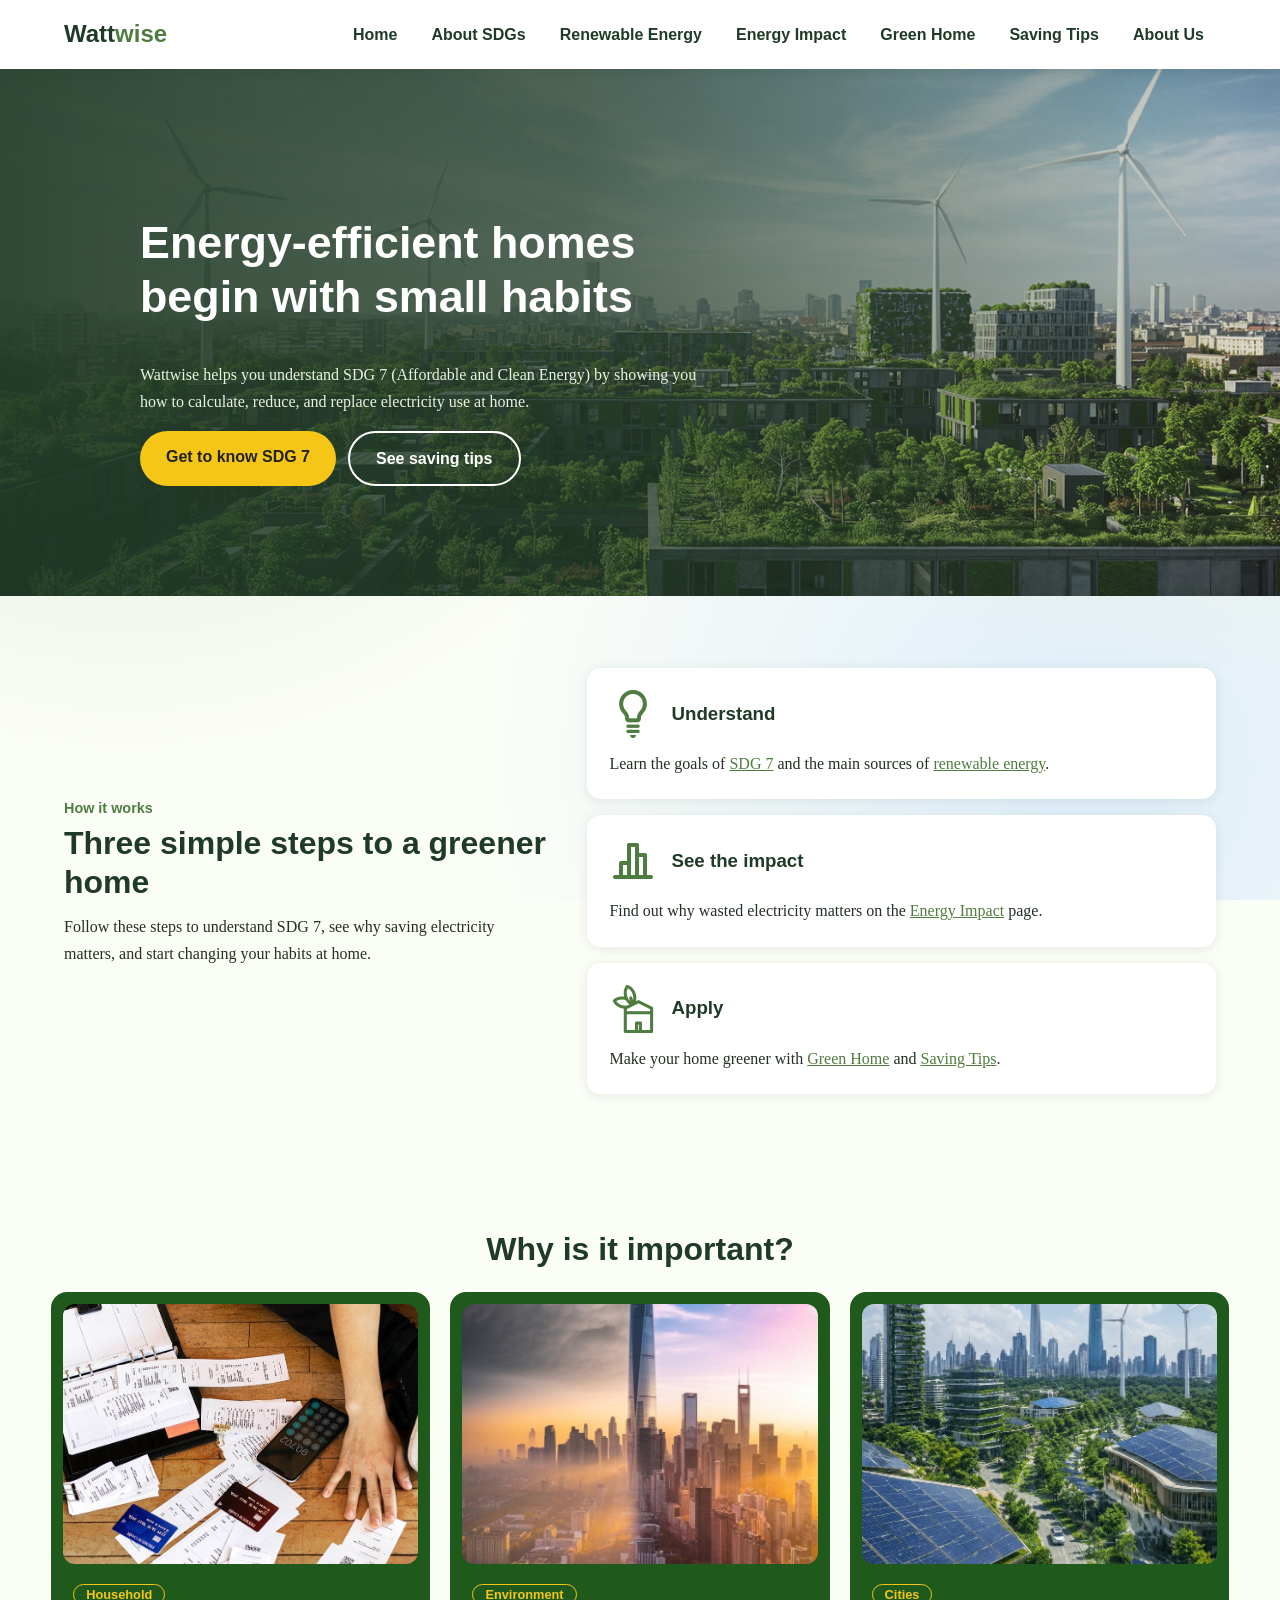
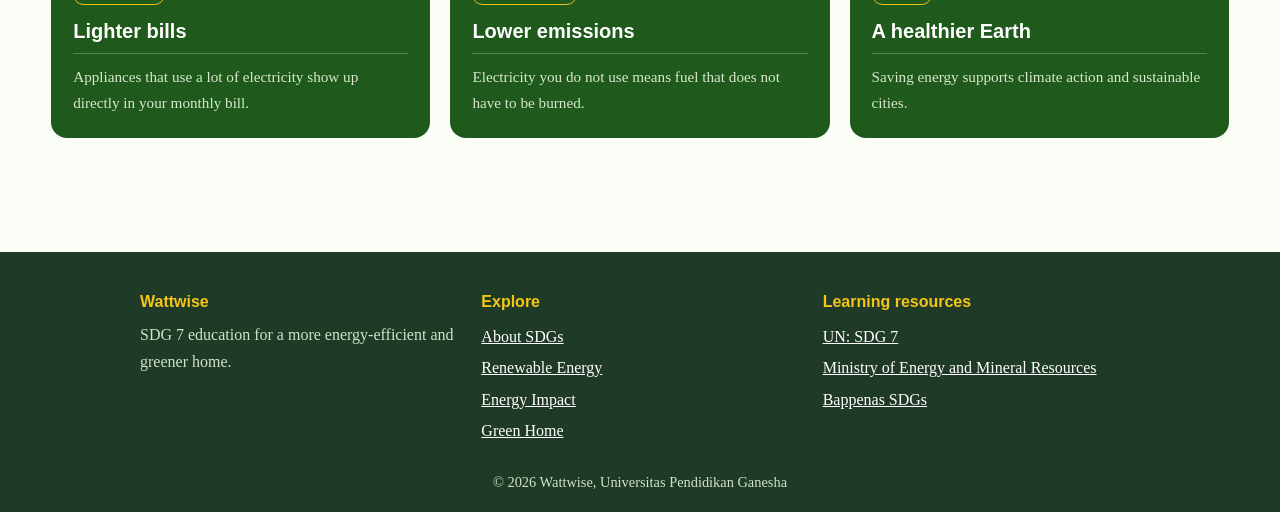
<file: index.html>
<!DOCTYPE html>
<html lang="en">

<head>
  <meta charset="UTF-8">
  <meta name="viewport" content="width=device-width, initial-scale=1">
  <title>Home | Wattwise</title>
  <link rel="stylesheet" href="global.css">
  <link rel="stylesheet" href="home.css">
</head>

<body>
  <header class="nav">
    <a class="logo" href="index.html">Watt<span>wise</span></a>
    <input type="checkbox" id="mn" aria-label="Open menu">
    <label for="mn" class="burger">☰ Menu</label>
    <nav>
      <a href="index.html">Home</a>
      <a href="tentang-sdg.html">About SDGs</a>
      <a href="energi-terbarukan.html">Renewable Energy</a>
      <a href="dampak.html">Energy Impact</a>
      <a href="rumah-hijau.html">Green Home</a>
      <a href="tips.html">Saving Tips</a>
      <a href="tentang.html">About Us</a>
    </nav>
  </header>

  <main>
    <section class="hero">
      <div class="ht">
        <h1>Energy-efficient homes begin with small habits</h1>
        <p>
          Wattwise helps you understand SDG 7 (Affordable and Clean Energy)
          by showing you how to calculate, reduce, and replace electricity use at home.
        </p>
        <div class="pilih start">
          <a class="btn" href="tentang-sdg.html">Get to know SDG 7</a>
          <a class="btn alt" href="tips.html">See saving tips</a>
        </div>
      </div>
    </section>

    <section class="why">
      <div class="why-text">
        <span class="label">How it works</span>
        <h2>Three simple steps to a greener home</h2>
        <p>
          Follow these steps to understand SDG 7, see why saving electricity matters,
          and start changing your habits at home.
        </p>
      </div>

      <ol class="steps">
        <li>
          <img class="vector" src="bulb icon.png" alt="">
          <h3>Understand</h3>
          <p>
            Learn the goals of <a href="tentang-sdg.html">SDG 7</a> and the main sources of
            <a href="energi-terbarukan.html">renewable energy</a>.
          </p>
        </li>
        <li>
          <img class="vector" src="bar icon.png" alt="">
          <h3>See the impact</h3>
          <p>Find out why wasted electricity matters on the <a href="dampak.html">Energy Impact</a> page.</p>
        </li>
        <li>
          <img class="vector" src="home icon.png" alt="">
          <h3>Apply</h3>
          <p>
            Make your home greener with <a href="rumah-hijau.html">Green Home</a> and
            <a href="tips.html">Saving Tips</a>.
          </p>
        </li>
      </ol>
    </section>

    <section class="important">
      <h2>Why is it important?</h2>
      
      <div class="grid">
        <div class="card">
          <img class="foto" src="pay bills.jpg" alt="pay bills">
          <div class="card-body">
            <span class="chip">Household</span>
            <h3>Lighter bills</h3>
            <p>Appliances that use a lot of electricity show up directly in your monthly bill.</p>
          </div>
        </div>
        <div class="card">
          <img class="foto" src="air polution.jpg" alt="air polution">
          <div class="card-body">
            <span class="chip">Environment</span>
            <h3>Lower emissions</h3>
            <p>Electricity you do not use means fuel that does not have to be burned.</p>
          </div>
        </div>
        <div class="card">
          <img class="foto" src="sustainable city.jpg" alt="sustainable city">
          <div class="card-body">
            <span class="chip">Cities</span>
            <h3>A healthier Earth</h3>
            <p>Saving energy supports climate action and sustainable cities.</p>
          </div>
        </div>
      </div>
    </section>
  </main>

  <footer>
    <div class="fgrid">
      <div>
        <strong>Wattwise</strong>
        <p>SDG 7 education for a more energy-efficient and greener home.</p>
      </div>
      <div>
        <strong>Explore</strong>
        <a href="tentang-sdg.html">About SDGs</a>
        <a href="energi-terbarukan.html">Renewable Energy</a>
        <a href="dampak.html">Energy Impact</a>
        <a href="rumah-hijau.html">Green Home</a>
      </div>
      <div>
        <strong>Learning resources</strong>
        <a href="https://sdgs.un.org/goals/goal7" target="_blank" rel="noopener">UN: SDG 7</a>
        <a href="https://www.esdm.go.id" target="_blank" rel="noopener">Ministry of Energy and Mineral Resources</a>
        <a href="https://sdgs.bappenas.go.id" target="_blank" rel="noopener">Bappenas SDGs</a>
      </div>
    </div>
    <p class="copy">© 2026 Wattwise, Universitas Pendidikan Ganesha</p>
  </footer>
</body>

</html>
</file>
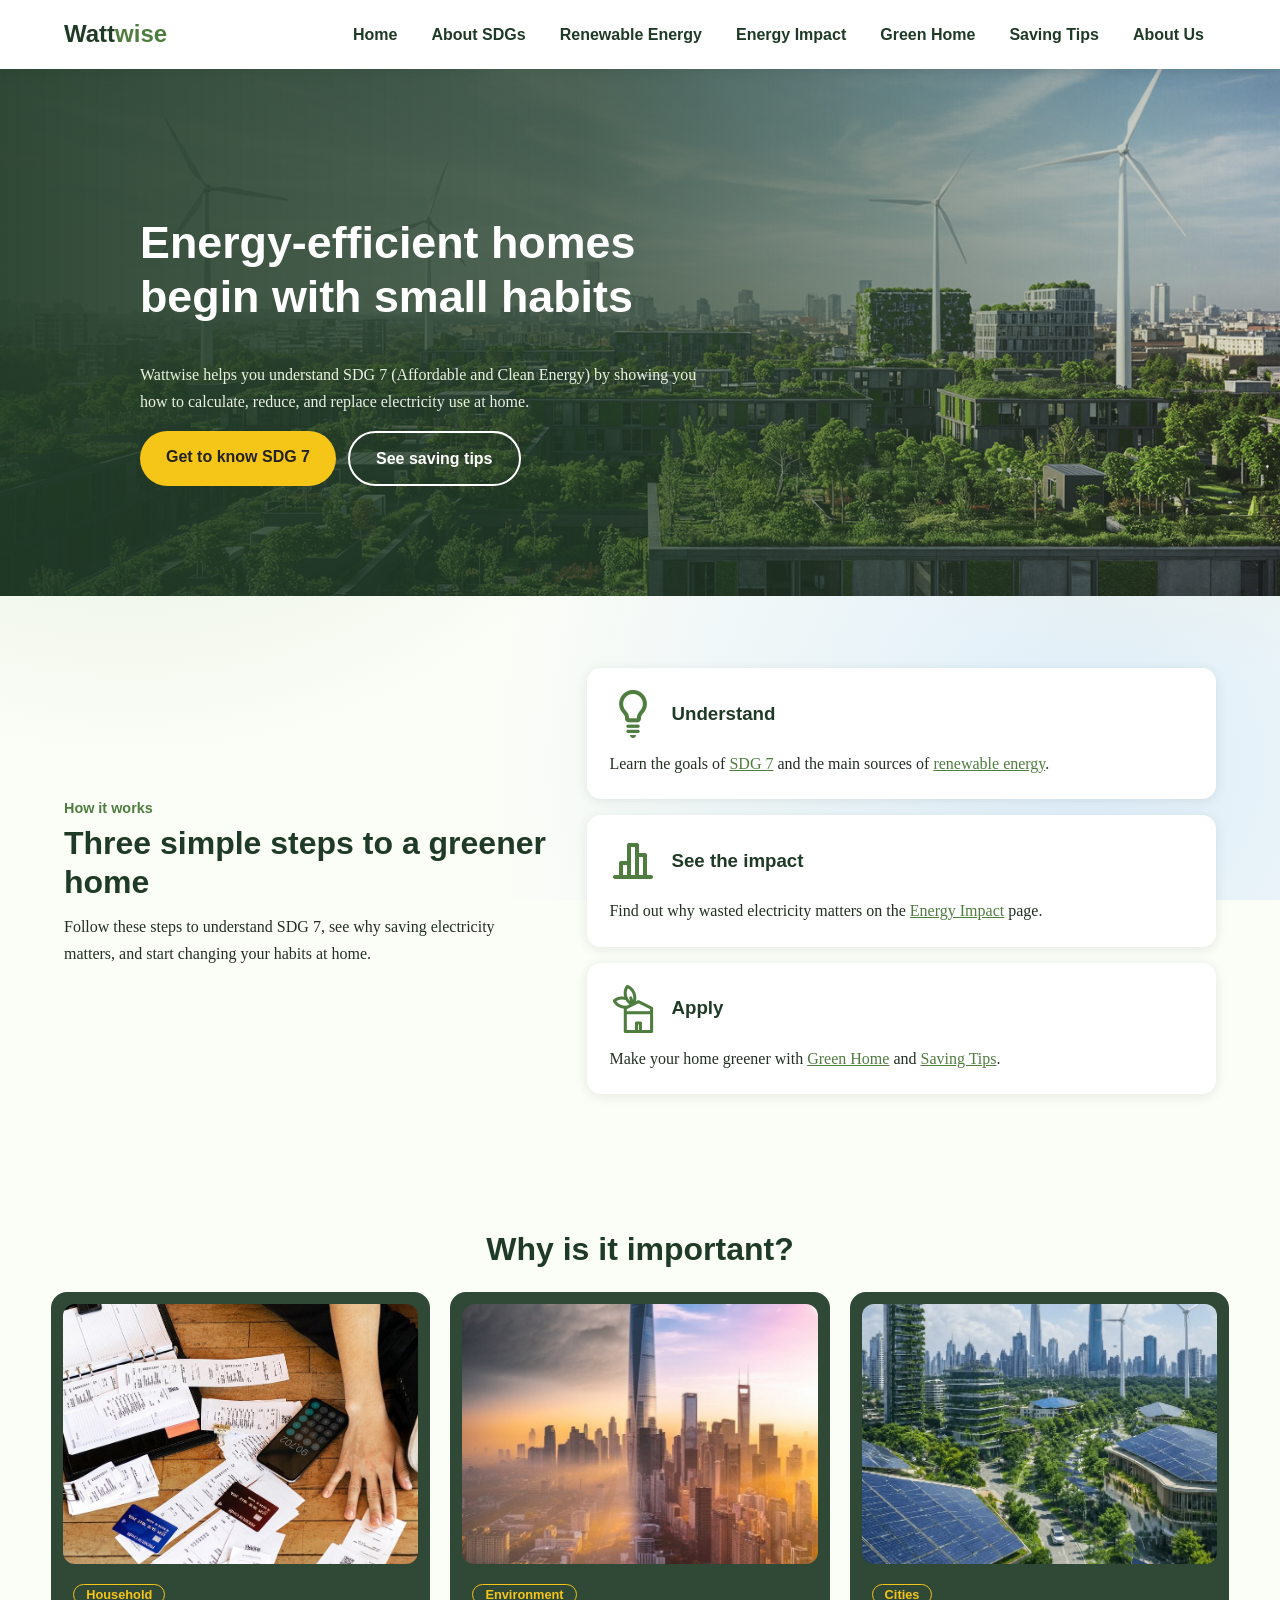
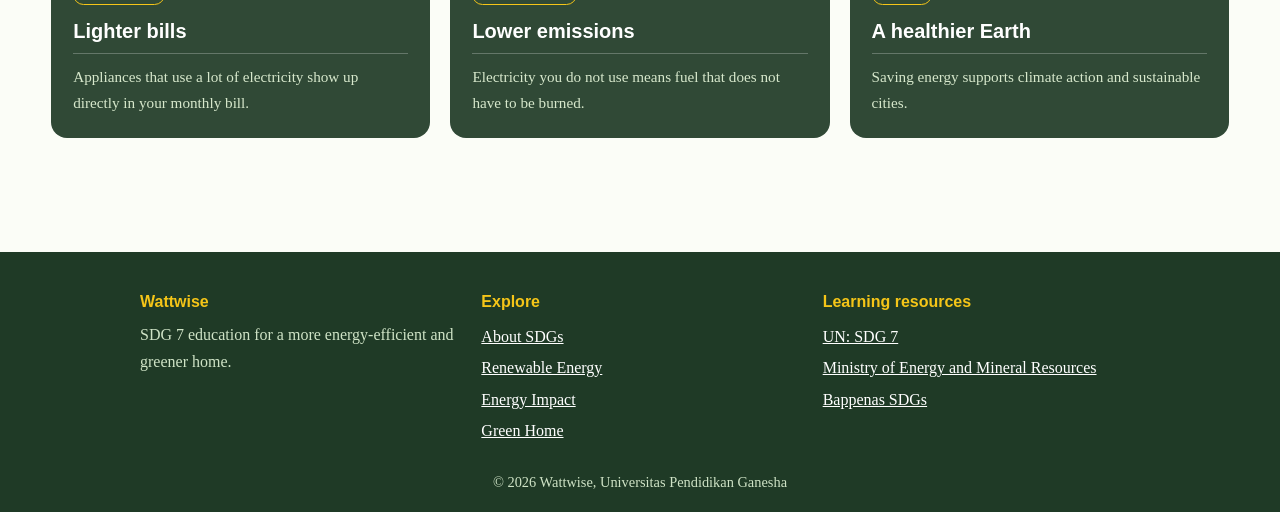
<file: html/index.html>
<!DOCTYPE html>
<html lang="en">

<head>
  <meta charset="UTF-8">
  <meta name="viewport" content="width=device-width, initial-scale=1">
  <title>Home | Wattwise</title>
  <link rel="stylesheet" href="/css/global.css">
  <link rel="stylesheet" href="/css/home.css">
</head>

<body>
  <header class="nav">
    <a class="logo" href="/html/index.html">Watt<span>wise</span></a>
    <input type="checkbox" id="mn" aria-label="Open menu">
    <label for="mn" class="burger">☰ Menu</label>
    <nav>
      <a href="/html/index.html">Home</a>
      <a href="/html/tentang-sdg.html">About SDGs</a>
      <a href="/html/energi-terbarukan.html">Renewable Energy</a>
      <a href="/html/dampak.html">Energy Impact</a>
      <a href="/html/rumah-hijau.html">Green Home</a>
      <a href="/html/tips.html">Saving Tips</a>
      <a href="/html/about-us.html">About Us</a>
    </nav>
  </header>

  <main>
    <section class="hero">
      <div class="ht">
        <h1>Energy-efficient homes begin with small habits</h1>
        <p>
          Wattwise helps you understand SDG 7 (Affordable and Clean Energy)
          by showing you how to calculate, reduce, and replace electricity use at home.
        </p>
        <div class="pilih start">
          <a class="btn" href="/html/tentang-sdg.html">Get to know SDG 7</a>
          <a class="btn alt" href="/html/tips.html">See saving tips</a>
        </div>
      </div>
    </section>

    <section class="why">
      <div class="why-text">
        <span class="label">How it works</span>
        <h2>Three simple steps to a greener home</h2>
        <p>
          Follow these steps to understand SDG 7, see why saving electricity matters,
          and start changing your habits at home.
        </p>
      </div>

      <ol class="steps">
        <li>
          <img class="vector" src="/img/bulb icon.png" alt="">
          <h3>Understand</h3>
          <p>
            Learn the goals of <a href="/html/tentang-sdg.html">SDG 7</a> and the main sources of
            <a href="/html/energi-terbarukan.html">renewable energy</a>.
          </p>
        </li>
        <li>
          <img class="vector" src="/img/bar icon.png" alt="">
          <h3>See the impact</h3>
          <p>Find out why wasted electricity matters on the <a href="/html/dampak.html">Energy Impact</a> page.</p>
        </li>
        <li>
          <img class="vector" src="/img/home icon.png" alt="">
          <h3>Apply</h3>
          <p>
            Make your home greener with <a href="/html/rumah-hijau.html">Green Home</a> and
            <a href="/html/tips.html">Saving Tips</a>.
          </p>
        </li>
      </ol>
    </section>

    <section class="important">
      <h2>Why is it important?</h2>
      
      <div class="grid">
        <div class="card">
          <img class="foto" src="/img/pay bills.jpg" alt="pay bills">
          <div class="card-body">
            <span class="chip">Household</span>
            <h3>Lighter bills</h3>
            <p>Appliances that use a lot of electricity show up directly in your monthly bill.</p>
          </div>
        </div>
        <div class="card">
          <img class="foto" src="/img/air polution.jpg" alt="air polution">
          <div class="card-body">
            <span class="chip">Environment</span>
            <h3>Lower emissions</h3>
            <p>Electricity you do not use means fuel that does not have to be burned.</p>
          </div>
        </div>
        <div class="card">
          <img class="foto" src="/img/sustainable city.jpg" alt="sustainable city">
          <div class="card-body">
            <span class="chip">Cities</span>
            <h3>A healthier Earth</h3>
            <p>Saving energy supports climate action and sustainable cities.</p>
          </div>
        </div>
      </div>
    </section>
  </main>

  <footer>
    <div class="fgrid">
      <div>
        <strong>Wattwise</strong>
        <p>SDG 7 education for a more energy-efficient and greener home.</p>
      </div>
      <div>
        <strong>Explore</strong>
        <a href="about.html">About SDGs</a>
        <a href="/html/energi-terbarukan.html">Renewable Energy</a>
        <a href="/html/dampak.html">Energy Impact</a>
        <a href="/html/rumah-hijau.html">Green Home</a>
      </div>
      <div>
        <strong>Learning resources</strong>
        <a href="https://sdgs.un.org/goals/goal7" target="_blank" rel="noopener">UN: SDG 7</a>
        <a href="https://www.esdm.go.id" target="_blank" rel="noopener">Ministry of Energy and Mineral Resources</a>
        <a href="https://sdgs.bappenas.go.id" target="_blank" rel="noopener">Bappenas SDGs</a>
      </div>
    </div>
    <p class="copy">© 2026 Wattwise, Universitas Pendidikan Ganesha</p>
  </footer>
</body>

</html>
</file>
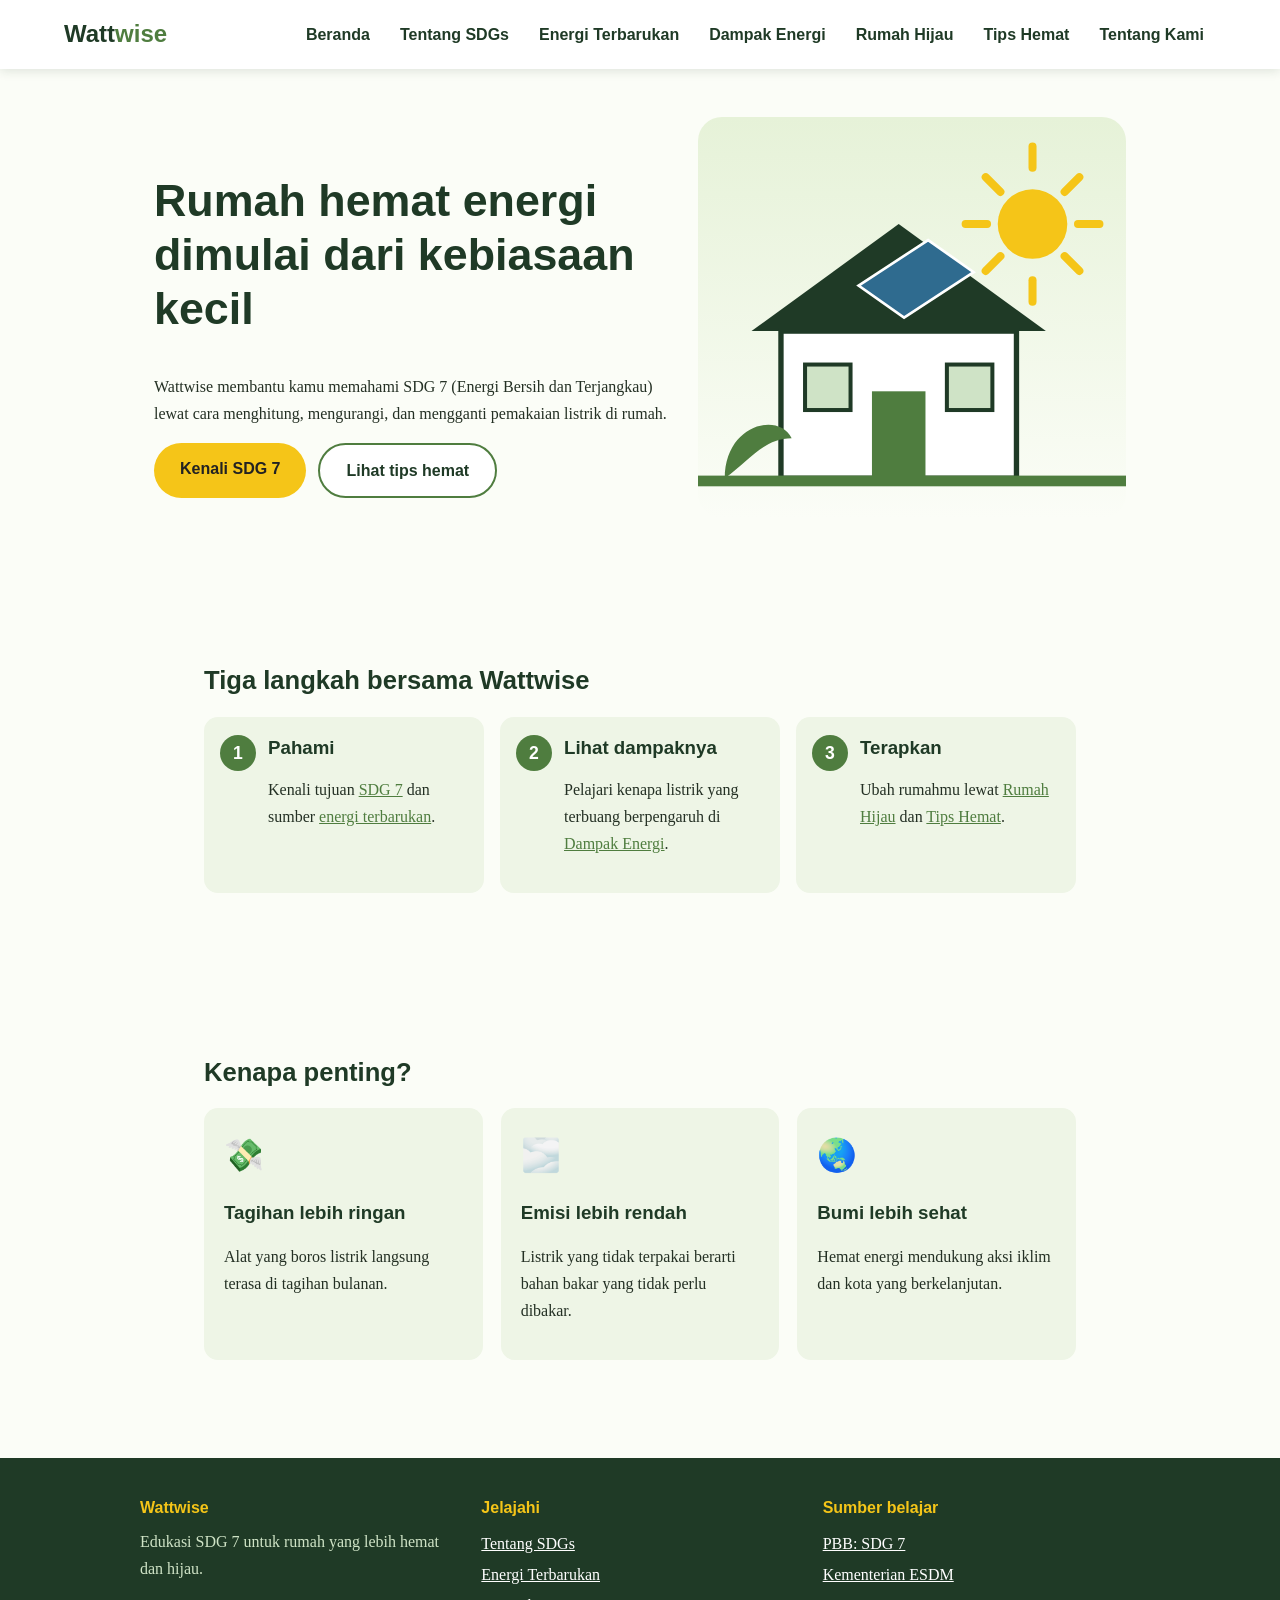
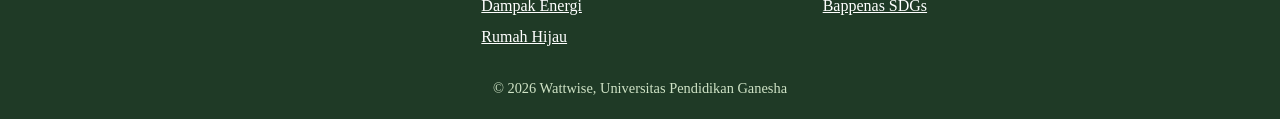
<file: wattwise (2)/index.html>
<!DOCTYPE html>
<html lang="id"><head><meta charset="UTF-8"><meta name="viewport" content="width=device-width, initial-scale=1">
<title>Beranda | Wattwise</title>
<link rel="stylesheet" href="global.css"><link rel="stylesheet" href="home.css"></head><body>
<header class="nav"><a class="logo" href="index.html">Watt<span>wise</span></a><input type="checkbox" id="mn" aria-label="Buka menu"><label for="mn" class="burger">☰ Menu</label>
<nav><a href="index.html">Beranda</a><a href="tentang-sdg.html">Tentang SDGs</a><a href="energi-terbarukan.html">Energi Terbarukan</a><a href="dampak.html">Dampak Energi</a><a href="rumah-hijau.html">Rumah Hijau</a><a href="tips.html">Tips Hemat</a><a href="tentang.html">Tentang Kami</a></nav></header>
<main>
<section class="hero"><div class="ht"><h1>Rumah hemat energi dimulai dari kebiasaan kecil</h1>
<p>Wattwise membantu kamu memahami SDG 7 (Energi Bersih dan Terjangkau) lewat cara menghitung, mengurangi, dan mengganti pemakaian listrik di rumah.</p>
<div class="pilih start"><a class="btn" href="tentang-sdg.html">Kenali SDG 7</a><a class="btn alt" href="tips.html">Lihat tips hemat</a></div></div>
<svg class="art" viewBox="0 0 320 300" role="img" aria-label="Rumah dengan panel surya, matahari, dan daun">
<g class="rays" stroke="#f5c518" stroke-width="6" stroke-linecap="round"><line x1="250" y1="22" x2="250" y2="38"/><line x1="250" y1="122" x2="250" y2="138"/><line x1="200" y1="80" x2="216" y2="80"/><line x1="284" y1="80" x2="300" y2="80"/><line x1="215" y1="45" x2="226" y2="56"/><line x1="274" y1="104" x2="285" y2="115"/><line x1="285" y1="45" x2="274" y2="56"/><line x1="226" y1="104" x2="215" y2="115"/></g>
<circle cx="250" cy="80" r="26" fill="#f5c518"/>
<polygon points="40,160 150,80 260,160" fill="#1f3a26"/><polygon points="120,126 172,92 206,116 154,150" fill="#2f6b8f" stroke="#fff" stroke-width="2"/>
<rect x="62" y="160" width="176" height="110" fill="#fff" stroke="#1f3a26" stroke-width="4"/>
<rect x="130" y="205" width="40" height="65" fill="#4f7d3f"/><rect x="80" y="185" width="34" height="34" fill="#cfe3c6" stroke="#1f3a26" stroke-width="3"/><rect x="186" y="185" width="34" height="34" fill="#cfe3c6" stroke="#1f3a26" stroke-width="3"/>
<path d="M20 270 C20 230 60 220 70 240 C50 240 40 255 20 270Z" fill="#4f7d3f"/><rect x="0" y="268" width="320" height="8" fill="#4f7d3f"/></svg></section>
<section><h2>Tiga langkah bersama Wattwise</h2><ol class="steps">
<li><h3>Pahami</h3><p>Kenali tujuan <a href="tentang-sdg.html">SDG 7</a> dan sumber <a href="energi-terbarukan.html">energi terbarukan</a>.</p></li>
<li><h3>Lihat dampaknya</h3><p>Pelajari kenapa listrik yang terbuang berpengaruh di <a href="dampak.html">Dampak Energi</a>.</p></li>
<li><h3>Terapkan</h3><p>Ubah rumahmu lewat <a href="rumah-hijau.html">Rumah Hijau</a> dan <a href="tips.html">Tips Hemat</a>.</p></li></ol></section>
<section><h2>Kenapa penting?</h2><div class="grid">
<div class="card"><span class="ico">💸</span><h3>Tagihan lebih ringan</h3><p>Alat yang boros listrik langsung terasa di tagihan bulanan.</p></div>
<div class="card"><span class="ico">🌫️</span><h3>Emisi lebih rendah</h3><p>Listrik yang tidak terpakai berarti bahan bakar yang tidak perlu dibakar.</p></div>
<div class="card"><span class="ico">🌏</span><h3>Bumi lebih sehat</h3><p>Hemat energi mendukung aksi iklim dan kota yang berkelanjutan.</p></div></div></section>

</main><footer><div class="fgrid"><div><strong>Wattwise</strong><p>Edukasi SDG 7 untuk rumah yang lebih hemat dan hijau.</p></div>
<div><strong>Jelajahi</strong><a href="tentang-sdg.html">Tentang SDGs</a><a href="energi-terbarukan.html">Energi Terbarukan</a><a href="dampak.html">Dampak Energi</a><a href="rumah-hijau.html">Rumah Hijau</a></div>
<div><strong>Sumber belajar</strong><a href="https://sdgs.un.org/goals/goal7" target="_blank" rel="noopener">PBB: SDG 7</a><a href="https://www.esdm.go.id" target="_blank" rel="noopener">Kementerian ESDM</a><a href="https://sdgs.bappenas.go.id" target="_blank" rel="noopener">Bappenas SDGs</a></div></div>
<p class="copy">© 2026 Wattwise, Universitas Pendidikan Ganesha</p></footer>
</body></html>
</file>
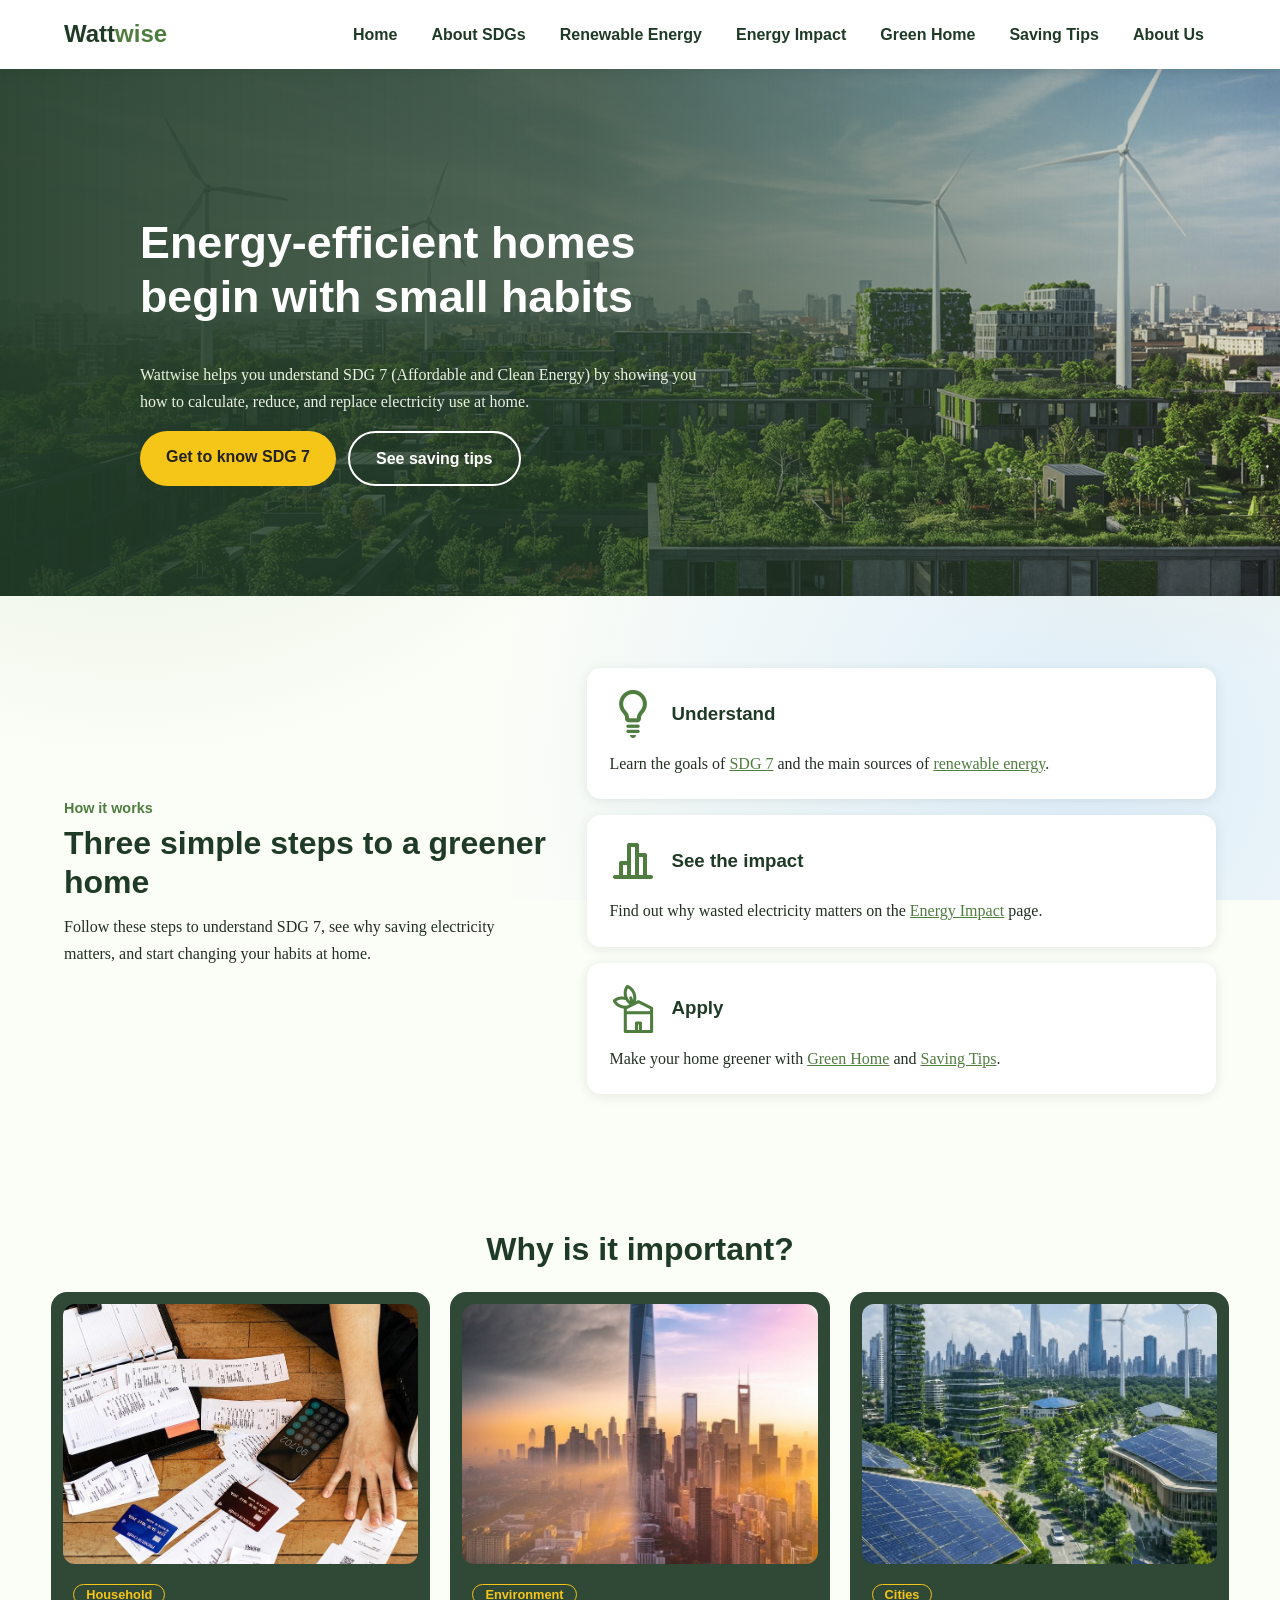
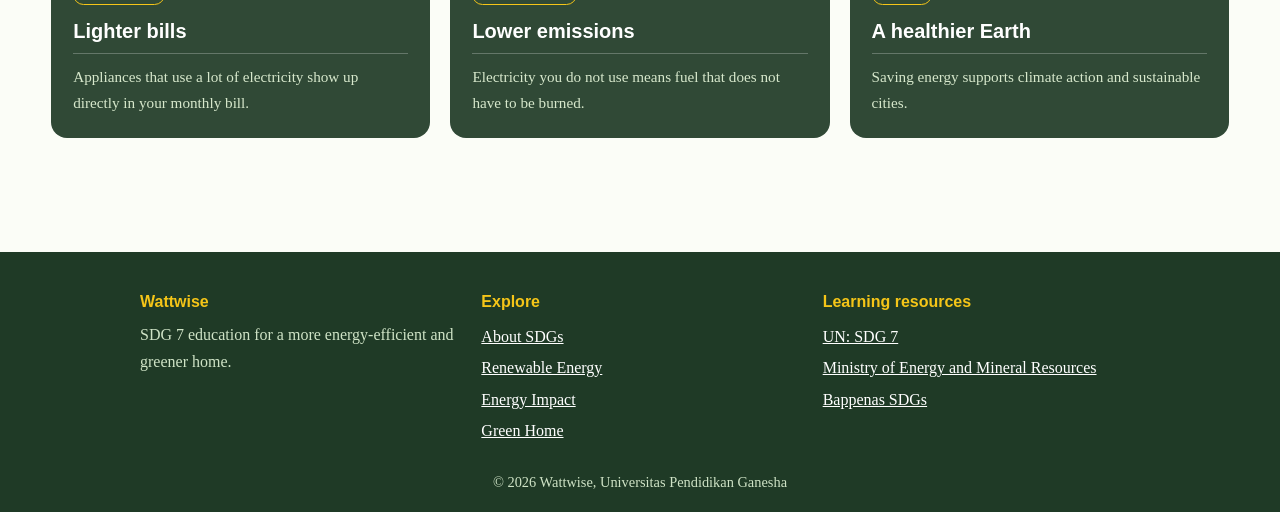
<file: nadin/code/index.html>
<!DOCTYPE html>
<html lang="en">

<head>
  <meta charset="UTF-8">
  <meta name="viewport" content="width=device-width, initial-scale=1">
  <title>Home | Wattwise</title>
  <link rel="stylesheet" href="global.css">
  <link rel="stylesheet" href="home.css">
</head>

<body>
  <header class="nav">
    <a class="logo" href="index.html">Watt<span>wise</span></a>
    <input type="checkbox" id="mn" aria-label="Open menu">
    <label for="mn" class="burger">☰ Menu</label>
    <nav>
      <a href="index.html">Home</a>
      <a href="tentang-sdg.html">About SDGs</a>
      <a href="energi-terbarukan.html">Renewable Energy</a>
      <a href="dampak.html">Energy Impact</a>
      <a href="rumah-hijau.html">Green Home</a>
      <a href="/denis/code/tips.html">Saving Tips</a>
      <a href="/denis/code/about-us.html">About Us</a>
    </nav>
  </header>

  <main>
    <section class="hero">
      <div class="ht">
        <h1>Energy-efficient homes begin with small habits</h1>
        <p>
          Wattwise helps you understand SDG 7 (Affordable and Clean Energy)
          by showing you how to calculate, reduce, and replace electricity use at home.
        </p>
        <div class="pilih start">
          <a class="btn" href="tentang-sdg.html">Get to know SDG 7</a>
          <a class="btn alt" href="/denis/code/tips.html">See saving tips</a>
        </div>
      </div>
    </section>

    <section class="why">
      <div class="why-text">
        <span class="label">How it works</span>
        <h2>Three simple steps to a greener home</h2>
        <p>
          Follow these steps to understand SDG 7, see why saving electricity matters,
          and start changing your habits at home.
        </p>
      </div>

      <ol class="steps">
        <li>
          <img class="vector" src="/nadin/imgs/bulb icon.png" alt="">
          <h3>Understand</h3>
          <p>
            Learn the goals of <a href="tentang-sdg.html">SDG 7</a> and the main sources of
            <a href="energi-terbarukan.html">renewable energy</a>.
          </p>
        </li>
        <li>
          <img class="vector" src="/nadin/imgs/bar icon.png" alt="">
          <h3>See the impact</h3>
          <p>Find out why wasted electricity matters on the <a href="dampak.html">Energy Impact</a> page.</p>
        </li>
        <li>
          <img class="vector" src="/nadin/imgs/home icon.png" alt="">
          <h3>Apply</h3>
          <p>
            Make your home greener with <a href="rumah-hijau.html">Green Home</a> and
            <a href="/denis/code/tips.html">Saving Tips</a>.
          </p>
        </li>
      </ol>
    </section>

    <section class="important">
      <h2>Why is it important?</h2>
      
      <div class="grid">
        <div class="card">
          <img class="foto" src="/nadin/imgs/pay bills.jpg" alt="pay bills">
          <div class="card-body">
            <span class="chip">Household</span>
            <h3>Lighter bills</h3>
            <p>Appliances that use a lot of electricity show up directly in your monthly bill.</p>
          </div>
        </div>
        <div class="card">
          <img class="foto" src="/nadin/imgs/air polution.jpg" alt="air polution">
          <div class="card-body">
            <span class="chip">Environment</span>
            <h3>Lower emissions</h3>
            <p>Electricity you do not use means fuel that does not have to be burned.</p>
          </div>
        </div>
        <div class="card">
          <img class="foto" src="/nadin/imgs/sustainable city.jpg" alt="sustainable city">
          <div class="card-body">
            <span class="chip">Cities</span>
            <h3>A healthier Earth</h3>
            <p>Saving energy supports climate action and sustainable cities.</p>
          </div>
        </div>
      </div>
    </section>
  </main>

  <footer>
    <div class="fgrid">
      <div>
        <strong>Wattwise</strong>
        <p>SDG 7 education for a more energy-efficient and greener home.</p>
      </div>
      <div>
        <strong>Explore</strong>
        <a href="about.html">About SDGs</a>
        <a href="energi-terbarukan.html">Renewable Energy</a>
        <a href="dampak.html">Energy Impact</a>
        <a href="rumah-hijau.html">Green Home</a>
      </div>
      <div>
        <strong>Learning resources</strong>
        <a href="https://sdgs.un.org/goals/goal7" target="_blank" rel="noopener">UN: SDG 7</a>
        <a href="https://www.esdm.go.id" target="_blank" rel="noopener">Ministry of Energy and Mineral Resources</a>
        <a href="https://sdgs.bappenas.go.id" target="_blank" rel="noopener">Bappenas SDGs</a>
      </div>
    </div>
    <p class="copy">© 2026 Wattwise, Universitas Pendidikan Ganesha</p>
  </footer>
</body>

</html>
</file>
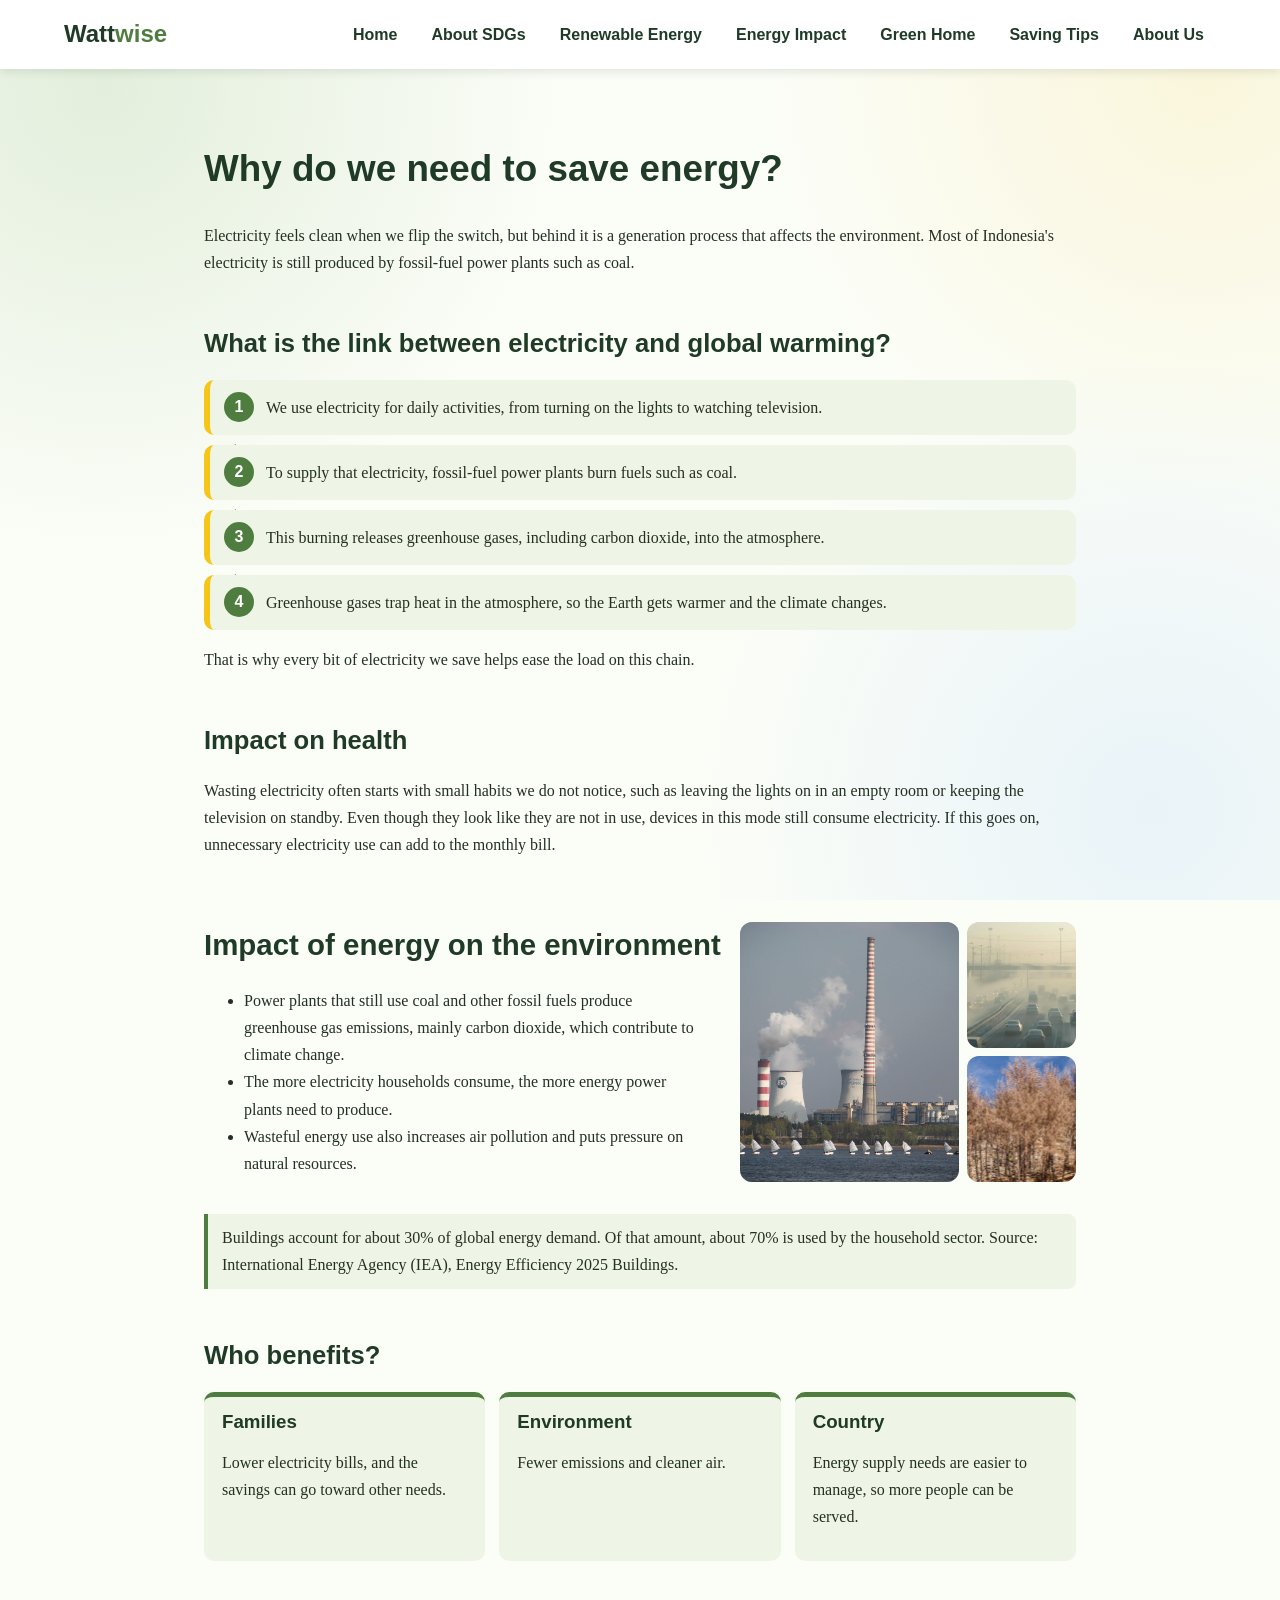
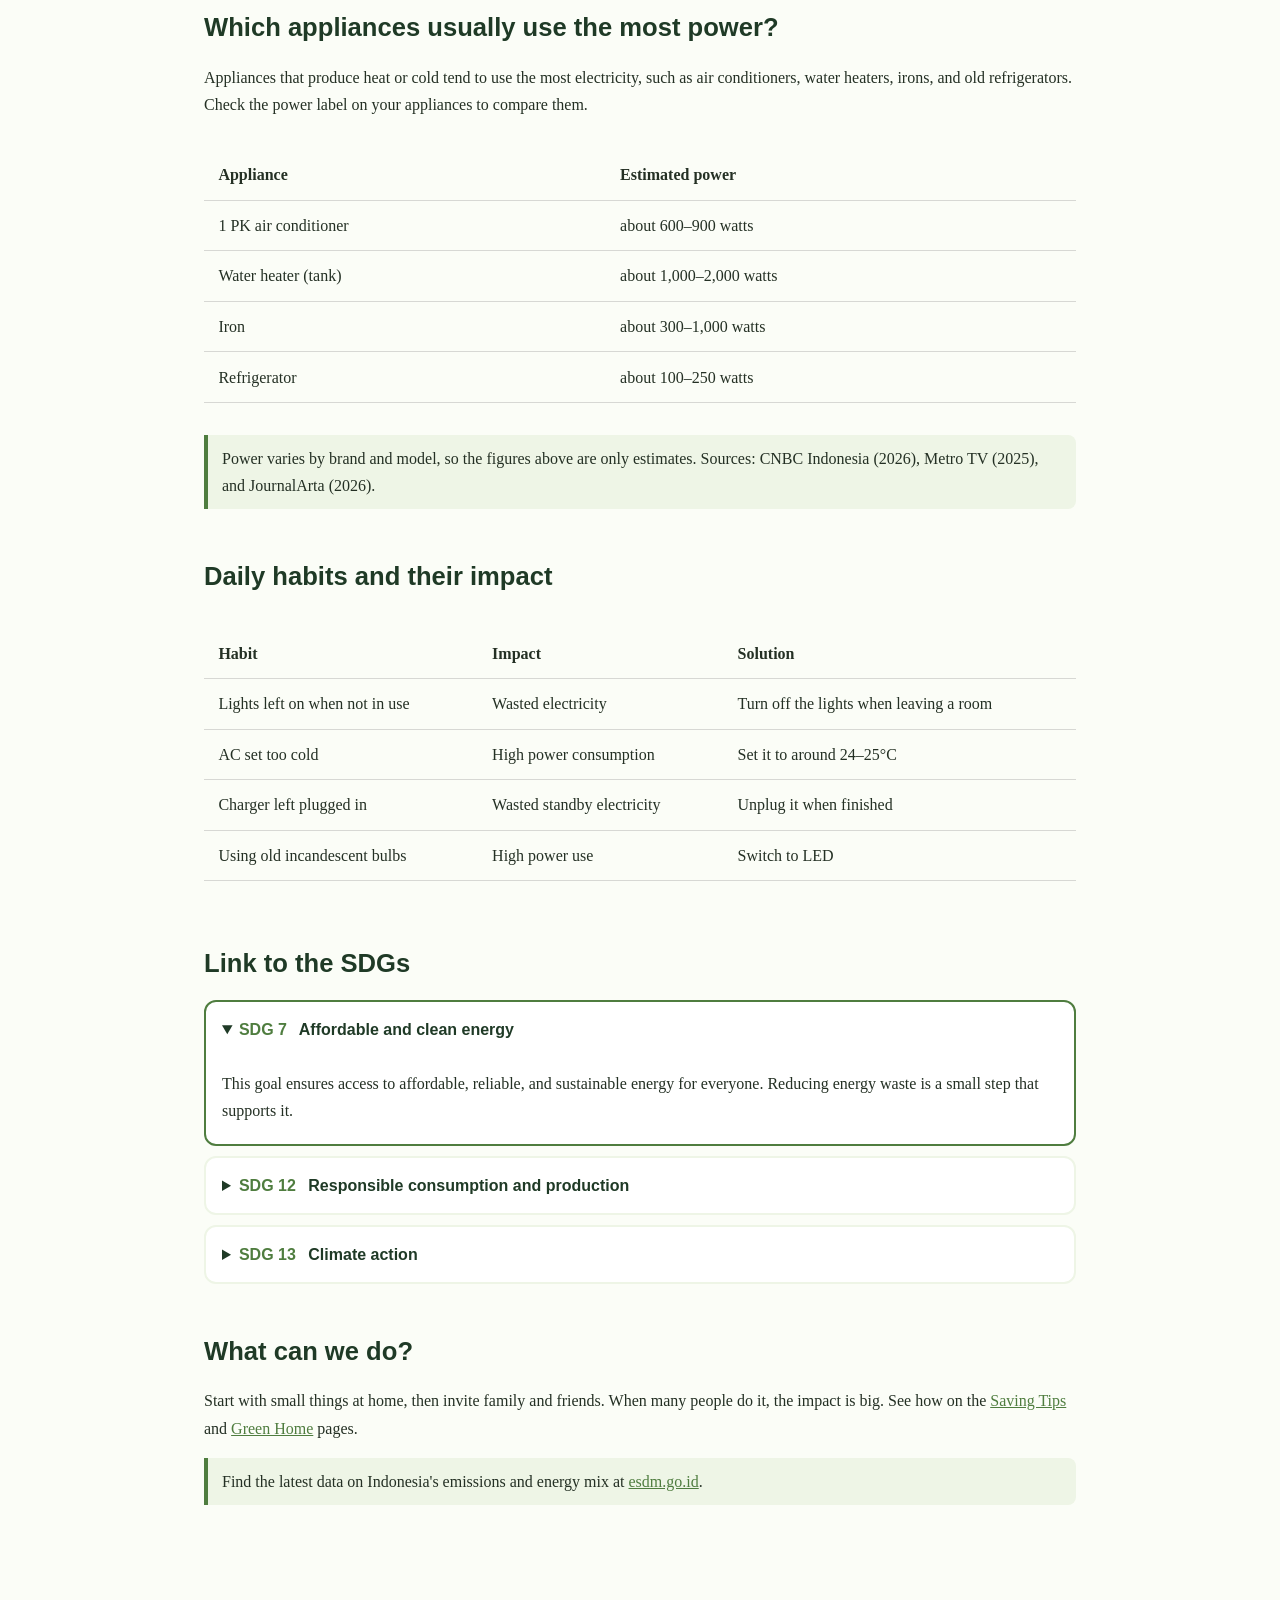
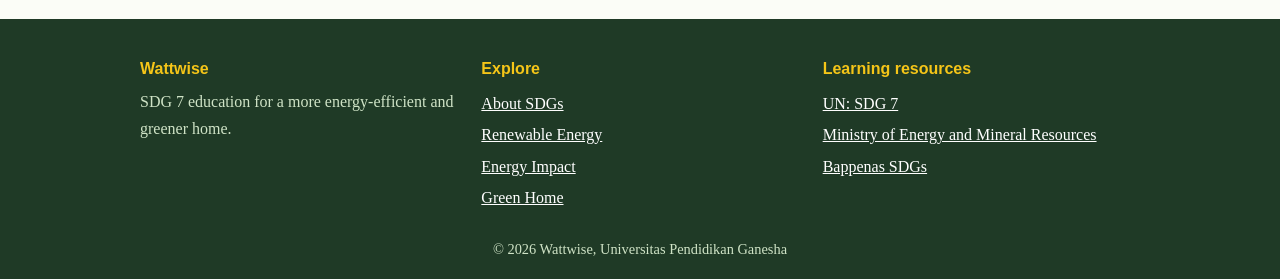
<file: dampak.html>
<!DOCTYPE html>
<html lang="en"><head><meta charset="UTF-8"><meta name="viewport" content="width=device-width, initial-scale=1">
<title>Energy Impact | Wattwise</title>
<link rel="stylesheet" href="global.css"><link rel="stylesheet" href="dampak.css"></head><body>
<header class="nav">
  <a class="logo" href="index.html">Watt<span>wise</span></a>
  <input type="checkbox" id="mn" aria-label="Open menu">
  <label for="mn" class="burger">☰ Menu</label>
  <nav>
    <a href="index.html">Home</a>
    <a href="tentang-sdg.html">About SDGs</a>
    <a href="energi-terbarukan.html">Renewable Energy</a>
    <a href="dampak.html">Energy Impact</a>
    <a href="rumah-hijau.html">Green Home</a>
    <a href="tips.html">Saving Tips</a>
    <a href="tentang.html">About Us</a>
  </nav>
</header>
<main>
<section><h1>Why do we need to save energy?</h1>
<p>Electricity feels clean when we flip the switch, but behind it is a generation process that affects the environment. Most of Indonesia's electricity is still produced by fossil-fuel power plants such as coal.</p>

<h2>What is the link between electricity and global warming?</h2>
<ol class="alur"><li>We use electricity for daily activities, from turning on the lights to watching television.</li><li>To supply that electricity, fossil-fuel power plants burn fuels such as coal.</li><li>This burning releases greenhouse gases, including carbon dioxide, into the atmosphere.</li><li>Greenhouse gases trap heat in the atmosphere, so the Earth gets warmer and the climate changes.</li></ol>
<p>That is why every bit of electricity we save helps ease the load on this chain.</p>

<h2>Impact on health</h2>
<p>Wasting electricity often starts with small habits we do not notice, such as leaving the lights on in an empty room or keeping the television on standby. Even though they look like they are not in use, devices in this mode still consume electricity. If this goes on, unnecessary electricity use can add to the monthly bill.</p>

<div class="dampak-split">
  <div class="dampak-teks">
    <h2>Impact of energy on the environment</h2>
    <ul>
      <li>Power plants that still use coal and other fossil fuels produce greenhouse gas emissions, mainly carbon dioxide, which contribute to climate change.</li>
      <li>The more electricity households consume, the more energy power plants need to produce.</li>
      <li>Wasteful energy use also increases air pollution and puts pressure on natural resources.</li>
    </ul>
  </div>

  <div class="foto-grid">
    <figure class="besar"><img src="dampak-1.jpg" alt="Power plant smokestacks" loading="lazy"></figure>
    <figure><img src="dampak-2.png" alt="Air pollution in the city" loading="lazy"></figure>
    <figure><img src="dampak-3.png" alt="Flooding or drought caused by climate change" loading="lazy"></figure>
  </div>
</div>

<p class="note">Buildings account for about 30% of global energy demand. Of that amount, about 70% is used by the household sector. Source: International Energy Agency (IEA), Energy Efficiency 2025 Buildings.</p>

<h2>Who benefits?</h2><div class="untung">
<div><h3>Families</h3><p>Lower electricity bills, and the savings can go toward other needs.</p></div>
<div><h3>Environment</h3><p>Fewer emissions and cleaner air.</p></div>
<div><h3>Country</h3><p>Energy supply needs are easier to manage, so more people can be served.</p></div></div>

<h2>Which appliances usually use the most power?</h2>
<p>Appliances that produce heat or cold tend to use the most electricity, such as air conditioners, water heaters, irons, and old refrigerators. Check the power label on your appliances to compare them.</p>
<div class="tabel-wrap"><table class="tabel">
<thead><tr><th>Appliance</th><th>Estimated power</th></tr></thead>
<tbody>
<tr><td>1 PK air conditioner</td><td>about 600–900 watts</td></tr>
<tr><td>Water heater (tank)</td><td>about 1,000–2,000 watts</td></tr>
<tr><td>Iron</td><td>about 300–1,000 watts</td></tr>
<tr><td>Refrigerator</td><td>about 100–250 watts</td></tr>
</tbody></table></div>
<p class="note">Power varies by brand and model, so the figures above are only estimates. Sources: CNBC Indonesia (2026), Metro TV (2025), and JournalArta (2026).</p>

<h2>Daily habits and their impact</h2>
<div class="tabel-wrap"><table class="tabel">
<thead><tr><th>Habit</th><th>Impact</th><th>Solution</th></tr></thead>
<tbody>
<tr><td>Lights left on when not in use</td><td>Wasted electricity</td><td>Turn off the lights when leaving a room</td></tr>
<tr><td>AC set too cold</td><td>High power consumption</td><td>Set it to around 24–25°C</td></tr>
<tr><td>Charger left plugged in</td><td>Wasted standby electricity</td><td>Unplug it when finished</td></tr>
<tr><td>Using old incandescent bulbs</td><td>High power use</td><td>Switch to LED</td></tr>
</tbody></table></div>

<h2>Link to the SDGs</h2>
<details open><summary><b>SDG 7</b> Affordable and clean energy</summary><p>This goal ensures access to affordable, reliable, and sustainable energy for everyone. Reducing energy waste is a small step that supports it.</p></details>
<details><summary><b>SDG 12</b> Responsible consumption and production</summary><p>Using energy only as much as we need is a form of responsible consumption.</p></details>
<details><summary><b>SDG 13</b> Climate action</summary><p>Using less electricity from fossil fuels helps reduce emissions.</p></details>

<h2>What can we do?</h2>
<p>Start with small things at home, then invite family and friends. When many people do it, the impact is big. See how on the <a href="tips.html">Saving Tips</a> and <a href="rumah-hijau.html">Green Home</a> pages.</p>

<p class="note">Find the latest data on Indonesia's emissions and energy mix at <a href="https://www.esdm.go.id" target="_blank" rel="noopener">esdm.go.id</a>.</p></section>
</main><footer><div class="fgrid"><div><strong>Wattwise</strong><p>SDG 7 education for a more energy-efficient and greener home.</p></div>
<div><strong>Explore</strong><a href="tentang-sdg.html">About SDGs</a><a href="energi-terbarukan.html">Renewable Energy</a><a href="dampak.html">Energy Impact</a><a href="rumah-hijau.html">Green Home</a></div>
<div><strong>Learning resources</strong><a href="https://sdgs.un.org/goals/goal7" target="_blank" rel="noopener">UN: SDG 7</a><a href="https://www.esdm.go.id" target="_blank" rel="noopener">Ministry of Energy and Mineral Resources</a><a href="https://sdgs.bappenas.go.id" target="_blank" rel="noopener">Bappenas SDGs</a></div></div>
<p class="copy">© 2026 Wattwise, Universitas Pendidikan Ganesha</p></footer>
</body></html>
</file>
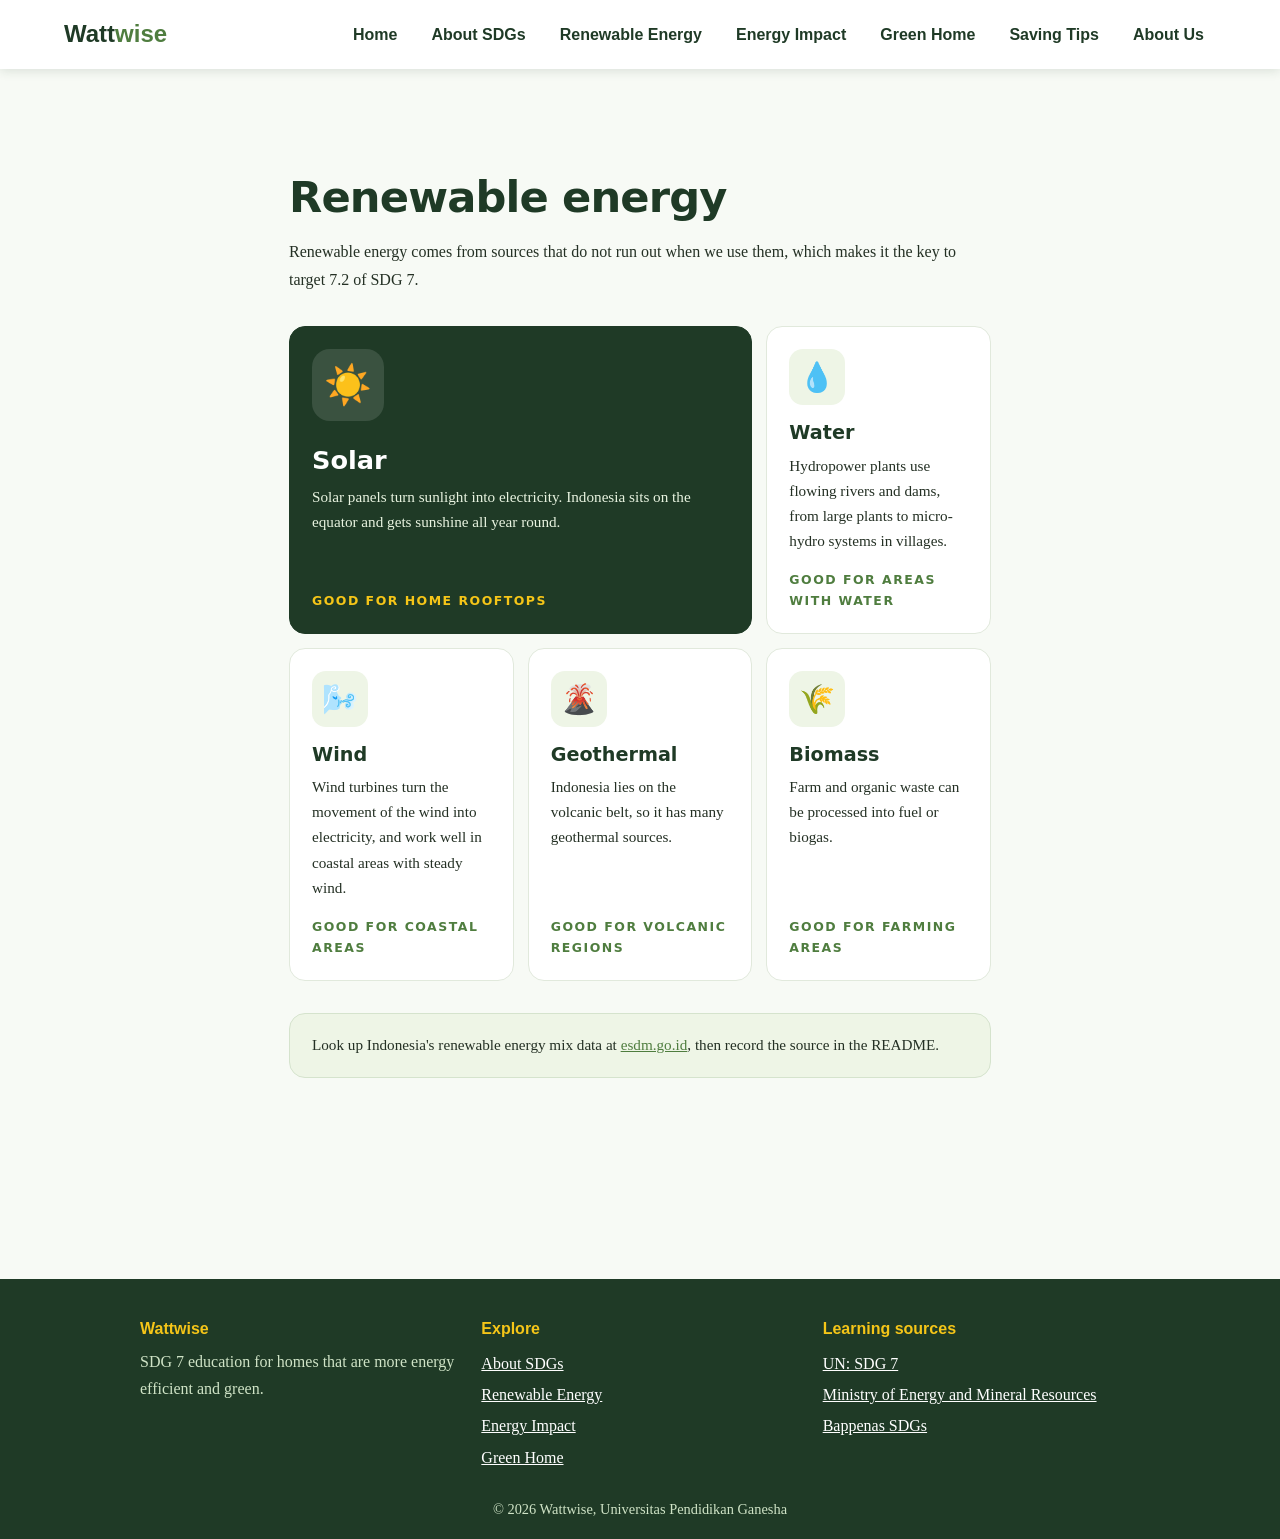
<file: energi-terbarukan.html>
<!doctype html>
<html lang="en">
  <head>
    <meta charset="UTF-8" />
    <meta name="viewport" content="width=device-width, initial-scale=1" />
    <title>Renewable Energy | Wattwise</title>
    <link rel="stylesheet" href="global.css" />
    <link rel="stylesheet" href="renewable.css" />
  </head>
  <body>
    <header class="nav">
      <a class="logo" href="index.html">Watt<span>wise</span></a>
      <input type="checkbox" id="mn" aria-label="Open menu" />
      <label for="mn" class="burger">☰ Menu</label>
      <nav>
        <a href="index.html">Home</a>
        <a href="tentang-sdg.html">About SDGs</a>
        <a href="energi-terbarukan.html">Renewable Energy</a>
        <a href="dampak.html">Energy Impact</a>
        <a href="rumah-hijau.html">Green Home</a>
        <a href="tips.html">Saving Tips</a>
        <a href="tentang.html">About Us</a>
      </nav>
    </header>
    <main>
      <section>
        <h1>Renewable energy</h1>
        <p>
          Renewable energy comes from sources that do not run out when we use
          them, which makes it the key to target 7.2 of SDG 7.
        </p>
        <div class="src">
          <article>
            <span class="ico">☀️</span>
            <h3>Solar</h3>
            <p>
              Solar panels turn sunlight into electricity. Indonesia sits on the
              equator and gets sunshine all year round.
            </p>
            <small>Good for home rooftops</small>
          </article>
          <article>
            <span class="ico">💧</span>
            <h3>Water</h3>
            <p>
              Hydropower plants use flowing rivers and dams, from large plants
              to micro-hydro systems in villages.
            </p>
            <small>Good for areas with water</small>
          </article>
          <article>
            <span class="ico">🌬️</span>
            <h3>Wind</h3>
            <p>
              Wind turbines turn the movement of the wind into electricity, and
              work well in coastal areas with steady wind.
            </p>
            <small>Good for coastal areas</small>
          </article>
          <article>
            <span class="ico">🌋</span>
            <h3>Geothermal</h3>
            <p>
              Indonesia lies on the volcanic belt, so it has many geothermal
              sources.
            </p>
            <small>Good for volcanic regions</small>
          </article>
          <article>
            <span class="ico">🌾</span>
            <h3>Biomass</h3>
            <p>
              Farm and organic waste can be processed into fuel or biogas.
            </p>
            <small>Good for farming areas</small>
          </article>
        </div>
        <p class="note">
          Look up Indonesia's renewable energy mix data at
          <a href="https://www.esdm.go.id" target="_blank" rel="noopener"
            >esdm.go.id</a
          >, then record the source in the README.
        </p>
      </section>
    </main>
    <footer>
      <div class="fgrid">
        <div>
          <strong>Wattwise</strong>
          <p>SDG 7 education for homes that are more energy efficient and green.</p>
        </div>
        <div>
          <strong>Explore</strong>
          <a href="tentang-sdg.html">About SDGs</a>
          <a href="energi-terbarukan.html">Renewable Energy</a>
          <a href="dampak.html">Energy Impact</a>
          <a href="rumah-hijau.html">Green Home</a>
        </div>
        <div>
          <strong>Learning sources</strong>
          <a
            href="https://sdgs.un.org/goals/goal7"
            target="_blank"
            rel="noopener"
            >UN: SDG 7</a
          >
          <a href="https://www.esdm.go.id" target="_blank" rel="noopener"
            >Ministry of Energy and Mineral Resources</a
          >
          <a href="https://sdgs.bappenas.go.id" target="_blank" rel="noopener"
            >Bappenas SDGs</a
          >
        </div>
      </div>
      <p class="copy">© 2026 Wattwise, Universitas Pendidikan Ganesha</p>
    </footer>
  </body>
</html>
</file>
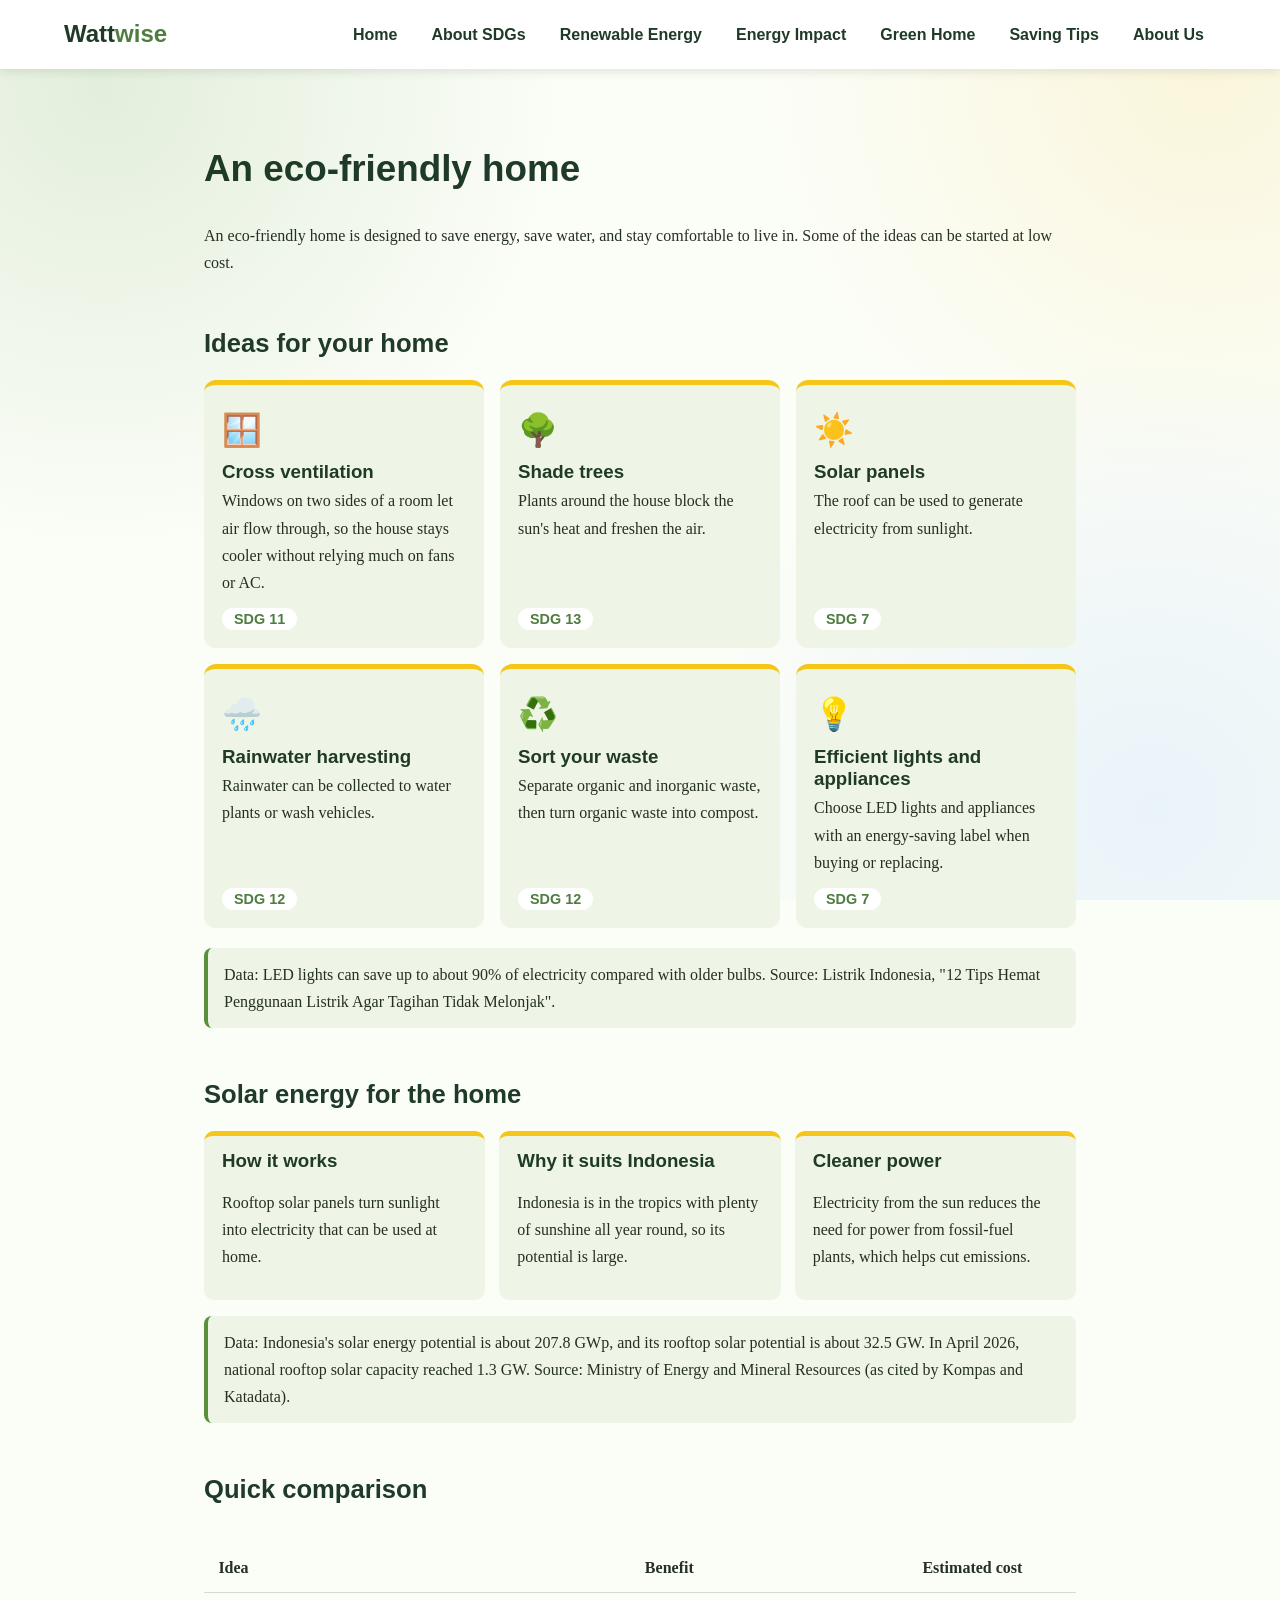
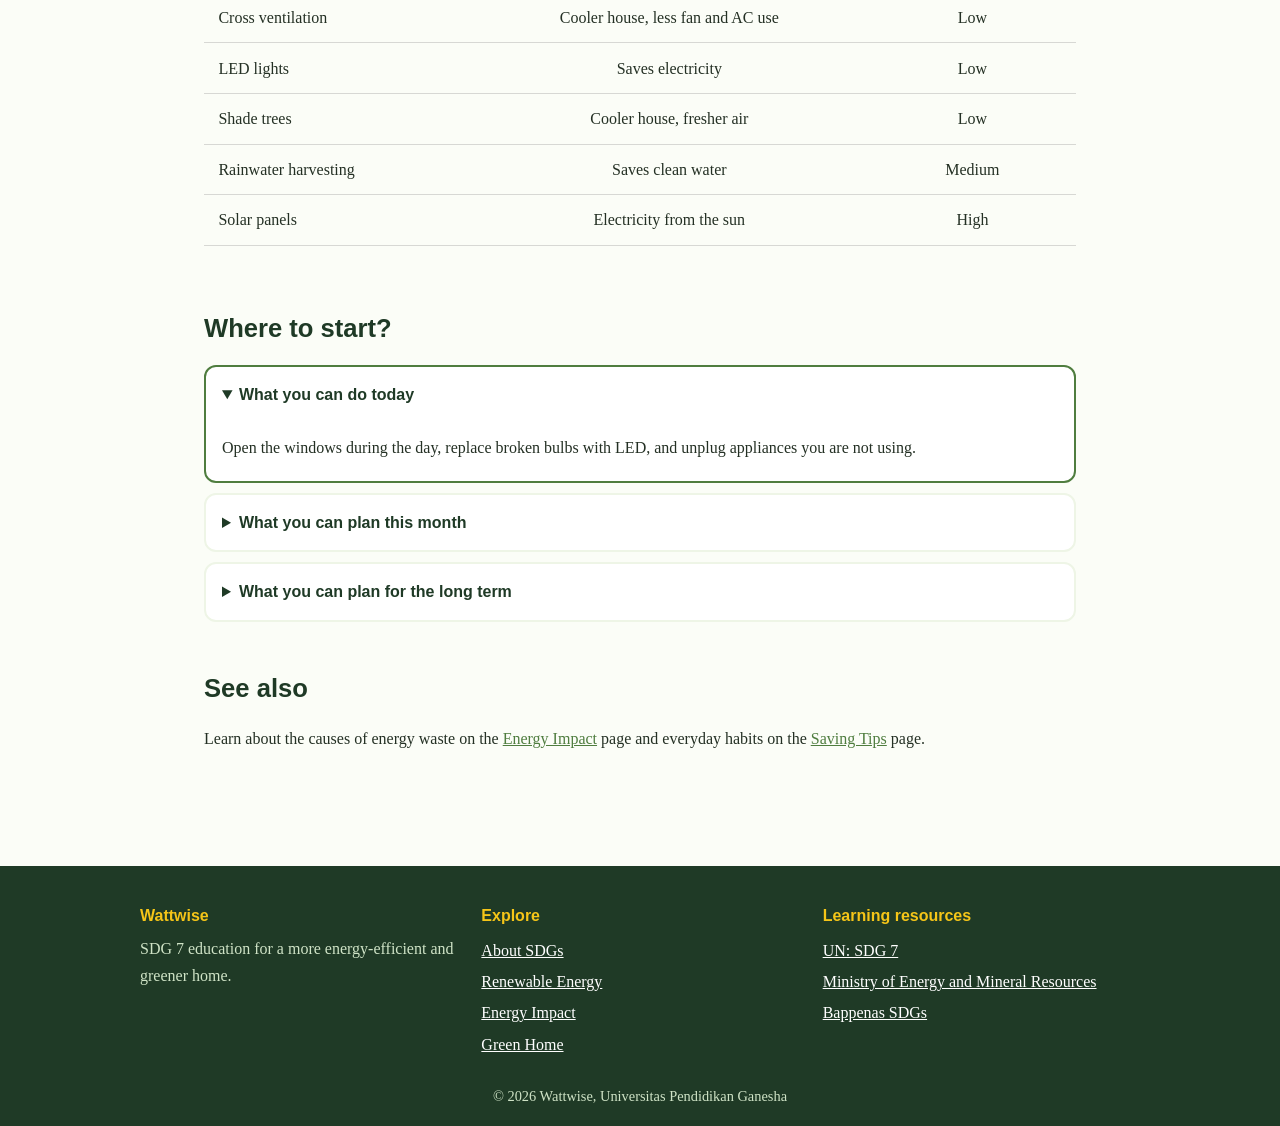
<file: rumah-hijau.html>
<!DOCTYPE html>
<html lang="en"><head><meta charset="UTF-8"><meta name="viewport" content="width=device-width, initial-scale=1">
<title>Green Home | Wattwise</title>
<link rel="stylesheet" href="global.css"><link rel="stylesheet" href="rumah.css"></head><body>
<header class="nav">
  <a class="logo" href="index.html">Watt<span>wise</span></a>
  <input type="checkbox" id="mn" aria-label="Open menu">
  <label for="mn" class="burger">☰ Menu</label>
  <nav>
    <a href="index.html">Home</a>
    <a href="tentang-sdg.html">About SDGs</a>
    <a href="energi-terbarukan.html">Renewable Energy</a>
    <a href="dampak.html">Energy Impact</a>
    <a href="rumah-hijau.html">Green Home</a>
    <a href="tips.html">Saving Tips</a>
    <a href="tentang.html">About Us</a>
  </nav>
</header>
<main>
<section><h1>An eco-friendly home</h1>
<p>An eco-friendly home is designed to save energy, save water, and stay comfortable to live in. Some of the ideas can be started at low cost.</p>

<h2>Ideas for your home</h2>
<div class="ide">
<article><span class="ico">🪟</span><h3>Cross ventilation</h3><p>Windows on two sides of a room let air flow through, so the house stays cooler without relying much on fans or AC.</p><span class="tag">SDG 11</span></article>
<article><span class="ico">🌳</span><h3>Shade trees</h3><p>Plants around the house block the sun's heat and freshen the air.</p><span class="tag">SDG 13</span></article>
<article><span class="ico">☀️</span><h3>Solar panels</h3><p>The roof can be used to generate electricity from sunlight.</p><span class="tag">SDG 7</span></article>
<article><span class="ico">🌧️</span><h3>Rainwater harvesting</h3><p>Rainwater can be collected to water plants or wash vehicles.</p><span class="tag">SDG 12</span></article>
<article><span class="ico">♻️</span><h3>Sort your waste</h3><p>Separate organic and inorganic waste, then turn organic waste into compost.</p><span class="tag">SDG 12</span></article>
<article><span class="ico">💡</span><h3>Efficient lights and appliances</h3><p>Choose LED lights and appliances with an energy-saving label when buying or replacing.</p><span class="tag">SDG 7</span></article></div>
<p class="note">Data: LED lights can save up to about 90% of electricity compared with older bulbs. Source: Listrik Indonesia, "12 Tips Hemat Penggunaan Listrik Agar Tagihan Tidak Melonjak".</p>

<h2>Solar energy for the home</h2>
<div class="untung">
<div><h3>How it works</h3><p>Rooftop solar panels turn sunlight into electricity that can be used at home.</p></div>
<div><h3>Why it suits Indonesia</h3><p>Indonesia is in the tropics with plenty of sunshine all year round, so its potential is large.</p></div>
<div><h3>Cleaner power</h3><p>Electricity from the sun reduces the need for power from fossil-fuel plants, which helps cut emissions.</p></div></div>

<p class="note">Data: Indonesia's solar energy potential is about 207.8 GWp, and its rooftop solar potential is about 32.5 GW. In April 2026, national rooftop solar capacity reached 1.3 GW. Source: Ministry of Energy and Mineral Resources (as cited by Kompas and Katadata).</p>

<h2>Quick comparison</h2>
<div class="tabel-wrap"><table class="tabel">
<thead><tr><th>Idea</th><th>Benefit</th><th>Estimated cost</th></tr></thead>
<tbody>
<tr><td>Cross ventilation</td><td>Cooler house, less fan and AC use</td><td>Low</td></tr>
<tr><td>LED lights</td><td>Saves electricity</td><td>Low</td></tr>
<tr><td>Shade trees</td><td>Cooler house, fresher air</td><td>Low</td></tr>
<tr><td>Rainwater harvesting</td><td>Saves clean water</td><td>Medium</td></tr>
<tr><td>Solar panels</td><td>Electricity from the sun</td><td>High</td></tr>
</tbody></table></div>

<h2>Where to start?</h2>
<details open><summary>What you can do today</summary><p>Open the windows during the day, replace broken bulbs with LED, and unplug appliances you are not using.</p></details>
<details><summary>What you can plan this month</summary><p>Plant trees or shade plants, and start sorting your waste at home.</p></details>
<details><summary>What you can plan for the long term</summary><p>Install solar panels or improve the ventilation design when renovating your home.</p></details>

<h2>See also</h2>
<p>Learn about the causes of energy waste on the <a href="dampak.html">Energy Impact</a> page and everyday habits on the <a href="tips.html">Saving Tips</a> page.</p>
</section>
</main><footer><div class="fgrid"><div><strong>Wattwise</strong><p>SDG 7 education for a more energy-efficient and greener home.</p></div>
<div><strong>Explore</strong><a href="tentang-sdg.html">About SDGs</a><a href="energi-terbarukan.html">Renewable Energy</a><a href="dampak.html">Energy Impact</a><a href="rumah-hijau.html">Green Home</a></div>
<div><strong>Learning resources</strong><a href="https://sdgs.un.org/goals/goal7" target="_blank" rel="noopener">UN: SDG 7</a><a href="https://www.esdm.go.id" target="_blank" rel="noopener">Ministry of Energy and Mineral Resources</a><a href="https://sdgs.bappenas.go.id" target="_blank" rel="noopener">Bappenas SDGs</a></div></div>
<p class="copy">© 2026 Wattwise, Universitas Pendidikan Ganesha</p></footer>
</body></html>
</file>
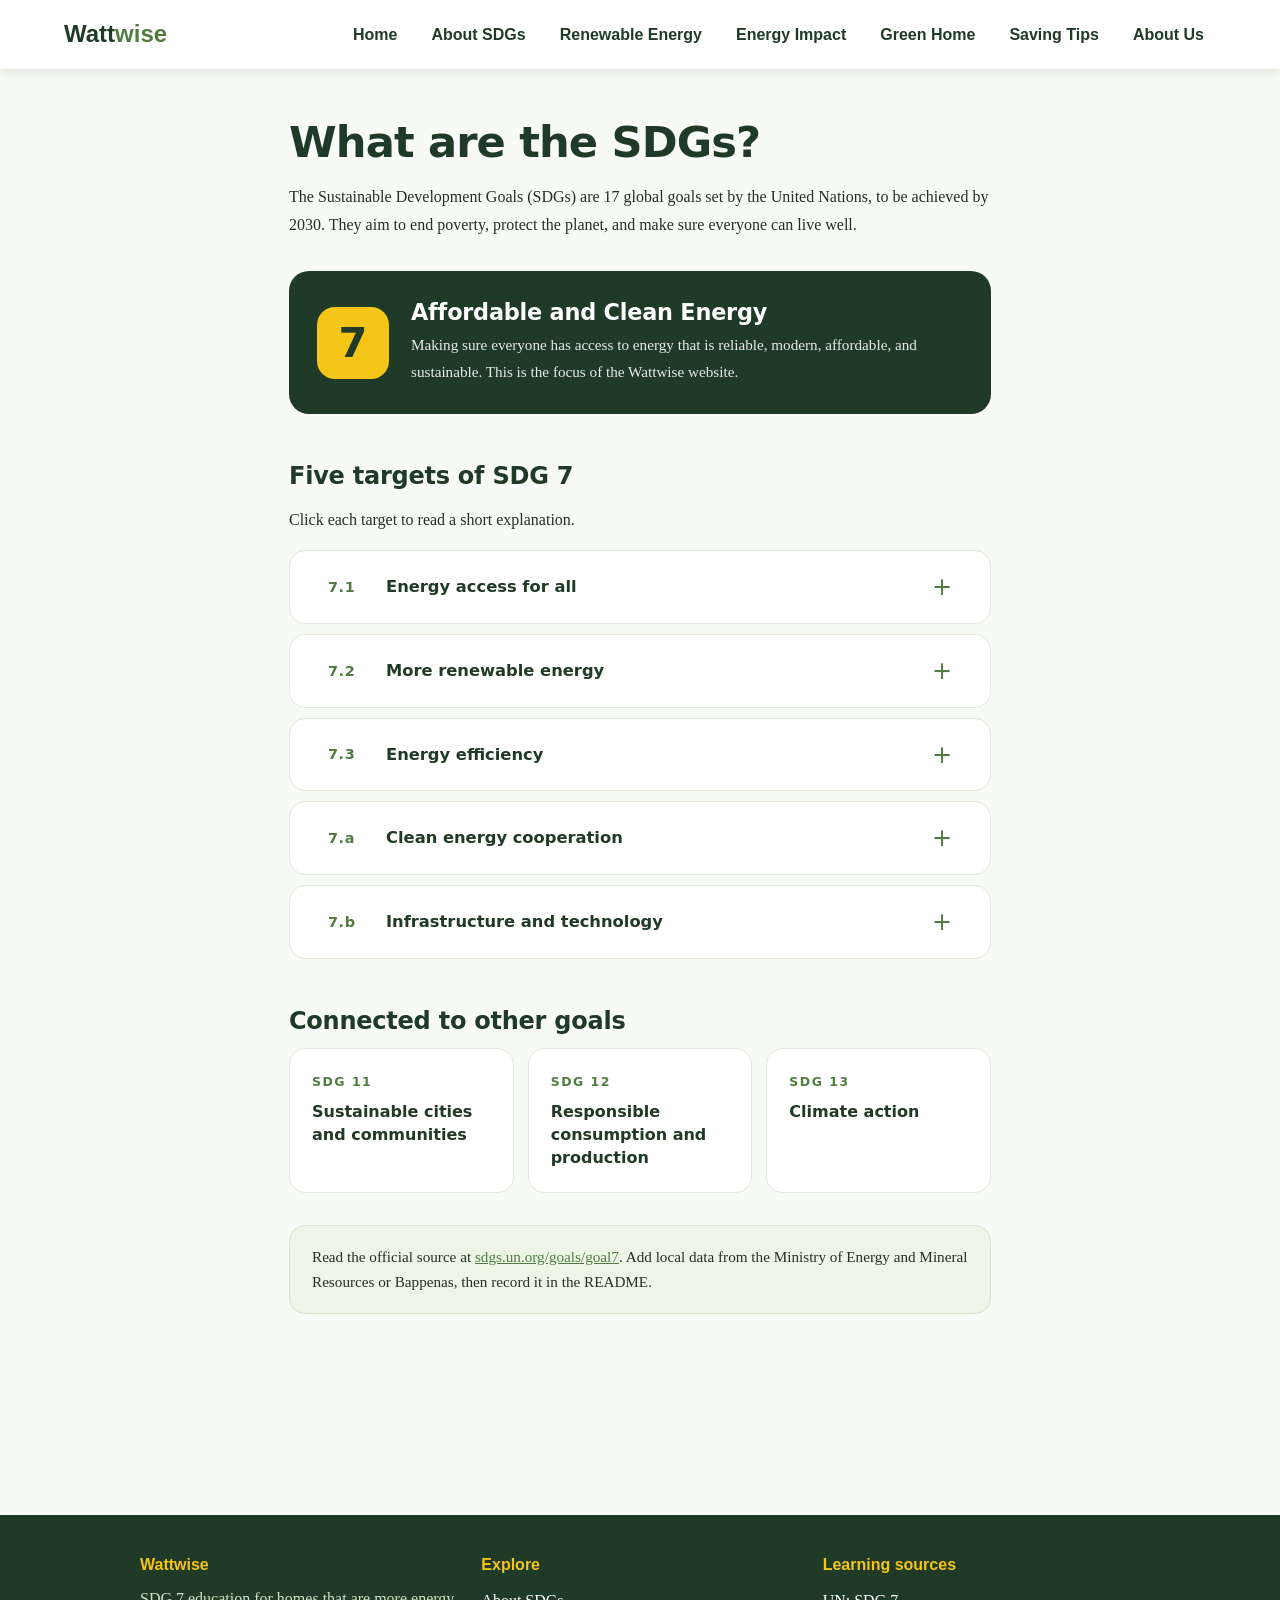
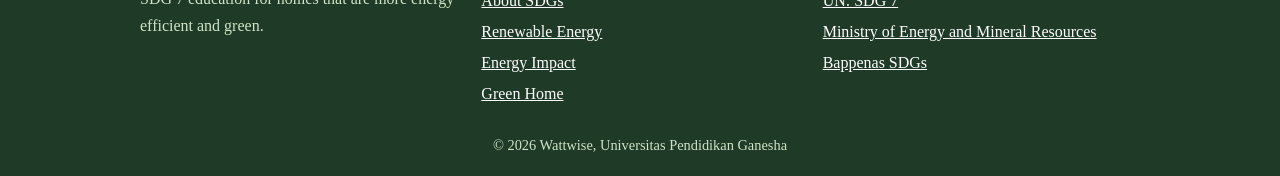
<file: tentang-sdg.html>
<!doctype html>
<html lang="en">
  <head>
    <meta charset="UTF-8" />
    <meta name="viewport" content="width=device-width, initial-scale=1" />
    <title>About SDGs | Wattwise</title>
    <link rel="stylesheet" href="global.css" />
    <link rel="stylesheet" href="sdg.css" />
  </head>
  <body>
    <header class="nav">
      <a class="logo" href="index.html">Watt<span>wise</span></a>
      <input type="checkbox" id="mn" aria-label="Open menu" />
      <label for="mn" class="burger">☰ Menu</label>
      <nav>
        <a href="index.html">Home</a>
        <a href="tentang-sdg.html">About SDGs</a>
        <a href="energi-terbarukan.html">Renewable Energy</a>
        <a href="dampak.html">Energy Impact</a>
        <a href="rumah-hijau.html">Green Home</a>
        <a href="tips.html">Saving Tips</a>
        <a href="tentang.html">About Us</a>
      </nav>
    </header>
    <main>
      <section>
        <h1>What are the SDGs?</h1>
        <p>
          The Sustainable Development Goals (SDGs) are 17 global goals set by
          the United Nations, to be achieved by 2030. They aim to end poverty,
          protect the planet, and make sure everyone can live well.
        </p>
        <div class="fokus">
          <div class="badge">7</div>
          <div>
            <h2>Affordable and Clean Energy</h2>
            <p>
              Making sure everyone has access to energy that is reliable,
              modern, affordable, and sustainable. This is the focus of the
              Wattwise website.
            </p>
          </div>
        </div>
        <h2>Five targets of SDG 7</h2>
        <p>Click each target to read a short explanation.</p>
        <details>
          <summary><b>7.1</b> Energy access for all</summary>
          <p>
            Everyone, including people in remote areas, can get electricity and
            clean cooking fuel at an affordable price.
          </p>
        </details>
        <details>
          <summary><b>7.2</b> More renewable energy</summary>
          <p>
            A growing share of electricity comes from solar, water, wind, and
            geothermal sources. See examples on the
            <a href="energi-terbarukan.html">renewable energy page</a>.
          </p>
        </details>
        <details>
          <summary><b>7.3</b> Energy efficiency</summary>
          <p>
            Appliances and buildings use less energy to do the same job. At
            home, this means choosing efficient appliances and changing daily
            habits.
          </p>
        </details>
        <details>
          <summary><b>7.a</b> Clean energy cooperation</summary>
          <p>
            Countries work together on research, technology, and investment in
            clean energy.
          </p>
        </details>
        <details>
          <summary><b>7.b</b> Infrastructure and technology</summary>
          <p>
            Building networks and technology so that modern energy reaches
            developing countries.
          </p>
        </details>
        <h2>Connected to other goals</h2>
        <div class="rel">
          <div>
            <b>SDG 11</b>
            <p>Sustainable cities and communities</p>
          </div>
          <div>
            <b>SDG 12</b>
            <p>Responsible consumption and production</p>
          </div>
          <div>
            <b>SDG 13</b>
            <p>Climate action</p>
          </div>
        </div>
        <p class="note">
          Read the official source at
          <a
            href="https://sdgs.un.org/goals/goal7"
            target="_blank"
            rel="noopener"
            >sdgs.un.org/goals/goal7</a
          >. Add local data from the Ministry of Energy and Mineral Resources or
          Bappenas, then record it in the README.
        </p>
      </section>
    </main>
    <footer>
      <div class="fgrid">
        <div>
          <strong>Wattwise</strong>
          <p>SDG 7 education for homes that are more energy efficient and green.</p>
        </div>
        <div>
          <strong>Explore</strong>
          <a href="tentang-sdg.html">About SDGs</a>
          <a href="energi-terbarukan.html">Renewable Energy</a>
          <a href="dampak.html">Energy Impact</a>
          <a href="rumah-hijau.html">Green Home</a>
        </div>
        <div>
          <strong>Learning sources</strong>
          <a
            href="https://sdgs.un.org/goals/goal7"
            target="_blank"
            rel="noopener"
            >UN: SDG 7</a
          >
          <a href="https://www.esdm.go.id" target="_blank" rel="noopener"
            >Ministry of Energy and Mineral Resources</a
          >
          <a href="https://sdgs.bappenas.go.id" target="_blank" rel="noopener"
            >Bappenas SDGs</a
          >
        </div>
      </div>
      <p class="copy">© 2026 Wattwise, Universitas Pendidikan Ganesha</p>
    </footer>
  </body>
</html>
</file>
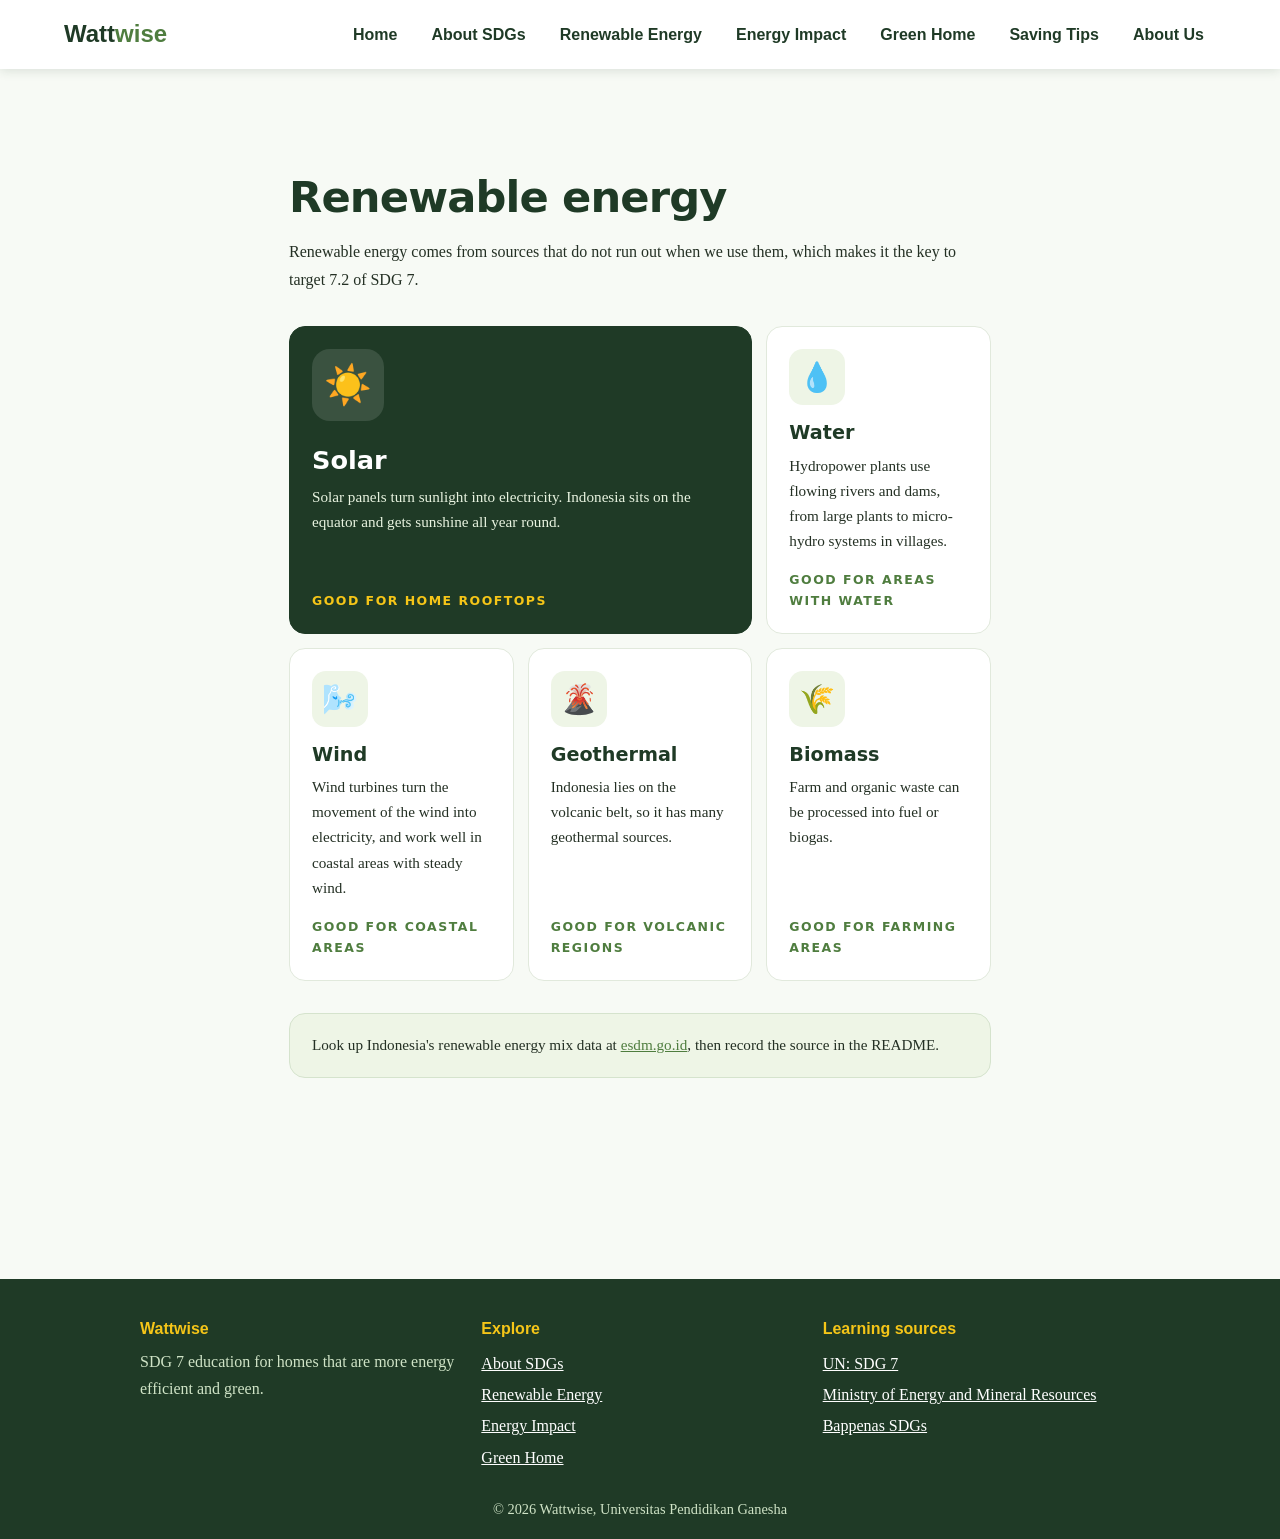
<file: html/energi-terbarukan.html>
<!doctype html>
<html lang="en">
  <head>
    <meta charset="UTF-8" />
    <meta name="viewport" content="width=device-width, initial-scale=1" />
    <title>Renewable Energy | Wattwise</title>
    <link rel="stylesheet" href="/css/global.css" />
    <link rel="stylesheet" href="/css/renewable.css" />
  </head>
  <body>
    <header class="nav">
      <a class="logo" href="/html/index.html">Watt<span>wise</span></a>
      <input type="checkbox" id="mn" aria-label="Open menu" />
      <label for="mn" class="burger">☰ Menu</label>
      <nav>
        <a href="/html/index.html">Home</a>
        <a href="/html/tentang-sdg.html">About SDGs</a>
        <a href="/html/energi-terbarukan.html">Renewable Energy</a>
        <a href="/html/dampak.html">Energy Impact</a>
        <a href="/html/rumah-hijau.html">Green Home</a>
        <a href="/html/tips.html">Saving Tips</a>
        <a href="/html/about-us.html">About Us</a>
      </nav>
    </header>
    <main>
      <section>
        <h1>Renewable energy</h1>
        <p>
          Renewable energy comes from sources that do not run out when we use
          them, which makes it the key to target 7.2 of SDG 7.
        </p>
        <div class="src">
          <article>
            <span class="ico">☀️</span>
            <h3>Solar</h3>
            <p>
              Solar panels turn sunlight into electricity. Indonesia sits on the
              equator and gets sunshine all year round.
            </p>
            <small>Good for home rooftops</small>
          </article>
          <article>
            <span class="ico">💧</span>
            <h3>Water</h3>
            <p>
              Hydropower plants use flowing rivers and dams, from large plants
              to micro-hydro systems in villages.
            </p>
            <small>Good for areas with water</small>
          </article>
          <article>
            <span class="ico">🌬️</span>
            <h3>Wind</h3>
            <p>
              Wind turbines turn the movement of the wind into electricity, and
              work well in coastal areas with steady wind.
            </p>
            <small>Good for coastal areas</small>
          </article>
          <article>
            <span class="ico">🌋</span>
            <h3>Geothermal</h3>
            <p>
              Indonesia lies on the volcanic belt, so it has many geothermal
              sources.
            </p>
            <small>Good for volcanic regions</small>
          </article>
          <article>
            <span class="ico">🌾</span>
            <h3>Biomass</h3>
            <p>
              Farm and organic waste can be processed into fuel or biogas.
            </p>
            <small>Good for farming areas</small>
          </article>
        </div>
        <p class="note">
          Look up Indonesia's renewable energy mix data at
          <a href="https://www.esdm.go.id" target="_blank" rel="noopener"
            >esdm.go.id</a
          >, then record the source in the README.
        </p>
      </section>
    </main>
    <footer>
      <div class="fgrid">
        <div>
          <strong>Wattwise</strong>
          <p>SDG 7 education for homes that are more energy efficient and green.</p>
        </div>
        <div>
          <strong>Explore</strong>
          <a href="/html/tentang-sdg.html">About SDGs</a>
          <a href="/html/energi-terbarukan.html">Renewable Energy</a>
          <a href="/html/dampak.html">Energy Impact</a>
          <a href="/html/rumah-hijau.html">Green Home</a>
        </div>
        <div>
          <strong>Learning sources</strong>
          <a
            href="https://sdgs.un.org/goals/goal7"
            target="_blank"
            rel="noopener"
            >UN: SDG 7</a
          >
          <a href="https://www.esdm.go.id" target="_blank" rel="noopener"
            >Ministry of Energy and Mineral Resources</a
          >
          <a href="https://sdgs.bappenas.go.id" target="_blank" rel="noopener"
            >Bappenas SDGs</a
          >
        </div>
      </div>
      <p class="copy">© 2026 Wattwise, Universitas Pendidikan Ganesha</p>
    </footer>
  </body>
</html>
</file>
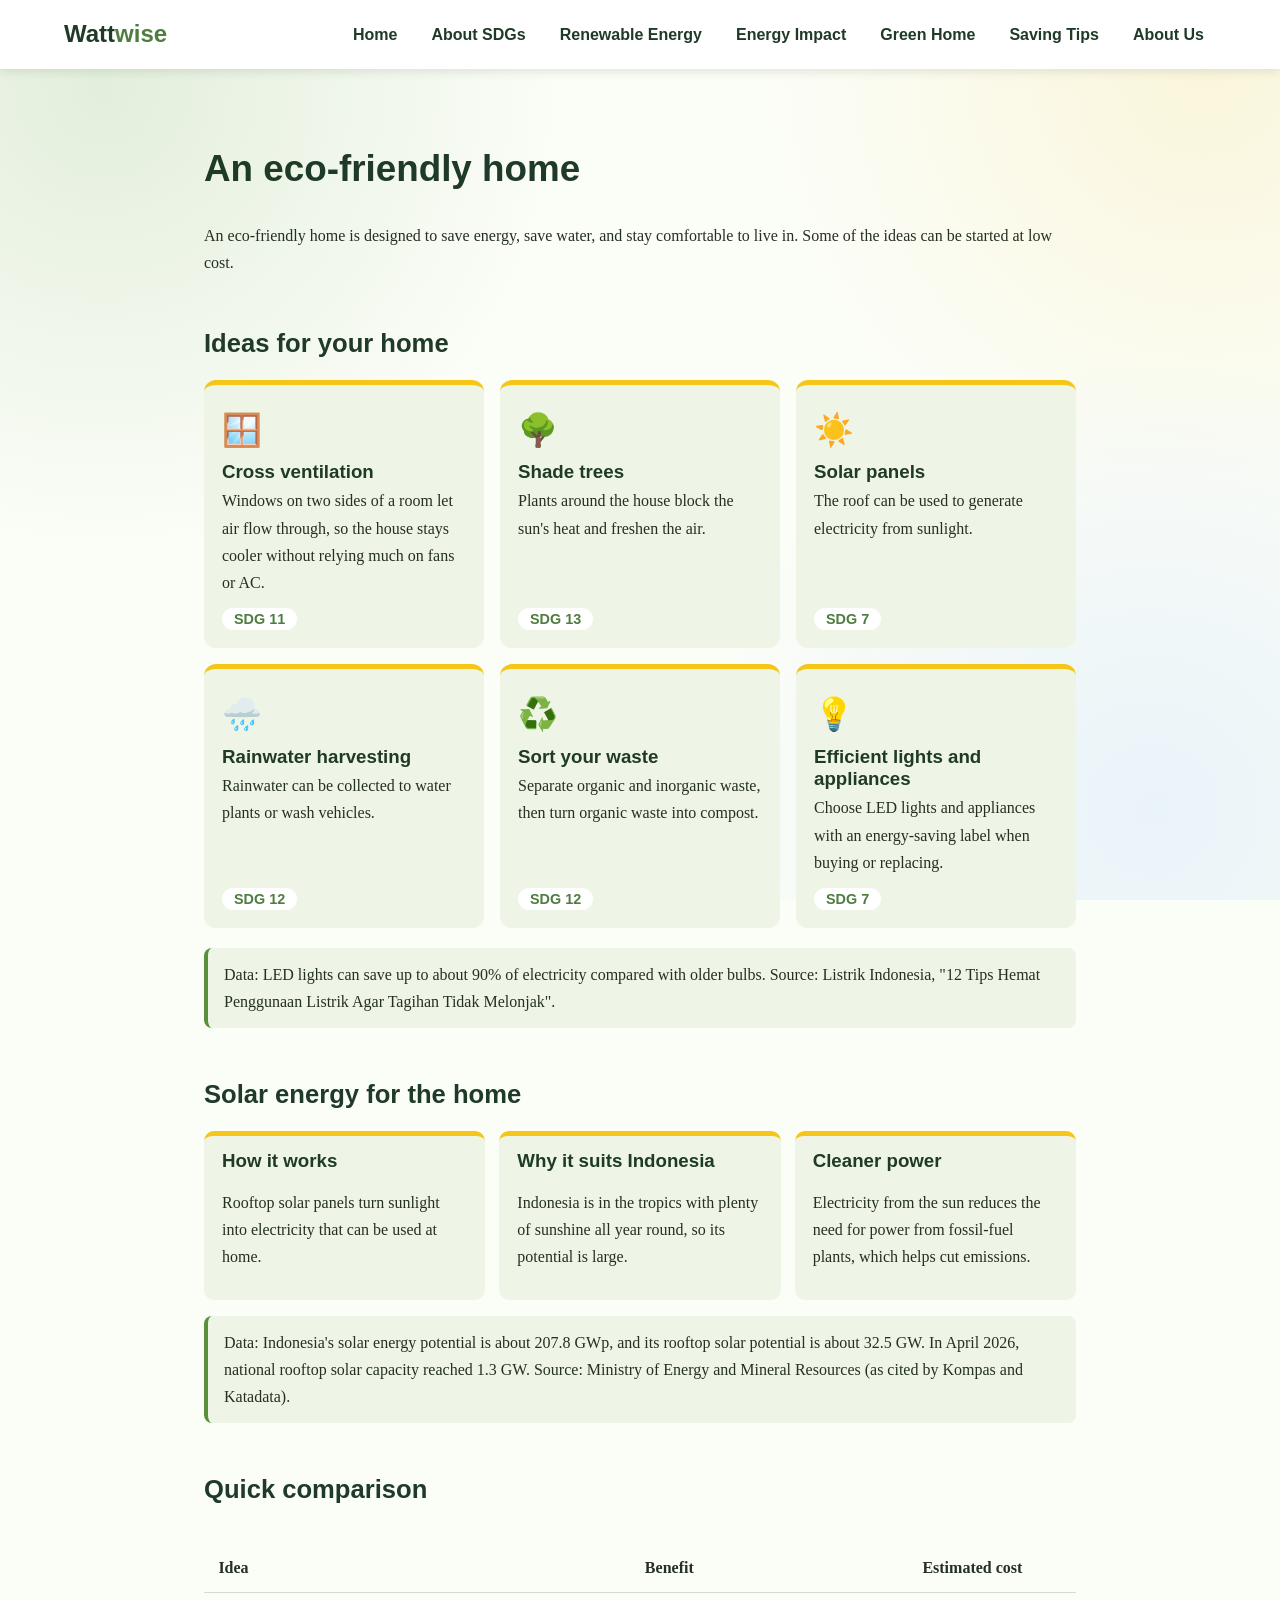
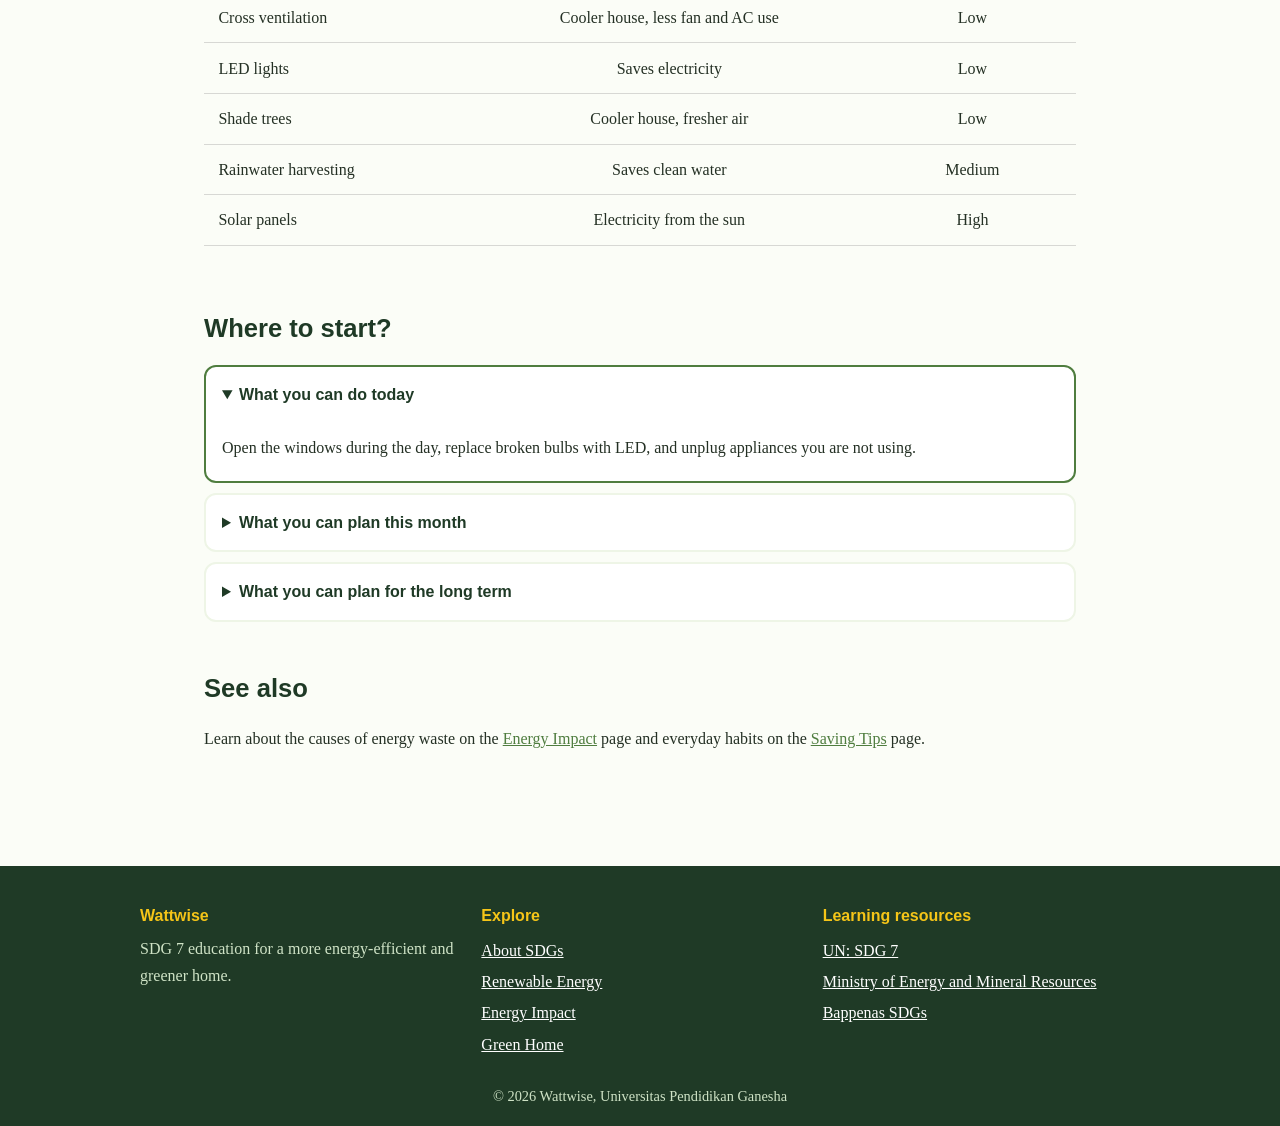
<file: html/rumah-hijau.html>
<!DOCTYPE html>
<html lang="en"><head><meta charset="UTF-8"><meta name="viewport" content="width=device-width, initial-scale=1">
<title>Green Home | Wattwise</title>
<link rel="stylesheet" href="/css/global.css"><link rel="stylesheet" href="/css/rumah.css"></head><body>
<header class="nav">
  <a class="logo" href="/html/index.html">Watt<span>wise</span></a>
  <input type="checkbox" id="mn" aria-label="Open menu">
  <label for="mn" class="burger">☰ Menu</label>
  <nav>
    <a href="/html/index.html">Home</a>
    <a href="/html/tentang-sdg.html">About SDGs</a>
    <a href="/html/energi-terbarukan.html">Renewable Energy</a>
    <a href="/html/energi-terbarukan.html">Energy Impact</a>
    <a href="/html/rumah-hijau.html">Green Home</a>
    <a href="/html/tips.html">Saving Tips</a>
    <a href="/html/about-us.html">About Us</a>
  </nav>
</header>
<main>
<section><h1>An eco-friendly home</h1>
<p>An eco-friendly home is designed to save energy, save water, and stay comfortable to live in. Some of the ideas can be started at low cost.</p>

<h2>Ideas for your home</h2>
<div class="ide">
<article><span class="ico">🪟</span><h3>Cross ventilation</h3><p>Windows on two sides of a room let air flow through, so the house stays cooler without relying much on fans or AC.</p><span class="tag">SDG 11</span></article>
<article><span class="ico">🌳</span><h3>Shade trees</h3><p>Plants around the house block the sun's heat and freshen the air.</p><span class="tag">SDG 13</span></article>
<article><span class="ico">☀️</span><h3>Solar panels</h3><p>The roof can be used to generate electricity from sunlight.</p><span class="tag">SDG 7</span></article>
<article><span class="ico">🌧️</span><h3>Rainwater harvesting</h3><p>Rainwater can be collected to water plants or wash vehicles.</p><span class="tag">SDG 12</span></article>
<article><span class="ico">♻️</span><h3>Sort your waste</h3><p>Separate organic and inorganic waste, then turn organic waste into compost.</p><span class="tag">SDG 12</span></article>
<article><span class="ico">💡</span><h3>Efficient lights and appliances</h3><p>Choose LED lights and appliances with an energy-saving label when buying or replacing.</p><span class="tag">SDG 7</span></article></div>
<p class="note">Data: LED lights can save up to about 90% of electricity compared with older bulbs. Source: Listrik Indonesia, "12 Tips Hemat Penggunaan Listrik Agar Tagihan Tidak Melonjak".</p>

<h2>Solar energy for the home</h2>
<div class="untung">
<div><h3>How it works</h3><p>Rooftop solar panels turn sunlight into electricity that can be used at home.</p></div>
<div><h3>Why it suits Indonesia</h3><p>Indonesia is in the tropics with plenty of sunshine all year round, so its potential is large.</p></div>
<div><h3>Cleaner power</h3><p>Electricity from the sun reduces the need for power from fossil-fuel plants, which helps cut emissions.</p></div></div>

<p class="note">Data: Indonesia's solar energy potential is about 207.8 GWp, and its rooftop solar potential is about 32.5 GW. In April 2026, national rooftop solar capacity reached 1.3 GW. Source: Ministry of Energy and Mineral Resources (as cited by Kompas and Katadata).</p>

<h2>Quick comparison</h2>
<div class="tabel-wrap"><table class="tabel">
<thead><tr><th>Idea</th><th>Benefit</th><th>Estimated cost</th></tr></thead>
<tbody>
<tr><td>Cross ventilation</td><td>Cooler house, less fan and AC use</td><td>Low</td></tr>
<tr><td>LED lights</td><td>Saves electricity</td><td>Low</td></tr>
<tr><td>Shade trees</td><td>Cooler house, fresher air</td><td>Low</td></tr>
<tr><td>Rainwater harvesting</td><td>Saves clean water</td><td>Medium</td></tr>
<tr><td>Solar panels</td><td>Electricity from the sun</td><td>High</td></tr>
</tbody></table></div>

<h2>Where to start?</h2>
<details open><summary>What you can do today</summary><p>Open the windows during the day, replace broken bulbs with LED, and unplug appliances you are not using.</p></details>
<details><summary>What you can plan this month</summary><p>Plant trees or shade plants, and start sorting your waste at home.</p></details>
<details><summary>What you can plan for the long term</summary><p>Install solar panels or improve the ventilation design when renovating your home.</p></details>

<h2>See also</h2>
<p>Learn about the causes of energy waste on the <a href="/html/energi-terbarukan.html">Energy Impact</a> page and everyday habits on the <a href="/html/tips.html">Saving Tips</a> page.</p>
</section>
</main><footer><div class="fgrid"><div><strong>Wattwise</strong><p>SDG 7 education for a more energy-efficient and greener home.</p></div>
<div><strong>Explore</strong><a href="/html/tentang-sdg.html">About SDGs</a><a href="/html/energi-terbarukan.html">Renewable Energy</a><a href="/html/energi-terbarukan.html">Energy Impact</a><a href="/html/rumah-hijau.html">Green Home</a></div>
<div><strong>Learning resources</strong><a href="https://sdgs.un.org/goals/goal7" target="_blank" rel="noopener">UN: SDG 7</a><a href="https://www.esdm.go.id" target="_blank" rel="noopener">Ministry of Energy and Mineral Resources</a><a href="https://sdgs.bappenas.go.id" target="_blank" rel="noopener">Bappenas SDGs</a></div></div>
<p class="copy">© 2026 Wattwise, Universitas Pendidikan Ganesha</p></footer>
</body></html>
</file>
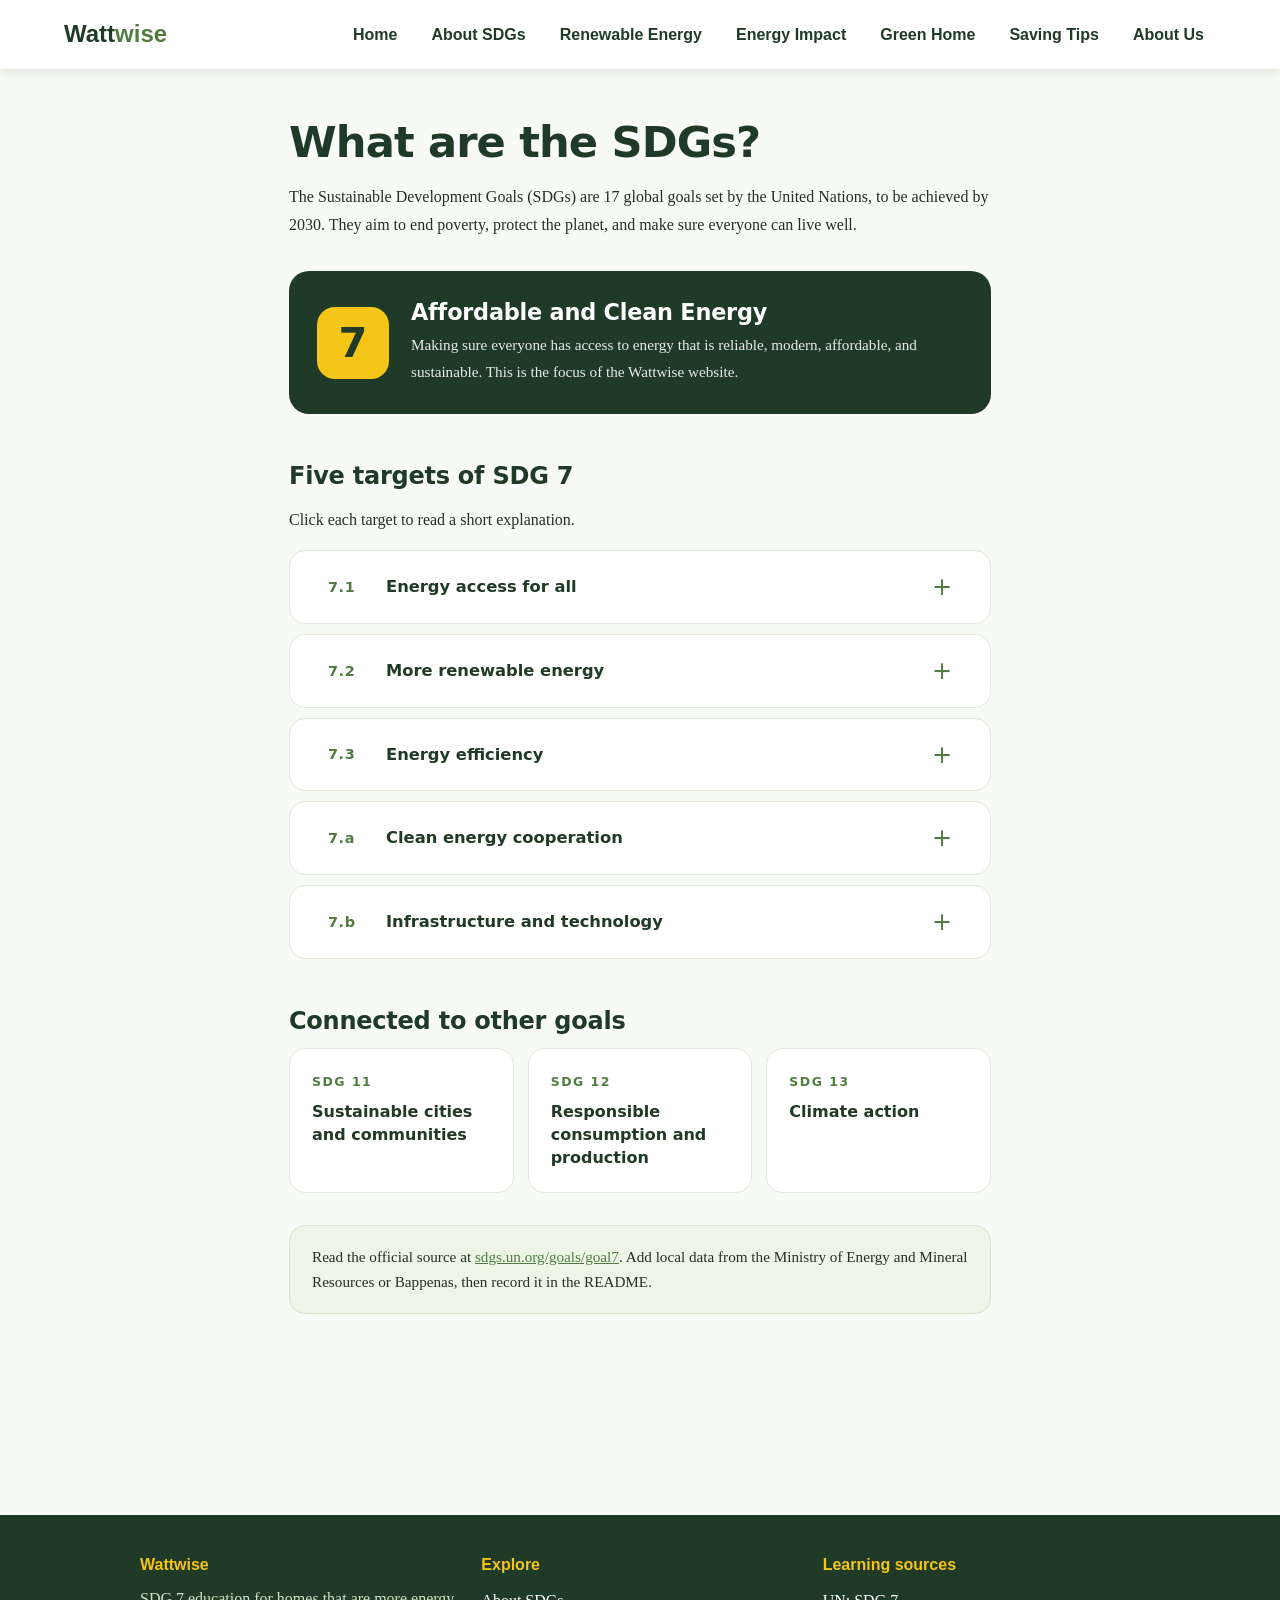
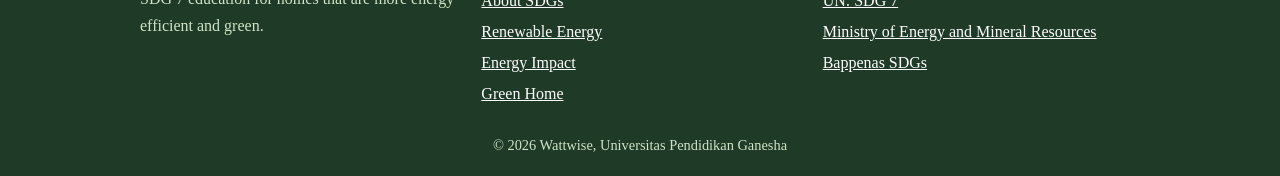
<file: html/tentang-sdg.html>
<!doctype html>
<html lang="en">
  <head>
    <meta charset="UTF-8" />
    <meta name="viewport" content="width=device-width, initial-scale=1" />
    <title>About SDGs | Wattwise</title>
    <link rel="stylesheet" href="/css/global.css" />
    <link rel="stylesheet" href="/css/sdg.css" />
  </head>
  <body>
    <header class="nav">
      <a class="logo" href="/html/index.html">Watt<span>wise</span></a>
      <input type="checkbox" id="mn" aria-label="Open menu" />
      <label for="mn" class="burger">☰ Menu</label>
      <nav>
        <a href="/html/index.html">Home</a>
        <a href="/html/tentang-sdg.html">About SDGs</a>
        <a href="/html/energi-terbarukan.html">Renewable Energy</a>
        <a href="/html/energi-terbarukan.html">Energy Impact</a>
        <a href="/html/rumah-hijau.html">Green Home</a>
        <a href="/html/tips.html">Saving Tips</a>
        <a href="/html/about-us.html">About Us</a>
      </nav>
    </header>
    <main>
      <section>
        <h1>What are the SDGs?</h1>
        <p>
          The Sustainable Development Goals (SDGs) are 17 global goals set by
          the United Nations, to be achieved by 2030. They aim to end poverty,
          protect the planet, and make sure everyone can live well.
        </p>
        <div class="fokus">
          <div class="badge">7</div>
          <div>
            <h2>Affordable and Clean Energy</h2>
            <p>
              Making sure everyone has access to energy that is reliable,
              modern, affordable, and sustainable. This is the focus of the
              Wattwise website.
            </p>
          </div>
        </div>
        <h2>Five targets of SDG 7</h2>
        <p>Click each target to read a short explanation.</p>
        <details>
          <summary><b>7.1</b> Energy access for all</summary>
          <p>
            Everyone, including people in remote areas, can get electricity and
            clean cooking fuel at an affordable price.
          </p>
        </details>
        <details>
          <summary><b>7.2</b> More renewable energy</summary>
          <p>
            A growing share of electricity comes from solar, water, wind, and
            geothermal sources. See examples on the
            <a href="/html/energi-terbarukan.html">renewable energy page</a>.
          </p>
        </details>
        <details>
          <summary><b>7.3</b> Energy efficiency</summary>
          <p>
            Appliances and buildings use less energy to do the same job. At
            home, this means choosing efficient appliances and changing daily
            habits.
          </p>
        </details>
        <details>
          <summary><b>7.a</b> Clean energy cooperation</summary>
          <p>
            Countries work together on research, technology, and investment in
            clean energy.
          </p>
        </details>
        <details>
          <summary><b>7.b</b> Infrastructure and technology</summary>
          <p>
            Building networks and technology so that modern energy reaches
            developing countries.
          </p>
        </details>
        <h2>Connected to other goals</h2>
        <div class="rel">
          <div>
            <b>SDG 11</b>
            <p>Sustainable cities and communities</p>
          </div>
          <div>
            <b>SDG 12</b>
            <p>Responsible consumption and production</p>
          </div>
          <div>
            <b>SDG 13</b>
            <p>Climate action</p>
          </div>
        </div>
        <p class="note">
          Read the official source at
          <a
            href="https://sdgs.un.org/goals/goal7"
            target="_blank"
            rel="noopener"
            >sdgs.un.org/goals/goal7</a
          >. Add local data from the Ministry of Energy and Mineral Resources or
          Bappenas, then record it in the README.
        </p>
      </section>
    </main>
    <footer>
      <div class="fgrid">
        <div>
          <strong>Wattwise</strong>
          <p>SDG 7 education for homes that are more energy efficient and green.</p>
        </div>
        <div>
          <strong>Explore</strong>
          <a href="/html/tentang-sdg.html">About SDGs</a>
          <a href="/html/energi-terbarukan.html">Renewable Energy</a>
          <a href="/html/energi-terbarukan.html">Energy Impact</a>
          <a href="/html/rumah-hijau.html">Green Home</a>
        </div>
        <div>
          <strong>Learning sources</strong>
          <a
            href="https://sdgs.un.org/goals/goal7"
            target="_blank"
            rel="noopener"
            >UN: SDG 7</a
          >
          <a href="https://www.esdm.go.id" target="_blank" rel="noopener"
            >Ministry of Energy and Mineral Resources</a
          >
          <a href="https://sdgs.bappenas.go.id" target="_blank" rel="noopener"
            >Bappenas SDGs</a
          >
        </div>
      </div>
      <p class="copy">© 2026 Wattwise, Universitas Pendidikan Ganesha</p>
    </footer>
  </body>
</html>
</file>
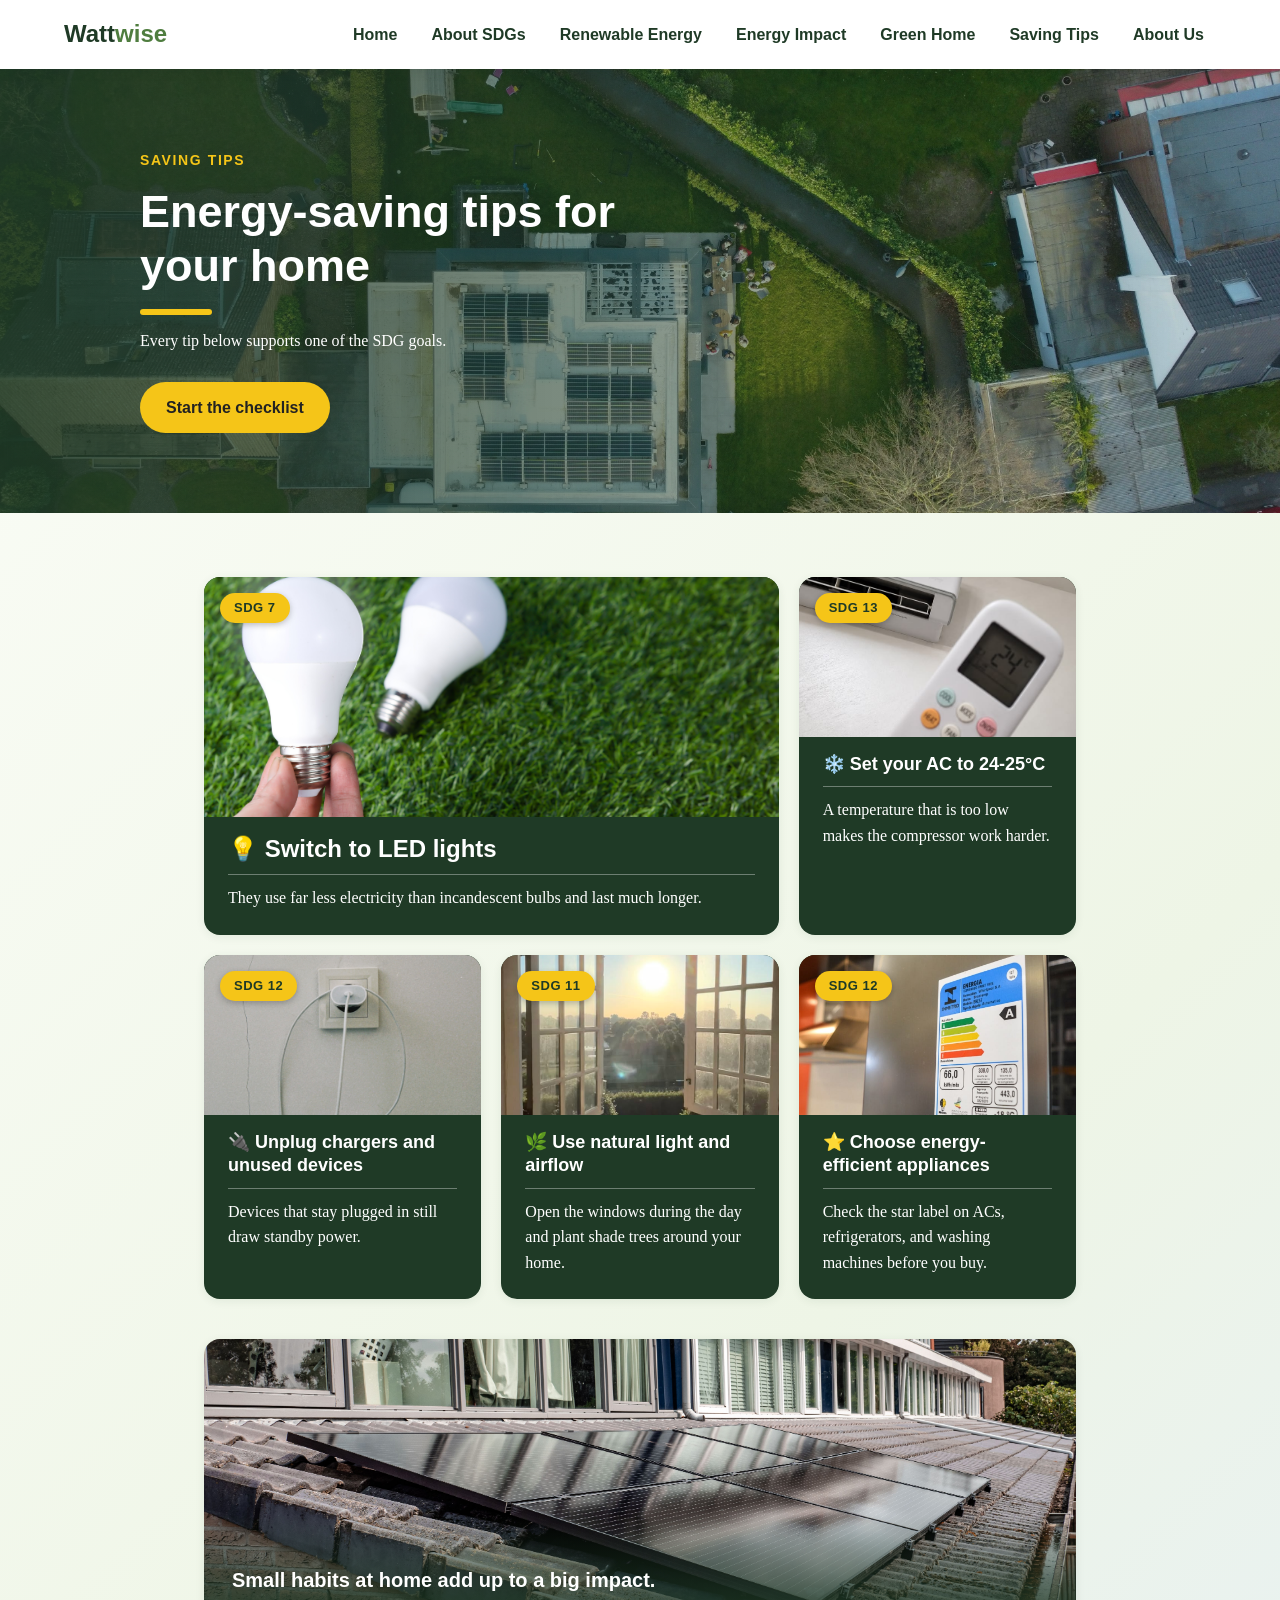
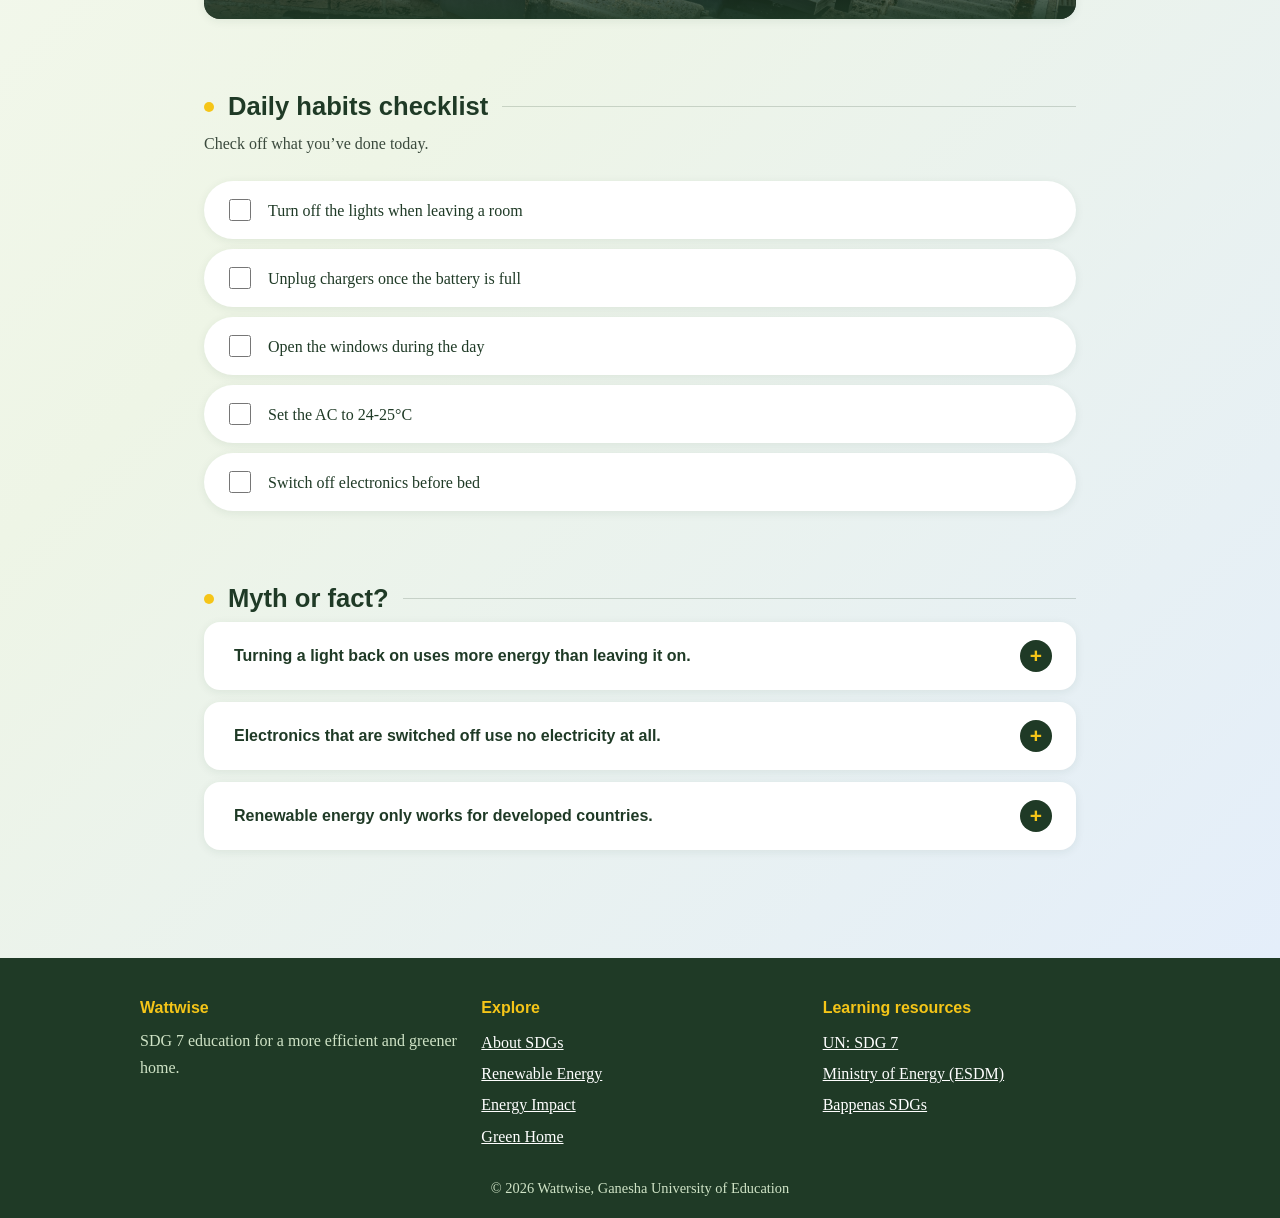
<file: html/tips.html>
<!DOCTYPE html>
<html lang="en">

<head>
  <meta charset="UTF-8">
  <meta name="viewport" content="width=device-width, initial-scale=1">
  <title>Saving Tips | Wattwise</title>

  <link rel="stylesheet" href="/css/global.css">
  <link rel="stylesheet" href="/css/tips.css">
</head>

<body>

  <!-- ===== NAVBAR ===== -->
  <header class="nav">
    <a class="logo" href="/html/index.html">Watt<span>wise</span></a>

    <input type="checkbox" id="mn" aria-label="Open menu">
    <label for="mn" class="burger">☰ Menu</label>

    <nav>
      <a href="/html/index.html">Home</a>
      <a href="/html/tentang-sdg.html">About SDGs</a>
      <a href="/html//html/energi-terbarukan.html">Renewable Energy</a>
      <a href="/html/dampak.html">Energy Impact</a>
      <a href="/html/rumah-hijau.html">Green Home</a>
      <a href="/html/tips.html">Saving Tips</a>
      <a href="/html/about-us.html">About Us</a>
    </nav>  
  </header>


  <!-- ===== MAIN CONTENT ===== -->
  <main>

    <!-- ===== HERO (image slot 1: images/hero-tips.jpg) ===== -->
    <div class="tips-hero">
      <div class="tips-hero-content">
        <span class="tips-hero-label">Saving Tips</span>
        <h1>Energy-saving tips for your home</h1>
        <p>Every tip below supports one of the SDG goals.</p>
        <a class="btn" href="#checklist">Start the checklist</a>
      </div>
    </div>

    <section>

      <!-- ----- Tips list (image slot 2: one image per card) ----- -->
      <div class="tips-list">

        <article>
          <img class="tips-card-img" src="/img/LED.jpg" alt="LED">
          <h3>💡 Switch to LED lights</h3>
          <hr>
          <p>They use far less electricity than incandescent bulbs and last much longer.</p>
          <span class="sdg-tag">SDG 7</span>
        </article>

        <article>
          <img class="tips-card-img" src="/img/ac remote.png" alt="Air conditioner remote">
          <h3>❄️ Set your AC to 24-25°C</h3>
          <hr>
          <p>A temperature that is too low makes the compressor work harder.</p>
          <span class="sdg-tag">SDG 13</span>
        </article>

        <article>
          <img class="tips-card-img" src="/img/phone charger.jpg" alt="phone charger">
          <h3>🔌 Unplug chargers and unused devices</h3>
          <hr>
          <p>Devices that stay plugged in still draw standby power.</p>
          <span class="sdg-tag">SDG 12</span>
        </article>

        <article>
          <img class="tips-card-img" src="/img/sunlight.jpg" alt="sunlight">
          <h3>🌿 Use natural light and airflow</h3>
          <hr>
          <p>Open the windows during the day and plant shade trees around your home.</p>
          <span class="sdg-tag">SDG 11</span>
        </article>

        <article>
          <img class="tips-card-img" src="/img/energy star.jpg" alt="energy star">
          <h3>⭐ Choose energy-efficient appliances</h3>
          <hr>
          <p>Check the star label on ACs, refrigerators, and washing machines before you buy.</p>
          <span class="sdg-tag">SDG 12</span>
        </article>

      </div>


      <!-- ----- Wide photo banner (image slot 3: images/banner-tips.jpg) ----- -->
      <figure class="tips-banner">
        <img src="/img/solar panel.jpg" alt="solar panel">
        <figcaption>Small habits at home add up to a big impact.</figcaption>
      </figure>


      <!-- ----- Daily habits checklist ----- -->
      <h2 id="checklist">Daily habits checklist</h2>
      <p>Check off what you’ve done today.</p>

      <ul class="habit-checklist">
        <li>
          <label>
            <input type="checkbox">
            <span>Turn off the lights when leaving a room</span>
          </label>
        </li>
        <li>
          <label>
            <input type="checkbox">
            <span>Unplug chargers once the battery is full</span>
          </label>
        </li>
        <li>
          <label>
            <input type="checkbox">
            <span>Open the windows during the day</span>
          </label>
        </li>
        <li>
          <label>
            <input type="checkbox">
            <span>Set the AC to 24-25°C</span>
          </label>
        </li>
        <li>
          <label>
            <input type="checkbox">
            <span>Switch off electronics before bed</span>
          </label>
        </li>
      </ul>


      <!-- ----- Myth or fact ----- -->
      <h2>Myth or fact?</h2>

      <details>
        <summary>Turning a light back on uses more energy than leaving it on.</summary>
        <p><b>Myth.</b> For both LED and incandescent bulbs, switching the light off when you’re not using it still saves energy.</p>
      </details>

      <details>
        <summary>Electronics that are switched off use no electricity at all.</summary>
        <p><b>Myth.</b> Many devices keep drawing standby power as long as they stay plugged in.</p>
      </details>

      <details>
        <summary>Renewable energy only works for developed countries.</summary>
        <p><b>Myth.</b> Solar panels and micro-hydro are already used in many villages to reach areas that are hard to connect to the grid.</p>
      </details>

    </section>
  </main>


  <!-- ===== FOOTER ===== -->
  <footer>
    <div class="fgrid">

      <div>
        <strong>Wattwise</strong>
        <p>SDG 7 education for a more efficient and greener home.</p>
      </div>

      <div>
        <strong>Explore</strong>
        <a href="/html/tentang-sdg.html">About SDGs</a>
        <a href="/html/energi-terbarukan.html">Renewable Energy</a>
        <a href="/html/dampak.html">Energy Impact</a>
        <a href="rumah-hijau.html">Green Home</a>
      </div>

      <div>
        <strong>Learning resources</strong>
        <a href="https://sdgs.un.org/goals/goal7" target="_blank" rel="noopener">UN: SDG 7</a>
        <a href="https://www.esdm.go.id" target="_blank" rel="noopener">Ministry of Energy (ESDM)</a>
        <a href="https://sdgs.bappenas.go.id" target="_blank" rel="noopener">Bappenas SDGs</a>
      </div>

    </div>

    <p class="copy">© 2026 Wattwise, Ganesha University of Education</p>
  </footer>

</body>
</html>
</file>
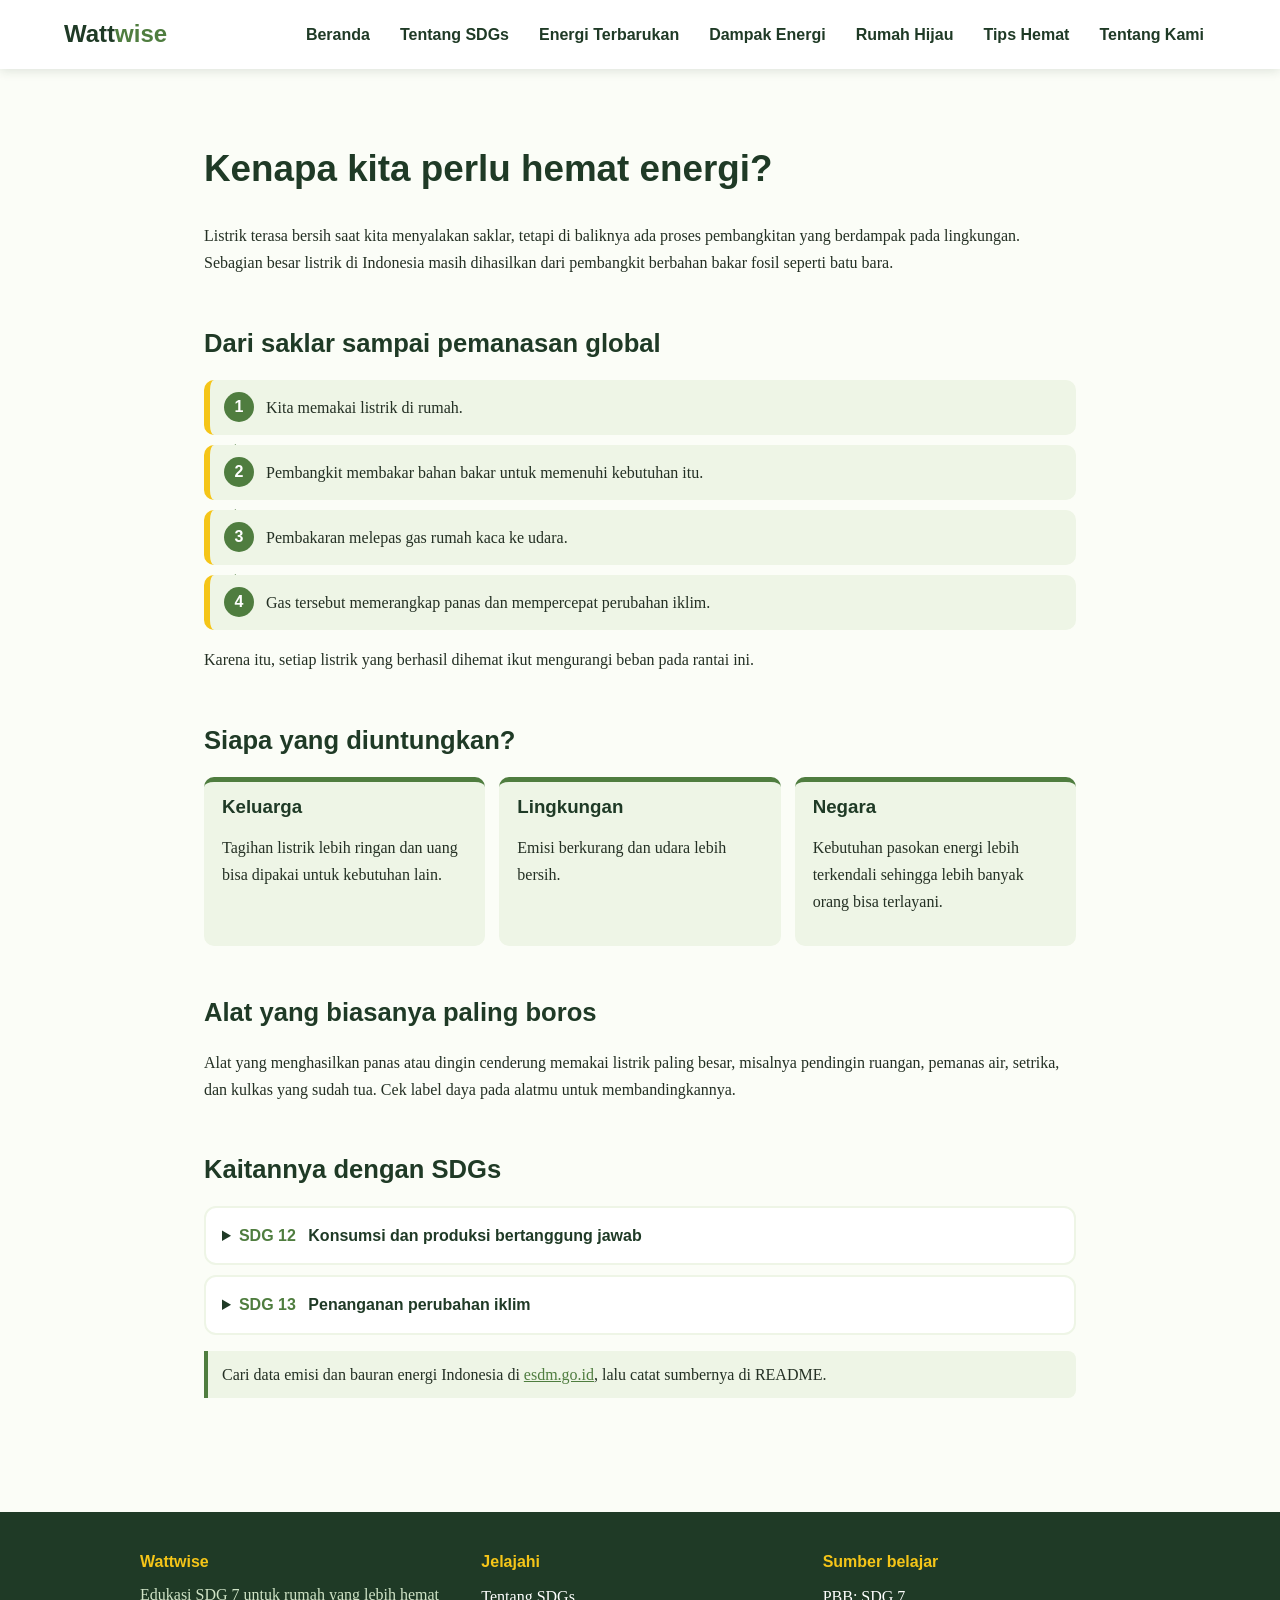
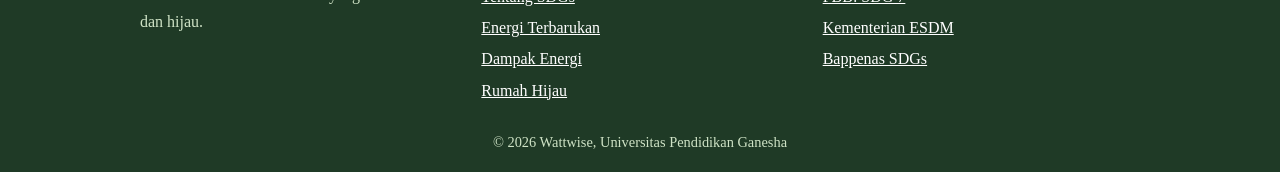
<file: wattwise (2)/dampak.html>
<!DOCTYPE html>
<html lang="id"><head><meta charset="UTF-8"><meta name="viewport" content="width=device-width, initial-scale=1">
<title>Dampak Energi | Wattwise</title>
<link rel="stylesheet" href="global.css"><link rel="stylesheet" href="dampak.css"></head><body>
<header class="nav"><a class="logo" href="index.html">Watt<span>wise</span></a><input type="checkbox" id="mn" aria-label="Buka menu"><label for="mn" class="burger">☰ Menu</label>
<nav><a href="index.html">Beranda</a><a href="tentang-sdg.html">Tentang SDGs</a><a href="energi-terbarukan.html">Energi Terbarukan</a><a href="dampak.html">Dampak Energi</a><a href="rumah-hijau.html">Rumah Hijau</a><a href="tips.html">Tips Hemat</a><a href="tentang.html">Tentang Kami</a></nav></header>
<main>
<section><h1>Kenapa kita perlu hemat energi?</h1>
<p>Listrik terasa bersih saat kita menyalakan saklar, tetapi di baliknya ada proses pembangkitan yang berdampak pada lingkungan. Sebagian besar listrik di Indonesia masih dihasilkan dari pembangkit berbahan bakar fosil seperti batu bara.</p>
<h2>Dari saklar sampai pemanasan global</h2>
<ol class="alur"><li>Kita memakai listrik di rumah.</li><li>Pembangkit membakar bahan bakar untuk memenuhi kebutuhan itu.</li><li>Pembakaran melepas gas rumah kaca ke udara.</li><li>Gas tersebut memerangkap panas dan mempercepat perubahan iklim.</li></ol>
<p>Karena itu, setiap listrik yang berhasil dihemat ikut mengurangi beban pada rantai ini.</p>
<h2>Siapa yang diuntungkan?</h2><div class="untung">
<div><h3>Keluarga</h3><p>Tagihan listrik lebih ringan dan uang bisa dipakai untuk kebutuhan lain.</p></div>
<div><h3>Lingkungan</h3><p>Emisi berkurang dan udara lebih bersih.</p></div>
<div><h3>Negara</h3><p>Kebutuhan pasokan energi lebih terkendali sehingga lebih banyak orang bisa terlayani.</p></div></div>
<h2>Alat yang biasanya paling boros</h2>
<p>Alat yang menghasilkan panas atau dingin cenderung memakai listrik paling besar, misalnya pendingin ruangan, pemanas air, setrika, dan kulkas yang sudah tua. Cek label daya pada alatmu untuk membandingkannya.</p>
<h2>Kaitannya dengan SDGs</h2>
<details><summary><b>SDG 12</b> Konsumsi dan produksi bertanggung jawab</summary><p>Memakai energi secukupnya adalah bentuk konsumsi yang bertanggung jawab.</p></details>
<details><summary><b>SDG 13</b> Penanganan perubahan iklim</summary><p>Mengurangi pemakaian listrik dari bahan bakar fosil membantu menekan emisi.</p></details>
<p class="note">Cari data emisi dan bauran energi Indonesia di <a href="https://www.esdm.go.id" target="_blank" rel="noopener">esdm.go.id</a>, lalu catat sumbernya di README.</p></section>
</main><footer><div class="fgrid"><div><strong>Wattwise</strong><p>Edukasi SDG 7 untuk rumah yang lebih hemat dan hijau.</p></div>
<div><strong>Jelajahi</strong><a href="tentang-sdg.html">Tentang SDGs</a><a href="energi-terbarukan.html">Energi Terbarukan</a><a href="dampak.html">Dampak Energi</a><a href="rumah-hijau.html">Rumah Hijau</a></div>
<div><strong>Sumber belajar</strong><a href="https://sdgs.un.org/goals/goal7" target="_blank" rel="noopener">PBB: SDG 7</a><a href="https://www.esdm.go.id" target="_blank" rel="noopener">Kementerian ESDM</a><a href="https://sdgs.bappenas.go.id" target="_blank" rel="noopener">Bappenas SDGs</a></div></div>
<p class="copy">© 2026 Wattwise, Universitas Pendidikan Ganesha</p></footer>
</body></html>
</file>
<file: global.css>
:root{--g:#4f7d3f;--d:#1f3a26;--y:#f5c518;--l:#eef5e6;--c:#fbfdf7}
*{box-sizing:border-box}
body{margin:0;font-family:Georgia,serif;color:#243024;background:var(--c);line-height:1.7}
img,svg{max-width:100%;height:auto}
h1,h2,h3,.logo,nav a,.btn,.burger,summary{font-family:"Trebuchet MS",sans-serif}
h1,h2,h3{color:var(--d);line-height:1.2}
h1{font-size:2.3rem}
h2{font-size:1.6rem;margin-top:2em}
a{color:var(--g)}
.nav{display:flex;justify-content:space-between;align-items:center;flex-wrap:wrap;gap:8px;padding:14px 5%;background:#fff;position:sticky;top:0;z-index:100;box-shadow:0 2px 10px #1f3a2622}
.logo{font-weight:800;font-size:1.5rem;color:var(--d);text-decoration:none}
.logo span{color:var(--g)}
nav a{margin-left:6px;padding:8px 12px;border-radius:20px;color:var(--d);text-decoration:none;font-weight:600}
nav a:hover{background:var(--l)}
#mn,.burger{display:none}
.burger{cursor:pointer;font-weight:700;color:var(--d);padding:8px 14px;border:2px solid var(--g);border-radius:8px}
section{padding:48px 5%;max-width:1000px;margin:auto}
.btn{display:inline-block;background:var(--y);color:#222;padding:12px 26px;border:0;border-radius:30px;font-size:1rem;font-weight:700;text-decoration:none;cursor:pointer;transition:transform .15s,box-shadow .15s}
.btn:hover{transform:translateY(-2px);box-shadow:0 6px 14px #f5c51888}
.btn.alt{background:#fff;border:2px solid var(--g);color:var(--d)}
.note{background:var(--l);border-left:4px solid var(--g);padding:10px 14px;border-radius:0 8px 8px 0}
details{background:#fff;border:2px solid var(--l);border-radius:12px;margin:10px 0;padding:4px 16px}
details[open]{border-color:var(--g)}
summary{cursor:pointer;padding:10px 0;font-weight:600;color:var(--d)}
summary b{color:var(--g);margin-right:8px}
.ico{font-size:2rem;display:block}
footer{background:var(--d);color:#fff;padding:36px 5% 18px;margin-top:50px}
.fgrid{display:grid;grid-template-columns:repeat(auto-fit,minmax(200px,1fr));gap:24px;max-width:1000px;margin:auto}
footer strong{display:block;margin-bottom:6px;color:var(--y);font-family:"Trebuchet MS",sans-serif}
footer p{margin:0;color:#cfe3c6}
footer a{display:block;color:#fff;padding:2px 0}
.copy{text-align:center;margin-top:24px!important;font-size:.9rem}
a:focus-visible,button:focus-visible,input:focus-visible,summary:focus-visible,.burger:focus-visible{outline:3px solid var(--y);outline-offset:2px}
@media(max-width:860px){
 .burger{display:inline-block}
 .nav nav{display:none;width:100%;order:3}
 #mn:checked~nav{display:block}
 nav a{display:block;margin:0;padding:12px 0;border-radius:0;border-top:1px solid #dbe6d4}
 section{padding:32px 5%}
 h1{font-size:1.8rem}
}
</file>
<file: home.css>
/* ===== Page background ===== */
body {
  background:
    radial-gradient(circle at 10% 15%, rgba(207, 227, 198, 0.8), transparent 45%),
    radial-gradient(circle at 92% 12%, rgba(245, 197, 24, 0.2), transparent 40%),
    radial-gradient(circle at 85% 85%, rgba(168, 208, 255, 0.35), transparent 45%),
    #fbfdf7;
  background-attachment: fixed;
}

/* ===== Hero ===== */
.hero {
  display: flex;
  align-items: center;
  min-height: 520px;
  max-width: none;
  margin: 0;
  padding: 110px max(5%, calc((100vw - 1000px) / 2));
  background:
    linear-gradient(90deg, rgba(31, 58, 38, 0.92) 0%, rgba(31, 58, 38, 0.75) 45%, rgba(31, 58, 38, 0.1) 100%),
    url("background.jpg") center / cover no-repeat;
}

.ht {
  max-width: 560px;
}

.hero h1 {
  font-size: 2.8rem;
  color: #fff;
}

.hero p {
  color: #e8f3e0;
}

.hero .btn.alt {
  background: transparent;
  border-color: #fff;
  color: #fff;
}

.start {
  justify-content: flex-start !important;
}

/* ===== How it works ===== */
.why {
  display: grid;
  grid-template-columns: 1fr 1.3fr;
  gap: 40px;
  align-items: center;
  max-width: none;
  padding: 72px max(5%, calc((100vw - 1200px) / 2));
}

.why-text {
  text-align: left;
}

.label {
  display: inline-block;
  margin-bottom: 8px;
  color: var(--g);
  font: 700 0.9rem "Trebuchet MS", sans-serif;
}

.why-text h2 {
  margin: 0 0 12px;
  font-size: 2rem;
}

.why-text p {
  margin: 0;
}

.steps {
  list-style: none;
  margin: 0;
  padding: 0;
  display: grid;
  grid-template-columns: 1fr;
  gap: 16px;
}

.steps li {
  display: grid;
  grid-template-columns: 48px 1fr;
  column-gap: 14px;
  align-items: center;
  align-content: start;
  background: #fff;
  border-radius: 14px;
  padding: 22px;
  box-shadow: 0 2px 12px rgba(31, 58, 38, 0.1);
}

.steps .vector {
  width: 48px;
  height: 48px;
  margin: 0;
}

.steps h3 {
  margin: 0;
}

.steps p {
  grid-column: 1 / -1;
  margin: 12px 0 0;
}

/* ===== Why is it important? (cards) ===== */
.important {
  max-width: none;
  padding: 64px 4%;
}

.important h2 {
  margin: 0 0 24px;
  font-size: 2rem;
  text-align: center;
}

.grid {
  display: grid;
  grid-template-columns: repeat(3, 1fr);
  gap: 20px;
}

.card {
  background: #1f5a1c;
  border-radius: 16px;
  padding: 12px;
  text-align: left;
  transition: transform 0.2s;
}

.card:hover {
  transform: translateY(-4px);
}

.foto {
  width: 100%;
  height: 260px;
  object-fit: cover;
  object-position: center;
  border-radius: 12px;
  display: block;
  margin: 0;
}

.card-body {
  padding: 16px 10px 10px;
}

.chip {
  display: inline-block;
  padding: 2px 12px;
  border: 1px solid var(--y);
  border-radius: 20px;
  color: var(--y);
  font: 600 0.8rem "Trebuchet MS", sans-serif;
}

.card h3 {
  margin: 12px 0 10px;
  padding-bottom: 10px;
  border-bottom: 1px solid rgba(255, 255, 255, 0.25);
  color: #fff;
  font-size: 1.25rem;
}

.card p {
  margin: 0;
  color: #d7e8cc;
  font-size: 0.95rem;
}

/* ===== Buttons row ===== */
.pilih {
  display: flex;
  gap: 12px;
  justify-content: center;
  flex-wrap: wrap;
}

/* ===== Responsive: tablet ===== */
@media (max-width: 960px) {
  .grid {
    grid-template-columns: repeat(2, 1fr);
  }
}

/* ===== Responsive: phone ===== */
@media (max-width: 700px) {
  .hero {
    min-height: 420px;
    padding: 70px 5%;
    background:
      linear-gradient(rgba(31, 58, 38, 0.8), rgba(31, 58, 38, 0.7)),
      url("background.jpg") center / cover no-repeat;
  }

  .hero h1 {
    font-size: 2rem;
  }

  .why {
    grid-template-columns: 1fr;
    gap: 24px;
    padding: 48px 5%;
  }

  .important {
    padding: 48px 5%;
  }

  .grid {
    grid-template-columns: 1fr;
  }

  .foto {
    height: 220px;
  }
}

/* ===== Accessibility: reduce motion ===== */
@media (prefers-reduced-motion: reduce) {
  .card:hover,
  .btn:hover {
    transform: none;
  }
}
</file>
<file: css/global.css>
:root {
  --g: #4f7d3f;
  --d: #1f3a26;
  --y: #f5c518;
  --l: #eef5e6;
  --c: #fbfdf7;
}
* {
  box-sizing: border-box;
}
body {
  margin: 0;
  font-family: Georgia, serif;
  color: #243024;
  background: var(--c);
  line-height: 1.7;
}
img,
svg {
  max-width: 100%;
  height: auto;
}
h1,
h2,
h3,
.logo,
nav a,
.btn,
.burger,
summary {
  font-family: "Trebuchet MS", sans-serif;
}
h1,
h2,
h3 {
  color: var(--d);
  line-height: 1.2;
}
h1 {
  font-size: 2.3rem;
}
h2 {
  font-size: 1.6rem;
  margin-top: 2em;
}
a {
  color: var(--g);
}
.nav {
  display: flex;
  justify-content: space-between;
  align-items: center;
  flex-wrap: wrap;
  gap: 8px;
  padding: 14px 5%;
  background: #fff;
  position: sticky;
  top: 0;
  z-index: 100;
  box-shadow: 0 2px 10px #1f3a2622;
}
.logo {
  font-weight: 800;
  font-size: 1.5rem;
  color: var(--d);
  text-decoration: none;
}
.logo span {
  color: var(--g);
}
nav a {
  margin-left: 6px;
  padding: 8px 12px;
  border-radius: 20px;
  color: var(--d);
  text-decoration: none;
  font-weight: 600;
}
nav a:hover {
  background: var(--l);
}
#mn,
.burger {
  display: none;
}
.burger {
  cursor: pointer;
  font-weight: 700;
  color: var(--d);
  padding: 8px 14px;
  border: 2px solid var(--g);
  border-radius: 8px;
}
section {
  padding: 48px 5%;
  max-width: 1000px;
  margin: auto;
}
.btn {
  display: inline-block;
  background: var(--y);
  color: #222;
  padding: 12px 26px;
  border: 0;
  border-radius: 30px;
  font-size: 1rem;
  font-weight: 700;
  text-decoration: none;
  cursor: pointer;
  transition:
    transform 0.15s,
    box-shadow 0.15s;
}
.btn:hover {
  transform: translateY(-2px);
  box-shadow: 0 6px 14px #f5c51888;
}
.btn.alt {
  background: #fff;
  border: 2px solid var(--g);
  color: var(--d);
}
.note {
  background: var(--l);
  border-left: 4px solid var(--g);
  padding: 10px 14px;
  border-radius: 0 8px 8px 0;
}
details {
  background: #fff;
  border: 2px solid var(--l);
  border-radius: 12px;
  margin: 10px 0;
  padding: 4px 16px;
}
details[open] {
  border-color: var(--g);
}
summary {
  cursor: pointer;
  padding: 10px 0;
  font-weight: 600;
  color: var(--d);
}
summary b {
  color: var(--g);
  margin-right: 8px;
}
.ico {
  font-size: 2rem;
  display: block;
}
footer {
  background: var(--d);
  color: #fff;
  padding: 36px 5% 18px;
  margin-top: 50px;
}
.fgrid {
  display: grid;
  grid-template-columns: repeat(auto-fit, minmax(200px, 1fr));
  gap: 24px;
  max-width: 1000px;
  margin: auto;
}
footer strong {
  display: block;
  margin-bottom: 6px;
  color: var(--y);
  font-family: "Trebuchet MS", sans-serif;
}
footer p {
  margin: 0;
  color: #cfe3c6;
}
footer a {
  display: block;
  color: #fff;
  padding: 2px 0;
}
.copy {
  text-align: center;
  margin-top: 24px !important;
  font-size: 0.9rem;
}
a:focus-visible,
button:focus-visible,
input:focus-visible,
summary:focus-visible,
.burger:focus-visible {
  outline: 3px solid var(--y);
  outline-offset: 2px;
}
@media (max-width: 860px) {
  .burger {
    display: inline-block;
  }
  .nav nav {
    display: none;
    width: 100%;
    order: 3;
  }
  #mn:checked ~ nav {
    display: block;
  }
  nav a {
    display: block;
    margin: 0;
    padding: 12px 0;
    border-radius: 0;
    border-top: 1px solid #dbe6d4;
  }
  section {
    padding: 32px 5%;
  }
  h1 {
    font-size: 1.8rem;
  }
}
</file>
<file: css/home.css>
/* ===== Page background ===== */
body {
  background:
    radial-gradient(circle at 10% 15%, rgba(207, 227, 198, 0.8), transparent 45%),
    radial-gradient(circle at 92% 12%, rgba(245, 197, 24, 0.2), transparent 40%),
    radial-gradient(circle at 85% 85%, rgba(168, 208, 255, 0.35), transparent 45%),
    #fbfdf7;
  background-attachment: fixed;
}

/* ===== Hero ===== */
.hero {
  display: flex;
  align-items: center;
  min-height: 520px;
  max-width: none;
  margin: 0;
  padding: 110px max(5%, calc((100vw - 1000px) / 2));
  background:
    linear-gradient(90deg, #1f3a26eb 0%, rgba(31, 58, 38, 0.75) 45%, rgba(31, 58, 38, 0.1) 100%),
    url("/img/background.jpg") center / cover no-repeat;
}

.ht {
  max-width: 560px;
}

.hero h1 {
  font-size: 2.8rem;
  color: #fff;
}

.hero p {
  color: #e8f3e0;
}

.hero .btn.alt {
  background: transparent;
  border-color: #fff;
  color: #fff;
}

.start {
  justify-content: flex-start !important;
}

/* ===== How it works ===== */
.why {
  display: grid;
  grid-template-columns: 1fr 1.3fr;
  gap: 40px;
  align-items: center;
  max-width: none;
  padding: 72px max(5%, calc((100vw - 1200px) / 2));
}

.why-text {
  text-align: left;
}

.label {
  display: inline-block;
  margin-bottom: 8px;
  color: var(--g);
  font: 700 0.9rem "Trebuchet MS", sans-serif;
}

.why-text h2 {
  margin: 0 0 12px;
  font-size: 2rem;
}

.why-text p {
  margin: 0;
}

.steps {
  list-style: none;
  margin: 0;
  padding: 0;
  display: grid;
  grid-template-columns: 1fr;
  gap: 16px;
}

.steps li {
  display: grid;
  grid-template-columns: 48px 1fr;
  column-gap: 14px;
  align-items: center;
  align-content: start;
  background: #fff;
  border-radius: 14px;
  padding: 22px;
  box-shadow: 0 2px 12px rgba(31, 58, 38, 0.1);
}

.steps .vector {
  width: 48px;
  height: 48px;
  margin: 0;
}

.steps h3 {
  margin: 0;
}

.steps p {
  grid-column: 1 / -1;
  margin: 12px 0 0;
}

/* ===== Why is it important? (cards) ===== */
.important {
  max-width: none;
  padding: 64px 4%;
}

.important h2 {
  margin: 0 0 24px;
  font-size: 2rem;
  text-align: center;
}

.grid {
  display: grid;
  grid-template-columns: repeat(3, 1fr);
  gap: 20px;
}

.card {
  background: #1f3a26eb;
  border-radius: 16px;
  padding: 12px;
  text-align: left;
  transition: transform 0.2s;
}

.card:hover {
  transform: translateY(-4px);
}

.foto {
  width: 100%;
  height: 260px;
  object-fit: cover;
  object-position: center;
  border-radius: 12px;
  display: block;
  margin: 0;
}

.card-body {
  padding: 16px 10px 10px;
}

.chip {
  display: inline-block;
  padding: 2px 12px;
  border: 1px solid var(--y);
  border-radius: 20px;
  color: var(--y);
  font: 600 0.8rem "Trebuchet MS", sans-serif;
}

.card h3 {
  margin: 12px 0 10px;
  padding-bottom: 10px;
  border-bottom: 1px solid rgba(255, 255, 255, 0.25);
  color: #fff;
  font-size: 1.25rem;
}

.card p {
  margin: 0;
  color: #d7e8cc;
  font-size: 0.95rem;
}

/* ===== Buttons row ===== */
.pilih {
  display: flex;
  gap: 12px;
  justify-content: center;
  flex-wrap: wrap;
}

/* ===== Responsive: tablet ===== */
@media (max-width: 960px) {
  .grid {
    grid-template-columns: repeat(2, 1fr);
  }
}

/* ===== Responsive: phone ===== */
@media (max-width: 700px) {
  .hero {
    min-height: 420px;
    padding: 70px 5%;
    background:
      linear-gradient(rgba(31, 58, 38, 0.8), rgba(31, 58, 38, 0.7)),
      url("/nadin/imgs/background.jpg") center / cover no-repeat;
  }

  .hero h1 {
    font-size: 2rem;
  }

  .why {
    grid-template-columns: 1fr;
    gap: 24px;
    padding: 48px 5%;
  }

  .important {
    padding: 48px 5%;
  }

  .grid {
    grid-template-columns: 1fr;
  }

  .foto {
    height: 220px;
  }
}

/* ===== Accessibility: reduce motion ===== */
@media (prefers-reduced-motion: reduce) {
  .card:hover,
  .btn:hover {
    transform: none;
  }
}
</file>
<file: wattwise (2)/global.css>
:root{--g:#4f7d3f;--d:#1f3a26;--y:#f5c518;--l:#eef5e6;--c:#fbfdf7}
*{box-sizing:border-box}
body{margin:0;font-family:Georgia,serif;color:#243024;background:var(--c);line-height:1.7}
img,svg{max-width:100%;height:auto}
h1,h2,h3,.logo,nav a,.btn,.burger,summary{font-family:"Trebuchet MS",sans-serif}
h1,h2,h3{color:var(--d);line-height:1.2}
h1{font-size:2.3rem}
h2{font-size:1.6rem;margin-top:2em}
a{color:var(--g)}
.nav{display:flex;justify-content:space-between;align-items:center;flex-wrap:wrap;gap:8px;padding:14px 5%;background:#fff;position:sticky;top:0;z-index:100;box-shadow:0 2px 10px #1f3a2622}
.logo{font-weight:800;font-size:1.5rem;color:var(--d);text-decoration:none}
.logo span{color:var(--g)}
nav a{margin-left:6px;padding:8px 12px;border-radius:20px;color:var(--d);text-decoration:none;font-weight:600}
nav a:hover{background:var(--l)}
#mn,.burger{display:none}
.burger{cursor:pointer;font-weight:700;color:var(--d);padding:8px 14px;border:2px solid var(--g);border-radius:8px}
section{padding:48px 5%;max-width:1000px;margin:auto}
.btn{display:inline-block;background:var(--y);color:#222;padding:12px 26px;border:0;border-radius:30px;font-size:1rem;font-weight:700;text-decoration:none;cursor:pointer;transition:transform .15s,box-shadow .15s}
.btn:hover{transform:translateY(-2px);box-shadow:0 6px 14px #f5c51888}
.btn.alt{background:#fff;border:2px solid var(--g);color:var(--d)}
.note{background:var(--l);border-left:4px solid var(--g);padding:10px 14px;border-radius:0 8px 8px 0}
details{background:#fff;border:2px solid var(--l);border-radius:12px;margin:10px 0;padding:4px 16px}
details[open]{border-color:var(--g)}
summary{cursor:pointer;padding:10px 0;font-weight:600;color:var(--d)}
summary b{color:var(--g);margin-right:8px}
.ico{font-size:2rem;display:block}
footer{background:var(--d);color:#fff;padding:36px 5% 18px;margin-top:50px}
.fgrid{display:grid;grid-template-columns:repeat(auto-fit,minmax(200px,1fr));gap:24px;max-width:1000px;margin:auto}
footer strong{display:block;margin-bottom:6px;color:var(--y);font-family:"Trebuchet MS",sans-serif}
footer p{margin:0;color:#cfe3c6}
footer a{display:block;color:#fff;padding:2px 0}
.copy{text-align:center;margin-top:24px!important;font-size:.9rem}
a:focus-visible,button:focus-visible,input:focus-visible,summary:focus-visible,.burger:focus-visible{outline:3px solid var(--y);outline-offset:2px}
@media(max-width:860px){
 .burger{display:inline-block}
 .nav nav{display:none;width:100%;order:3}
 #mn:checked~nav{display:block}
 nav a{display:block;margin:0;padding:12px 0;border-radius:0;border-top:1px solid #dbe6d4}
 section{padding:32px 5%}
 h1{font-size:1.8rem}
}
</file>
<file: wattwise (2)/home.css>
.hero{display:grid;grid-template-columns:1.2fr 1fr;gap:30px;align-items:center;max-width:1100px}
.hero h1{font-size:2.8rem}
.start{justify-content:flex-start!important}
.art{width:100%;background:linear-gradient(#e6f2d8,#fbfdf7);border-radius:24px}
.rays{transform-box:fill-box;transform-origin:center;animation:putar 24s linear infinite}
@keyframes putar{to{transform:rotate(360deg)}}
.steps{list-style:none;padding:0;display:grid;grid-template-columns:repeat(auto-fit,minmax(220px,1fr));gap:16px;counter-reset:s}
.steps li{counter-increment:s;background:var(--l);border-radius:14px;padding:20px 20px 20px 64px;position:relative}
.steps li::before{content:counter(s);position:absolute;left:16px;top:18px;width:36px;height:36px;border-radius:50%;background:var(--g);color:#fff;display:grid;place-items:center;font:700 1.1rem "Trebuchet MS",sans-serif}
.steps h3{margin:0 0 4px}
.grid{display:grid;grid-template-columns:repeat(auto-fit,minmax(220px,1fr));gap:18px}
.card{background:var(--l);border-radius:14px;padding:20px;transition:transform .2s}
.card:hover{transform:translateY(-4px)}
.ajak{text-align:center;background:var(--l);border-radius:16px;margin:20px auto}
.pilih{display:flex;gap:12px;justify-content:center;flex-wrap:wrap}
@media(max-width:700px){.hero{grid-template-columns:1fr}.hero h1{font-size:2rem}.art{max-width:360px;margin:auto}}
@media(prefers-reduced-motion:reduce){.rays{animation:none}.card:hover,.btn:hover{transform:none}}
</file>
<file: nadin/code/global.css>
:root {
  --g: #4f7d3f;
  --d: #1f3a26;
  --y: #f5c518;
  --l: #eef5e6;
  --c: #fbfdf7;
}
* {
  box-sizing: border-box;
}
body {
  margin: 0;
  font-family: Georgia, serif;
  color: #243024;
  background: var(--c);
  line-height: 1.7;
}
img,
svg {
  max-width: 100%;
  height: auto;
}
h1,
h2,
h3,
.logo,
nav a,
.btn,
.burger,
summary {
  font-family: "Trebuchet MS", sans-serif;
}
h1,
h2,
h3 {
  color: var(--d);
  line-height: 1.2;
}
h1 {
  font-size: 2.3rem;
}
h2 {
  font-size: 1.6rem;
  margin-top: 2em;
}
a {
  color: var(--g);
}
.nav {
  display: flex;
  justify-content: space-between;
  align-items: center;
  flex-wrap: wrap;
  gap: 8px;
  padding: 14px 5%;
  background: #fff;
  position: sticky;
  top: 0;
  z-index: 100;
  box-shadow: 0 2px 10px #1f3a2622;
}
.logo {
  font-weight: 800;
  font-size: 1.5rem;
  color: var(--d);
  text-decoration: none;
}
.logo span {
  color: var(--g);
}
nav a {
  margin-left: 6px;
  padding: 8px 12px;
  border-radius: 20px;
  color: var(--d);
  text-decoration: none;
  font-weight: 600;
}
nav a:hover {
  background: var(--l);
}
#mn,
.burger {
  display: none;
}
.burger {
  cursor: pointer;
  font-weight: 700;
  color: var(--d);
  padding: 8px 14px;
  border: 2px solid var(--g);
  border-radius: 8px;
}
section {
  padding: 48px 5%;
  max-width: 1000px;
  margin: auto;
}
.btn {
  display: inline-block;
  background: var(--y);
  color: #222;
  padding: 12px 26px;
  border: 0;
  border-radius: 30px;
  font-size: 1rem;
  font-weight: 700;
  text-decoration: none;
  cursor: pointer;
  transition:
    transform 0.15s,
    box-shadow 0.15s;
}
.btn:hover {
  transform: translateY(-2px);
  box-shadow: 0 6px 14px #f5c51888;
}
.btn.alt {
  background: #fff;
  border: 2px solid var(--g);
  color: var(--d);
}
.note {
  background: var(--l);
  border-left: 4px solid var(--g);
  padding: 10px 14px;
  border-radius: 0 8px 8px 0;
}
details {
  background: #fff;
  border: 2px solid var(--l);
  border-radius: 12px;
  margin: 10px 0;
  padding: 4px 16px;
}
details[open] {
  border-color: var(--g);
}
summary {
  cursor: pointer;
  padding: 10px 0;
  font-weight: 600;
  color: var(--d);
}
summary b {
  color: var(--g);
  margin-right: 8px;
}
.ico {
  font-size: 2rem;
  display: block;
}
footer {
  background: var(--d);
  color: #fff;
  padding: 36px 5% 18px;
  margin-top: 50px;
}
.fgrid {
  display: grid;
  grid-template-columns: repeat(auto-fit, minmax(200px, 1fr));
  gap: 24px;
  max-width: 1000px;
  margin: auto;
}
footer strong {
  display: block;
  margin-bottom: 6px;
  color: var(--y);
  font-family: "Trebuchet MS", sans-serif;
}
footer p {
  margin: 0;
  color: #cfe3c6;
}
footer a {
  display: block;
  color: #fff;
  padding: 2px 0;
}
.copy {
  text-align: center;
  margin-top: 24px !important;
  font-size: 0.9rem;
}
a:focus-visible,
button:focus-visible,
input:focus-visible,
summary:focus-visible,
.burger:focus-visible {
  outline: 3px solid var(--y);
  outline-offset: 2px;
}
@media (max-width: 860px) {
  .burger {
    display: inline-block;
  }
  .nav nav {
    display: none;
    width: 100%;
    order: 3;
  }
  #mn:checked ~ nav {
    display: block;
  }
  nav a {
    display: block;
    margin: 0;
    padding: 12px 0;
    border-radius: 0;
    border-top: 1px solid #dbe6d4;
  }
  section {
    padding: 32px 5%;
  }
  h1 {
    font-size: 1.8rem;
  }
}
</file>
<file: nadin/code/home.css>
/* ===== Page background ===== */
body {
  background:
    radial-gradient(circle at 10% 15%, rgba(207, 227, 198, 0.8), transparent 45%),
    radial-gradient(circle at 92% 12%, rgba(245, 197, 24, 0.2), transparent 40%),
    radial-gradient(circle at 85% 85%, rgba(168, 208, 255, 0.35), transparent 45%),
    #fbfdf7;
  background-attachment: fixed;
}

/* ===== Hero ===== */
.hero {
  display: flex;
  align-items: center;
  min-height: 520px;
  max-width: none;
  margin: 0;
  padding: 110px max(5%, calc((100vw - 1000px) / 2));
  background:
    linear-gradient(90deg, #1f3a26eb 0%, rgba(31, 58, 38, 0.75) 45%, rgba(31, 58, 38, 0.1) 100%),
    url("/nadin/imgs/background.jpg") center / cover no-repeat;
}

.ht {
  max-width: 560px;
}

.hero h1 {
  font-size: 2.8rem;
  color: #fff;
}

.hero p {
  color: #e8f3e0;
}

.hero .btn.alt {
  background: transparent;
  border-color: #fff;
  color: #fff;
}

.start {
  justify-content: flex-start !important;
}

/* ===== How it works ===== */
.why {
  display: grid;
  grid-template-columns: 1fr 1.3fr;
  gap: 40px;
  align-items: center;
  max-width: none;
  padding: 72px max(5%, calc((100vw - 1200px) / 2));
}

.why-text {
  text-align: left;
}

.label {
  display: inline-block;
  margin-bottom: 8px;
  color: var(--g);
  font: 700 0.9rem "Trebuchet MS", sans-serif;
}

.why-text h2 {
  margin: 0 0 12px;
  font-size: 2rem;
}

.why-text p {
  margin: 0;
}

.steps {
  list-style: none;
  margin: 0;
  padding: 0;
  display: grid;
  grid-template-columns: 1fr;
  gap: 16px;
}

.steps li {
  display: grid;
  grid-template-columns: 48px 1fr;
  column-gap: 14px;
  align-items: center;
  align-content: start;
  background: #fff;
  border-radius: 14px;
  padding: 22px;
  box-shadow: 0 2px 12px rgba(31, 58, 38, 0.1);
}

.steps .vector {
  width: 48px;
  height: 48px;
  margin: 0;
}

.steps h3 {
  margin: 0;
}

.steps p {
  grid-column: 1 / -1;
  margin: 12px 0 0;
}

/* ===== Why is it important? (cards) ===== */
.important {
  max-width: none;
  padding: 64px 4%;
}

.important h2 {
  margin: 0 0 24px;
  font-size: 2rem;
  text-align: center;
}

.grid {
  display: grid;
  grid-template-columns: repeat(3, 1fr);
  gap: 20px;
}

.card {
  background: #1f3a26eb;
  border-radius: 16px;
  padding: 12px;
  text-align: left;
  transition: transform 0.2s;
}

.card:hover {
  transform: translateY(-4px);
}

.foto {
  width: 100%;
  height: 260px;
  object-fit: cover;
  object-position: center;
  border-radius: 12px;
  display: block;
  margin: 0;
}

.card-body {
  padding: 16px 10px 10px;
}

.chip {
  display: inline-block;
  padding: 2px 12px;
  border: 1px solid var(--y);
  border-radius: 20px;
  color: var(--y);
  font: 600 0.8rem "Trebuchet MS", sans-serif;
}

.card h3 {
  margin: 12px 0 10px;
  padding-bottom: 10px;
  border-bottom: 1px solid rgba(255, 255, 255, 0.25);
  color: #fff;
  font-size: 1.25rem;
}

.card p {
  margin: 0;
  color: #d7e8cc;
  font-size: 0.95rem;
}

/* ===== Buttons row ===== */
.pilih {
  display: flex;
  gap: 12px;
  justify-content: center;
  flex-wrap: wrap;
}

/* ===== Responsive: tablet ===== */
@media (max-width: 960px) {
  .grid {
    grid-template-columns: repeat(2, 1fr);
  }
}

/* ===== Responsive: phone ===== */
@media (max-width: 700px) {
  .hero {
    min-height: 420px;
    padding: 70px 5%;
    background:
      linear-gradient(rgba(31, 58, 38, 0.8), rgba(31, 58, 38, 0.7)),
      url("/nadin/imgs/background.jpg") center / cover no-repeat;
  }

  .hero h1 {
    font-size: 2rem;
  }

  .why {
    grid-template-columns: 1fr;
    gap: 24px;
    padding: 48px 5%;
  }

  .important {
    padding: 48px 5%;
  }

  .grid {
    grid-template-columns: 1fr;
  }

  .foto {
    height: 220px;
  }
}

/* ===== Accessibility: reduce motion ===== */
@media (prefers-reduced-motion: reduce) {
  .card:hover,
  .btn:hover {
    transform: none;
  }
}
</file>
<file: dampak.css>
.alur{list-style:none;padding:0;display:grid;gap:10px;counter-reset:a}
.alur li{counter-increment:a;position:relative;background:var(--l);border-left:6px solid var(--y);border-radius:10px;padding:14px 16px 14px 56px}
.alur li::before{content:counter(a);position:absolute;left:14px;top:12px;width:30px;height:30px;border-radius:50%;background:var(--g);color:#fff;display:grid;place-items:center;font:700 1rem "Trebuchet MS",sans-serif}
.alur li:not(:last-child)::after{content:"↓";position:absolute;left:21px;bottom:-26px;color:var(--g);font-weight:800}
.untung{display:grid;grid-template-columns:repeat(auto-fit,minmax(220px,1fr));gap:14px}
.untung div{background:var(--l);border-top:5px solid var(--g);border-radius:10px;padding:14px 18px}
.untung h3{margin:0 0 4px}

.tabel-wrap{overflow-x:auto}
.tabel{width:100%;border-collapse:collapse;margin:1rem 0}
.tabel th,.tabel td{padding:.7rem .9rem;text-align:left;border-bottom:1px solid rgba(128,128,128,.3)}
.tabel th{font-weight:700}

body{
  background:
    radial-gradient(circle at 8% 10%, rgba(207,227,198,.55), transparent 32%),
    radial-gradient(circle at 94% 8%, rgba(245,197,24,.12), transparent 30%),
    radial-gradient(circle at 90% 90%, rgba(168,208,255,.22), transparent 32%),
    #fbfdf7;
  background-attachment:fixed;
}

.hero-inner{
  width:100%;
  max-width:1100px;
  margin:0 auto;
  padding:3rem 1.5rem;
}
.hero-inner h1{
  max-width:14ch;
  font-size:clamp(2.2rem,5vw,3.6rem);
  line-height:1.1;
  margin-bottom:1rem;
}
.hero-inner p{max-width:38ch;font-size:1.1rem}

.dampak-split{
  display:grid;
  grid-template-columns:1.5fr 1fr;
  gap:2rem;
  align-items:center;
  margin:4rem 0 2rem;
}
.dampak-split > *{min-width:0}

.dampak-teks h2{
  margin-top:0;
  font-size:clamp(1.3rem,2.3vw,1.9rem);
  white-space:nowrap;
}
.dampak-teks ul{margin-top:0;margin-bottom:0}
.dampak-teks li:last-child{margin-bottom:0}

.foto-grid{
  display:grid;
  grid-template-columns:2fr 1fr;
  grid-template-rows:1fr 1fr;
  gap:.5rem;
  height:260px;
  width:100%;
  max-width:380px;
  justify-self:end;
}
.foto-grid figure{
  position:relative;
  margin:0;
  overflow:hidden;
  border-radius:12px;
  background:#e3f3dc;
}
.foto-grid img{
  position:absolute;
  inset:0;
  width:100%;
  height:100%;
  object-fit:cover;
  display:block;
}
.foto-grid .besar{grid-row:1 / 3}

@media (max-width:800px){
  .dampak-split{grid-template-columns:1fr;margin-top:2.5rem}
  .dampak-teks h2{white-space:normal}
  .foto-grid{height:240px;max-width:none;justify-self:stretch}
}
</file>
<file: renewable.css>
:root {
  --sans: "Segoe UI", system-ui, -apple-system, Roboto, Arial, sans-serif;
}

body {
  background: #f7faf5;
}

main {
  max-width: 820px;
  margin: 0 auto;
  padding: 56px 20px 88px;
}

/* font sans untuk judul dan label */
main h1,
.src h3,
.src small {
  font-family: var(--sans);
}

main h1 {
  margin: 0 0 16px;
  font-size: clamp(2rem, 4vw, 2.7rem);
  font-weight: 800;
  letter-spacing: -0.02em;
  line-height: 1.15;
  color: var(--d);
}

main p {
  font-size: 1rem;
  line-height: 1.75;
}

/* kartu jenis energi */
.src {
  display: grid;
  grid-template-columns: repeat(6, 1fr);
  gap: 14px;
  margin: 32px 0;
}

.src article {
  grid-column: span 2;
  display: flex;
  flex-direction: column;
  align-items: flex-start;
  padding: 22px;
  border: 1px solid #e1e9dc;
  border-radius: 16px;
  background: #fff;
  transition: border-color 0.2s, transform 0.2s;
}

.src article:hover {
  border-color: var(--g);
  transform: translateY(-3px);
}

/* kartu besar (Surya) */
.src article:first-child {
  grid-column: span 4;
  min-height: 300px;
  border-color: var(--d);
  background: var(--d);
}

/* ikon */
.ico {
  display: grid;
  place-items: center;
  width: 56px;
  height: 56px;
  margin-bottom: 16px;
  border-radius: 14px;
  background: var(--l);
  font-size: 1.8rem;
}

.src article:first-child .ico {
  width: 72px;
  height: 72px;
  margin-bottom: 24px;
  border-radius: 18px;
  background: rgba(255, 255, 255, 0.12);
  font-size: 2.4rem;
}

/* judul dan teks */
.src h3 {
  margin: 0 0 8px;
  font-size: 1.2rem;
  font-weight: 700;
  color: var(--d);
}

.src p {
  flex-grow: 1;
  margin: 0;
  font-size: 0.95rem;
  line-height: 1.65;
}

.src article:first-child h3 {
  font-size: 1.6rem;
  color: #fff;
}

.src article:first-child p {
  max-width: 520px;
  color: #e8f3e0;
}

/* label di bawah kartu */
.src small {
  margin-top: 16px;
  font-size: 0.78rem;
  font-weight: 700;
  letter-spacing: 0.12em;
  text-transform: uppercase;
  color: var(--g);
}

.src article:first-child small {
  color: var(--y);
}

/* kotak catatan sumber */
.note {
  margin-top: 32px;
  padding: 18px 22px;
  border: 1px solid #d5e3cd;
  border-radius: 16px;
  background: var(--l);
  font-size: 0.95rem;
}

/* tablet */
@media (max-width: 860px) {
  .src {
    grid-template-columns: repeat(2, 1fr);
  }

  .src article {
    grid-column: span 1;
  }

  .src article:first-child {
    grid-column: span 2;
    min-height: 0;
  }
}

/* HP: padding, sama dengan sdg.css */
@media (max-width: 700px) {
  main {
    padding: 36px 16px 64px;
  }
}

/* HP kecil: kartu jadi satu kolom */
@media (max-width: 560px) {
  .src {
    grid-template-columns: 1fr;
  }

  .src article,
  .src article:first-child {
    grid-column: span 1;
  }
}

@media (prefers-reduced-motion: reduce) {
  .src article {
    transition: none;
  }

  .src article:hover {
    transform: none;
  }
}
</file>
<file: rumah.css>
.ide{display:grid;grid-template-columns:repeat(auto-fit,minmax(260px,1fr));gap:16px;margin:20px 0}
.ide article{background:var(--l);border-top:5px solid var(--y);border-radius:12px;padding:18px;display:flex;flex-direction:column;gap:4px}
.ide h3{margin:0}
.ide p{margin:0 0 8px}
.ide .tag{align-self:flex-start;margin-top:auto;background:#fff;color:var(--g);padding:3px 12px;border-radius:14px;font:700 .9rem "Trebuchet MS",sans-serif}

body{
  background:
    radial-gradient(circle at 8% 10%, rgba(207,227,198,.55), transparent 32%),
    radial-gradient(circle at 94% 8%, rgba(245,197,24,.12), transparent 30%),
    radial-gradient(circle at 90% 90%, rgba(168,208,255,.22), transparent 32%),
    #fbfdf7;
  background-attachment:fixed;
}

.rumah-split{
  display:grid;
  grid-template-columns:1fr 1fr;
  gap:2rem;
  align-items:stretch;
  margin:4rem 0 2rem;
}
.rumah-split > *{min-width:0}
.rumah-teks h2{margin-top:0}
.rumah-teks ul{margin-top:0;margin-bottom:0}
.rumah-teks li:last-child{margin-bottom:0}

.foto-grid .besar{grid-row:1 / 3}

.tabel-wrap{overflow-x:auto}
.tabel{width:100%;border-collapse:collapse;margin:1rem 0}
.tabel th,.tabel td{padding:.7rem .9rem;text-align:center;border-bottom:1px solid rgba(128,128,128,.3)}
.tabel th{font-weight:700}
.tabel td:first-child,.tabel th:first-child{text-align:left}

.note{margin:1rem 0;padding:.8rem 1rem;border-left:4px solid #5a8f3c;background:#eef5e6;border-radius:8px}

.untung{display:grid;grid-template-columns:repeat(auto-fit,minmax(220px,1fr));gap:14px}
.untung div{background:var(--l);border-top:5px solid var(--y);border-radius:10px;padding:14px 18px}
.untung h3{margin:0 0 4px}
</file>
<file: sdg.css>
:root {
  --sans: "Segoe UI", system-ui, -apple-system, Roboto, Arial, sans-serif;
}

body {
  background: #f7faf5;
}

main {
  max-width: 820px;
  margin: 0 auto;
  padding: 1px 20px 88px;
}

main h1 {
  margin: 0 0 16px;
  font-family: var(--sans);
  font-size: clamp(2rem, 4vw, 2.7rem);
  font-weight: 800;
  letter-spacing: -0.02em;
  line-height: 1.15;
  color: var(--d);
}

main h2 {
  margin: 48px 0 12px;
  font-family: var(--sans);
  font-size: 1.5rem;
  font-weight: 700;
  letter-spacing: -0.01em;
  color: var(--d);
}

main p {
  font-size: 1rem;
  line-height: 1.75;
}

/* kotak fokus SDG 7 */
.fokus {
  display: flex;
  gap: 22px;
  align-items: center;
  margin: 32px 0;
  padding: 28px;
  border-radius: 20px;
  background: var(--d);
  color: #fff;
}

.fokus h2,
.fokus p {
  margin: 0;
  color: #fff;
}

.fokus h2 {
  margin-bottom: 6px;
  font-size: 1.4rem;
}

.fokus p {
  font-size: 0.95rem;
  opacity: 0.9;
}

.badge {
  flex: none;
  display: grid;
  place-items: center;
  width: 72px;
  height: 72px;
  border-radius: 18px;
  background: var(--y);
  color: var(--d);
  font: 800 2.6rem var(--sans);
}

/* daftar target */
details {
  margin-bottom: 10px;
  border: 1px solid #e1e9dc;
  border-radius: 16px;
  background: #fff;
  overflow: hidden;
  transition: border-color 0.2s, box-shadow 0.2s;
}

details:hover {
  border-color: var(--g);
}

details[open] {
  box-shadow: 0 8px 24px rgba(31, 58, 38, 0.08);
}

summary {
  display: flex;
  align-items: center;
  gap: 14px;
  padding: 18px 22px;
  font-family: var(--sans);
  font-size: 1.02rem;
  font-weight: 600;
  color: var(--d);
  list-style: none;
  cursor: pointer;
}

summary::-webkit-details-marker {
  display: none;
}

summary::after {
  content: "+";
  margin-left: auto;
  font-size: 1.5rem;
  font-weight: 400;
  line-height: 1;
  color: var(--g);
}

details[open] summary::after {
  content: "\2212";
}

summary b {
  min-width: 36px;
  font-size: 0.9rem;
  font-weight: 700;
  letter-spacing: 0.04em;
  color: var(--g);
}

details p {
  margin: 0;
  padding: 0 22px 20px 72px;
}

/* kartu tujuan terkait */
.rel {
  display: grid;
  grid-template-columns: repeat(auto-fit, minmax(200px, 1fr));
  gap: 14px;
}

.rel div {
  padding: 22px;
  border: 1px solid #e1e9dc;
  border-radius: 16px;
  background: #fff;
  transition: border-color 0.2s, transform 0.2s;
}

.rel div:hover {
  border-color: var(--g);
  transform: translateY(-3px);
}

.rel b {
  display: block;
  margin-bottom: 8px;
  font-family: var(--sans);
  font-size: 0.78rem;
  font-weight: 700;
  letter-spacing: 0.12em;
  text-transform: uppercase;
  color: var(--g);
}

.rel p {
  margin: 0;
  font-family: var(--sans);
  font-size: 1rem;
  font-weight: 600;
  line-height: 1.45;
  color: var(--d);
}

/* kotak catatan sumber */
.note {
  margin-top: 32px;
  padding: 18px 22px;
  border: 1px solid #d5e3cd;
  border-radius: 16px;
  background: var(--l);
  font-size: 0.95rem;
  line-height: 1.7;
}

/* tampilan HP */
@media (max-width: 700px) {
  main {
    padding: 36px 16px 64px;
  }

  .fokus {
    flex-direction: column;
    align-items: flex-start;
    padding: 24px;
  }

  details p {
    padding-left: 22px;
  }
}

@media (prefers-reduced-motion: reduce) {
  details,
  .rel div {
    transition: none;
  }

  .rel div:hover {
    transform: none;
  }
}
</file>
<file: css/renewable.css>
:root {
  --sans: "Segoe UI", system-ui, -apple-system, Roboto, Arial, sans-serif;
}

body {
  background: #f7faf5;
}

main {
  max-width: 820px;
  margin: 0 auto;
  padding: 56px 20px 88px;
}

/* font sans untuk judul dan label */
main h1,
.src h3,
.src small {
  font-family: var(--sans);
}

main h1 {
  margin: 0 0 16px;
  font-size: clamp(2rem, 4vw, 2.7rem);
  font-weight: 800;
  letter-spacing: -0.02em;
  line-height: 1.15;
  color: var(--d);
}

main p {
  font-size: 1rem;
  line-height: 1.75;
}

/* kartu jenis energi */
.src {
  display: grid;
  grid-template-columns: repeat(6, 1fr);
  gap: 14px;
  margin: 32px 0;
}

.src article {
  grid-column: span 2;
  display: flex;
  flex-direction: column;
  align-items: flex-start;
  padding: 22px;
  border: 1px solid #e1e9dc;
  border-radius: 16px;
  background: #fff;
  transition: border-color 0.2s, transform 0.2s;
}

.src article:hover {
  border-color: var(--g);
  transform: translateY(-3px);
}

/* kartu besar (Surya) */
.src article:first-child {
  grid-column: span 4;
  min-height: 300px;
  border-color: var(--d);
  background: var(--d);
}

/* ikon */
.ico {
  display: grid;
  place-items: center;
  width: 56px;
  height: 56px;
  margin-bottom: 16px;
  border-radius: 14px;
  background: var(--l);
  font-size: 1.8rem;
}

.src article:first-child .ico {
  width: 72px;
  height: 72px;
  margin-bottom: 24px;
  border-radius: 18px;
  background: rgba(255, 255, 255, 0.12);
  font-size: 2.4rem;
}

/* judul dan teks */
.src h3 {
  margin: 0 0 8px;
  font-size: 1.2rem;
  font-weight: 700;
  color: var(--d);
}

.src p {
  flex-grow: 1;
  margin: 0;
  font-size: 0.95rem;
  line-height: 1.65;
}

.src article:first-child h3 {
  font-size: 1.6rem;
  color: #fff;
}

.src article:first-child p {
  max-width: 520px;
  color: #e8f3e0;
}

/* label di bawah kartu */
.src small {
  margin-top: 16px;
  font-size: 0.78rem;
  font-weight: 700;
  letter-spacing: 0.12em;
  text-transform: uppercase;
  color: var(--g);
}

.src article:first-child small {
  color: var(--y);
}

/* kotak catatan sumber */
.note {
  margin-top: 32px;
  padding: 18px 22px;
  border: 1px solid #d5e3cd;
  border-radius: 16px;
  background: var(--l);
  font-size: 0.95rem;
}

/* tablet */
@media (max-width: 860px) {
  .src {
    grid-template-columns: repeat(2, 1fr);
  }

  .src article {
    grid-column: span 1;
  }

  .src article:first-child {
    grid-column: span 2;
    min-height: 0;
  }
}

/* HP: padding, sama dengan sdg.css */
@media (max-width: 700px) {
  main {
    padding: 36px 16px 64px;
  }
}

/* HP kecil: kartu jadi satu kolom */
@media (max-width: 560px) {
  .src {
    grid-template-columns: 1fr;
  }

  .src article,
  .src article:first-child {
    grid-column: span 1;
  }
}

@media (prefers-reduced-motion: reduce) {
  .src article {
    transition: none;
  }

  .src article:hover {
    transform: none;
  }
}
</file>
<file: css/rumah.css>
.ide{display:grid;grid-template-columns:repeat(auto-fit,minmax(260px,1fr));gap:16px;margin:20px 0}
.ide article{background:var(--l);border-top:5px solid var(--y);border-radius:12px;padding:18px;display:flex;flex-direction:column;gap:4px}
.ide h3{margin:0}
.ide p{margin:0 0 8px}
.ide .tag{align-self:flex-start;margin-top:auto;background:#fff;color:var(--g);padding:3px 12px;border-radius:14px;font:700 .9rem "Trebuchet MS",sans-serif}

body{
  background:
    radial-gradient(circle at 8% 10%, rgba(207,227,198,.55), transparent 32%),
    radial-gradient(circle at 94% 8%, rgba(245,197,24,.12), transparent 30%),
    radial-gradient(circle at 90% 90%, rgba(168,208,255,.22), transparent 32%),
    #fbfdf7;
  background-attachment:fixed;
}

.rumah-split{
  display:grid;
  grid-template-columns:1fr 1fr;
  gap:2rem;
  align-items:stretch;
  margin:4rem 0 2rem;
}
.rumah-split > *{min-width:0}
.rumah-teks h2{margin-top:0}
.rumah-teks ul{margin-top:0;margin-bottom:0}
.rumah-teks li:last-child{margin-bottom:0}

.foto-grid .besar{grid-row:1 / 3}

.tabel-wrap{overflow-x:auto}
.tabel{width:100%;border-collapse:collapse;margin:1rem 0}
.tabel th,.tabel td{padding:.7rem .9rem;text-align:center;border-bottom:1px solid rgba(128,128,128,.3)}
.tabel th{font-weight:700}
.tabel td:first-child,.tabel th:first-child{text-align:left}

.note{margin:1rem 0;padding:.8rem 1rem;border-left:4px solid #5a8f3c;background:#eef5e6;border-radius:8px}

.untung{display:grid;grid-template-columns:repeat(auto-fit,minmax(220px,1fr));gap:14px}
.untung div{background:var(--l);border-top:5px solid var(--y);border-radius:10px;padding:14px 18px}
.untung h3{margin:0 0 4px}
</file>
<file: css/sdg.css>
:root {
  --sans: "Segoe UI", system-ui, -apple-system, Roboto, Arial, sans-serif;
}

body {
  background: #f7faf5;
}

main {
  max-width: 820px;
  margin: 0 auto;
  padding: 1px 20px 88px;
}

main h1 {
  margin: 0 0 16px;
  font-family: var(--sans);
  font-size: clamp(2rem, 4vw, 2.7rem);
  font-weight: 800;
  letter-spacing: -0.02em;
  line-height: 1.15;
  color: var(--d);
}

main h2 {
  margin: 48px 0 12px;
  font-family: var(--sans);
  font-size: 1.5rem;
  font-weight: 700;
  letter-spacing: -0.01em;
  color: var(--d);
}

main p {
  font-size: 1rem;
  line-height: 1.75;
}

/* kotak fokus SDG 7 */
.fokus {
  display: flex;
  gap: 22px;
  align-items: center;
  margin: 32px 0;
  padding: 28px;
  border-radius: 20px;
  background: var(--d);
  color: #fff;
}

.fokus h2,
.fokus p {
  margin: 0;
  color: #fff;
}

.fokus h2 {
  margin-bottom: 6px;
  font-size: 1.4rem;
}

.fokus p {
  font-size: 0.95rem;
  opacity: 0.9;
}

.badge {
  flex: none;
  display: grid;
  place-items: center;
  width: 72px;
  height: 72px;
  border-radius: 18px;
  background: var(--y);
  color: var(--d);
  font: 800 2.6rem var(--sans);
}

/* daftar target */
details {
  margin-bottom: 10px;
  border: 1px solid #e1e9dc;
  border-radius: 16px;
  background: #fff;
  overflow: hidden;
  transition: border-color 0.2s, box-shadow 0.2s;
}

details:hover {
  border-color: var(--g);
}

details[open] {
  box-shadow: 0 8px 24px rgba(31, 58, 38, 0.08);
}

summary {
  display: flex;
  align-items: center;
  gap: 14px;
  padding: 18px 22px;
  font-family: var(--sans);
  font-size: 1.02rem;
  font-weight: 600;
  color: var(--d);
  list-style: none;
  cursor: pointer;
}

summary::-webkit-details-marker {
  display: none;
}

summary::after {
  content: "+";
  margin-left: auto;
  font-size: 1.5rem;
  font-weight: 400;
  line-height: 1;
  color: var(--g);
}

details[open] summary::after {
  content: "\2212";
}

summary b {
  min-width: 36px;
  font-size: 0.9rem;
  font-weight: 700;
  letter-spacing: 0.04em;
  color: var(--g);
}

details p {
  margin: 0;
  padding: 0 22px 20px 72px;
}

/* kartu tujuan terkait */
.rel {
  display: grid;
  grid-template-columns: repeat(auto-fit, minmax(200px, 1fr));
  gap: 14px;
}

.rel div {
  padding: 22px;
  border: 1px solid #e1e9dc;
  border-radius: 16px;
  background: #fff;
  transition: border-color 0.2s, transform 0.2s;
}

.rel div:hover {
  border-color: var(--g);
  transform: translateY(-3px);
}

.rel b {
  display: block;
  margin-bottom: 8px;
  font-family: var(--sans);
  font-size: 0.78rem;
  font-weight: 700;
  letter-spacing: 0.12em;
  text-transform: uppercase;
  color: var(--g);
}

.rel p {
  margin: 0;
  font-family: var(--sans);
  font-size: 1rem;
  font-weight: 600;
  line-height: 1.45;
  color: var(--d);
}

/* kotak catatan sumber */
.note {
  margin-top: 32px;
  padding: 18px 22px;
  border: 1px solid #d5e3cd;
  border-radius: 16px;
  background: var(--l);
  font-size: 0.95rem;
  line-height: 1.7;
}

/* tampilan HP */
@media (max-width: 700px) {
  main {
    padding: 36px 16px 64px;
  }

  .fokus {
    flex-direction: column;
    align-items: flex-start;
    padding: 24px;
  }

  details p {
    padding-left: 22px;
  }
}

@media (prefers-reduced-motion: reduce) {
  details,
  .rel div {
    transition: none;
  }

  .rel div:hover {
    transform: none;
  }
}
</file>
<file: css/tips.css>
/* =========================================================
   tips.css — Saving Tips page (Wattwise)
   Colors come from global.css (--g, --d, --y, --l, --c).
   They are aliased below with readable names, so if Nadin
   changes the palette, this page follows automatically.
   All sizes use px (1rem = 16px).
   ========================================================= */


/* ---------- 1. VARIABLES ---------- */
:root {
  /* aliases of global.css colors */
  --tips-green: var(--g);
  --tips-dark-green: var(--d);
  --tips-yellow: var(--y);
  --tips-light-green: var(--l);
  --tips-page-bg: var(--c);

  /* page-only colors */
  --tips-body-text: #3b4a3d;
  --tips-muted-text: #6b7d6b;
  --tips-sky-blue: #e4eefa;

  /* card settings (change here, everything follows) */
  --tips-card-padding: 24px;
  --tips-card-radius: 16px;
  --tips-card-shadow: 0 2px 10px rgba(31, 58, 38, 0.08);
  --tips-card-shadow-hover: 0 10px 24px rgba(31, 58, 38, 0.16);
}


/* ---------- 2. PAGE BACKGROUND + CONTAINER ---------- */
main {
  background: linear-gradient(
    135deg,
    var(--tips-page-bg) 0%,
    var(--tips-light-green) 55%,
    var(--tips-sky-blue) 100%
  );
}

/* remove the gap between the gradient and the footer */
footer {
  margin-top: 0;
}

/* global.css already sets width and side padding, only top/bottom here */
main section {
  padding-top: 64px;
  padding-bottom: 96px;
}


/* ---------- 3. HEADINGS ---------- */
main h1 {
  margin: 0 0 12px;
  font-size: 45px;
}

/* yellow accent bar under the page title */
main h1::after {
  content: "";
  display: block;
  width: 72px;
  height: 6px;
  margin-top: 16px;
  border-radius: 6px;
  background: var(--tips-yellow);
}

/* section headings: yellow dot + thin divider line */
main h2 {
  display: flex;
  align-items: center;
  gap: 14px;
  margin: 72px 0 8px;
}

main h2::before {
  content: "";
  width: 10px;
  height: 10px;
  flex-shrink: 0;
  border-radius: 5px;
  background: var(--tips-yellow);
}

main h2::after {
  content: "";
  flex: 1;
  height: 1px;
  background: rgba(31, 58, 38, 0.18);
}

main h2 + p {
  margin: 0 0 24px;
  color: var(--tips-body-text);
}


/* ---------- 4. HERO BANNER ---------- */
.tips-hero {
  /* hero photo: change the file name here */
  --tips-hero-image: url("/img/ecofriendly\ home.jpg");

  display: flex;
  align-items: center;
  min-height: 420px;
  padding: 80px 24px;
  /* layer order: gradient on top, photo below, solid color as fallback */
  background:
    linear-gradient(
      90deg,
      rgba(31, 58, 38, 0.88) 0%,
      rgba(31, 58, 38, 0.55) 50%,
      rgba(31, 58, 38, 0.15) 100%
    ),
    var(--tips-hero-image) center / cover no-repeat,
    var(--tips-dark-green);
}

.tips-hero-content {
  width: 100%;
  max-width: 1000px;
  margin: 0 auto;
}

.tips-hero-label {
  display: block;
  margin-bottom: 12px;
  font-family: "Trebuchet MS", sans-serif;
  font-size: 14px;
  font-weight: 700;
  letter-spacing: 1.6px;
  text-transform: uppercase;
  color: var(--tips-yellow);
}

.tips-hero h1 {
  max-width: 560px;
  color: #fff;
}

.tips-hero p {
  max-width: 480px;
  margin: 0 0 28px;
  color: #fff;
}


/* ---------- 5. TIPS CARDS ---------- */
.tips-list {
  display: grid;
  grid-template-columns: repeat(3, 1fr);
  gap: 20px;
}


.tips-list article {
  /* needed so the SDG tag can be positioned inside the card */
  position: relative;
  display: flex;
  flex-direction: column;
  gap: 10px;
  padding: var(--tips-card-padding);
  /* clips the image to the rounded corners */
  overflow: hidden;
  border-radius: var(--tips-card-radius);
  background: var(--tips-dark-green);
  box-shadow: var(--tips-card-shadow);
  transition: transform 0.25s ease, box-shadow 0.25s ease;
}

.tips-list article:hover {
  transform: translateY(-4px);
  box-shadow: var(--tips-card-shadow-hover);
}

.tips-list h3 {
  margin: 0;
  font-size: 18px;
  line-height: 1.3;
  color: #fff;
}

.tips-list p {
  margin: 0;
  color: #fff;
  line-height: 1.6;
}

.tips-list hr {
  width: 100%;
  height: 0;
  margin: 0;
  border: 0;
  border-top: 1px solid #ffffff59;
}

/* card photo: stretches to the card edges (cancels the card padding) */
.tips-card-img {
  display: block;
  width: calc(100% + var(--tips-card-padding) * 2);
  max-width: none;
  height: 160px;
  margin: calc(var(--tips-card-padding) * -1) calc(var(--tips-card-padding) * -1) 6px;
  object-fit: cover;
  background: var(--tips-light-green);
}

/* SDG badge: floats on the top-left corner of the photo */
.sdg-tag {
  position: absolute;
  top: 16px;
  left: 16px;
  z-index: 1;
  padding: 4px 14px;
  border-radius: 999px;
  background: var(--tips-yellow);
  box-shadow: 0 2px 6px rgba(0, 0, 0, 0.25);
  font-family: "Trebuchet MS", sans-serif;
  font-size: 13px;
  font-weight: 700;
  letter-spacing: 0.5px;
  color: var(--tips-dark-green);
}


/* ----- featured card: the first one, dark green, spans 2 columns ----- */
.tips-list article:first-child {
  grid-column: span 2;
  background: var(--tips-dark-green);
}

.tips-list article:first-child hr {
  border-top-color: #ffffff59;
}

.tips-list article:first-child .tips-card-img {
  height: 240px;
}

.tips-list article:first-child h3 {
  font-size: 24px;
  color: #fff;
}

.tips-list article:first-child p {
  color: #fff;
}


/* ---------- 6. WIDE PHOTO BANNER (image: images/banner-tips.jpg) ---------- */
.tips-banner {
  position: relative;
  margin: 40px 0 0;
  border-radius: var(--tips-card-radius);
  overflow: hidden;
  box-shadow: var(--tips-card-shadow);
}

.tips-banner img {
  display: block;
  width: 100%;
  height: 280px;
  object-fit: cover;
  background: var(--tips-dark-green);
}

/* caption sticks to the bottom edge, with a dark fade behind the text */
.tips-banner figcaption {
  position: absolute;
  inset: auto 0 0 0;
  padding: 48px 28px 22px;
  background: linear-gradient(to top, rgba(31, 58, 38, 0.9), transparent);
  font-family: "Trebuchet MS", sans-serif;
  font-size: 20px;
  font-weight: 700;
  color: #fff;
}


/* ---------- 7. DAILY HABITS CHECKLIST ---------- */
/* keeps the heading visible below the sticky navbar after the hero button click */
#checklist {
  scroll-margin-top: 90px;
}

.habit-checklist {
  display: grid;
  gap: 10px;
  margin: 0;
  padding: 0;
  list-style: none;
}

.habit-checklist li {
  margin: 0;
}

.habit-checklist label {
  display: flex;
  align-items: center;
  gap: 14px;
  padding: 14px 20px;
  border: 1.5px solid transparent;
  border-radius: 999px;
  background: #fff;
  box-shadow: var(--tips-card-shadow);
  cursor: pointer;
  transition: background 0.2s ease, border-color 0.2s ease, transform 0.2s ease;
}

.habit-checklist label:hover {
  transform: translateX(4px);
}

.habit-checklist input {
  width: 22px;
  height: 22px;
  flex-shrink: 0;
  accent-color: var(--tips-green);
  cursor: pointer;
}

.habit-checklist span {
  color: var(--tips-dark-green);
  transition: color 0.2s ease;
}

/* checked state: green tint + strikethrough */
.habit-checklist label:has(input:checked) {
  border-color: var(--tips-green);
  background: var(--tips-light-green);
}

.habit-checklist input:checked + span {
  text-decoration: line-through;
  color: var(--tips-muted-text);
}


/* ---------- 8. MYTH OR FACT (accordion) ---------- */
/* resets the padding and border that global.css gives to details */
details {
  margin: 0 0 12px;
  padding: 0;
  border: 0;
  border-left: 6px solid transparent;
  border-radius: var(--tips-card-radius);
  background: #fff;
  box-shadow: var(--tips-card-shadow);
  overflow: hidden;
  transition: box-shadow 0.2s ease, border-color 0.2s ease;
}

details:hover {
  box-shadow: var(--tips-card-shadow-hover);
}

details[open] {
  border-color: var(--tips-yellow);
}

summary {
  display: flex;
  align-items: center;
  justify-content: space-between;
  gap: 16px;
  padding: 18px 24px;
  list-style: none;
}

/* hides the default browser arrow */
summary::-webkit-details-marker {
  display: none;
}

/* custom + / - button */
summary::after {
  content: "+";
  display: grid;
  place-items: center;
  width: 32px;
  height: 32px;
  flex-shrink: 0;
  border-radius: 16px;
  background: var(--tips-dark-green);
  color: var(--tips-yellow);
  font-size: 21px;
  line-height: 1;
}

details[open] summary::after {
  content: "\2212";
}

details p {
  margin: 0;
  padding: 0 24px 20px;
  color: var(--tips-body-text);
  line-height: 1.6;
}

/* "Myth." / "Fact." badge */
details p b {
  display: inline-block;
  margin-right: 8px;
  padding: 2px 12px;
  border-radius: 999px;
  background: var(--tips-yellow);
  color: var(--tips-dark-green);
  font-family: "Trebuchet MS", sans-serif;
  font-size: 13px;
  letter-spacing: 0.8px;
  text-transform: uppercase;
}


/* ---------- 9. ACCESSIBILITY ---------- */
@media (prefers-reduced-motion: reduce) {
  * {
    transition: none !important;
  }
}


/* ---------- 10. RESPONSIVE ---------- */
@media (max-width: 900px) {
  main h1 {
    font-size: 36px;
  }

  .tips-list {
    grid-template-columns: repeat(2, 1fr);
  }
}

@media (max-width: 600px) {
  main h1 {
    font-size: 29px;
  }

  main section {
    padding-top: 40px;
    padding-bottom: 72px;
  }

  .tips-hero {
    min-height: 340px;
    padding: 56px 24px;
  }

  .tips-list {
    grid-template-columns: 1fr;
  }

  .tips-list article:first-child {
    grid-column: auto;
  }

  .tips-card-img,
  .tips-list article:first-child .tips-card-img {
    height: 180px;
  }

  .tips-banner img {
    height: 200px;
  }

  .habit-checklist label {
    border-radius: 16px;
  }
}
</file>
<file: wattwise (2)/dampak.css>
.alur{list-style:none;padding:0;display:grid;gap:10px;counter-reset:a}
.alur li{counter-increment:a;position:relative;background:var(--l);border-left:6px solid var(--y);border-radius:10px;padding:14px 16px 14px 56px}
.alur li::before{content:counter(a);position:absolute;left:14px;top:12px;width:30px;height:30px;border-radius:50%;background:var(--g);color:#fff;display:grid;place-items:center;font:700 1rem "Trebuchet MS",sans-serif}
.alur li:not(:last-child)::after{content:"↓";position:absolute;left:21px;bottom:-26px;color:var(--g);font-weight:800}
.untung{display:grid;grid-template-columns:repeat(auto-fit,minmax(220px,1fr));gap:14px}
.untung div{background:var(--l);border-top:5px solid var(--g);border-radius:10px;padding:14px 18px}
.untung h3{margin:0 0 4px}
</file>
